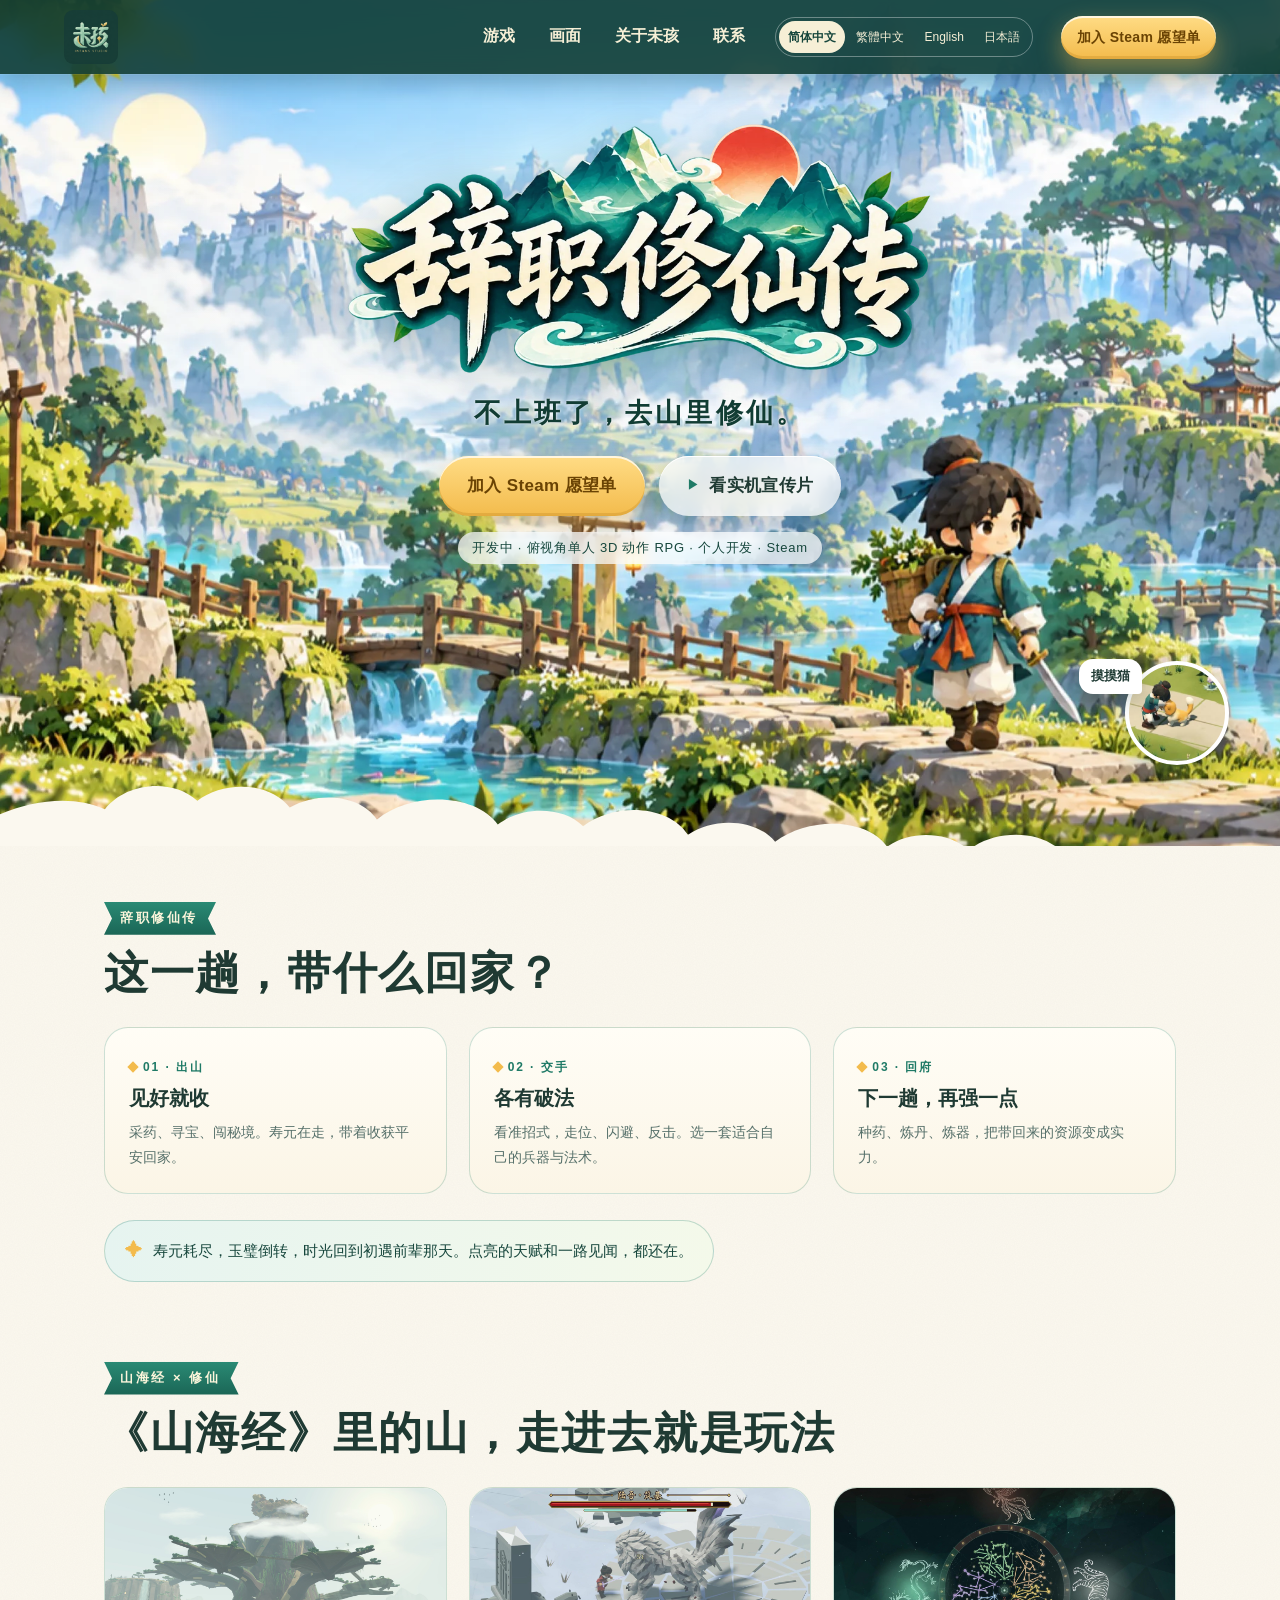
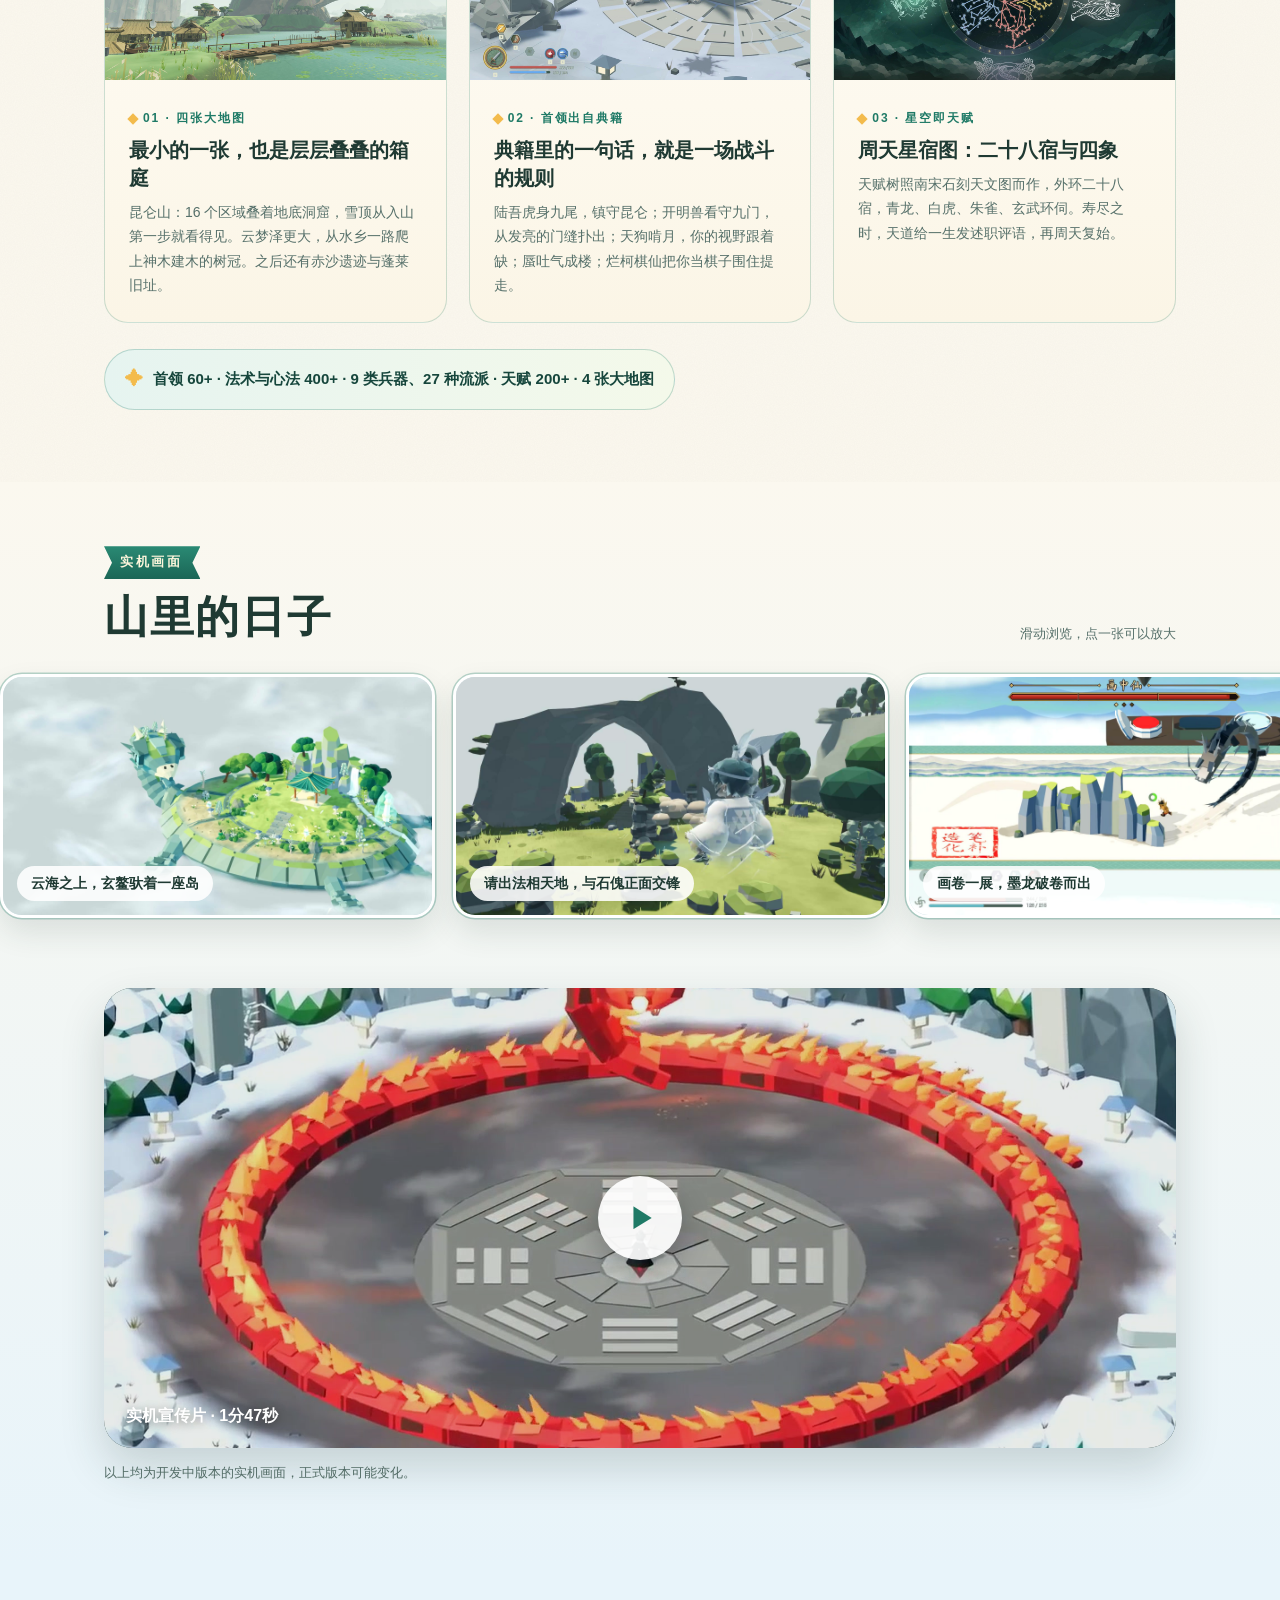
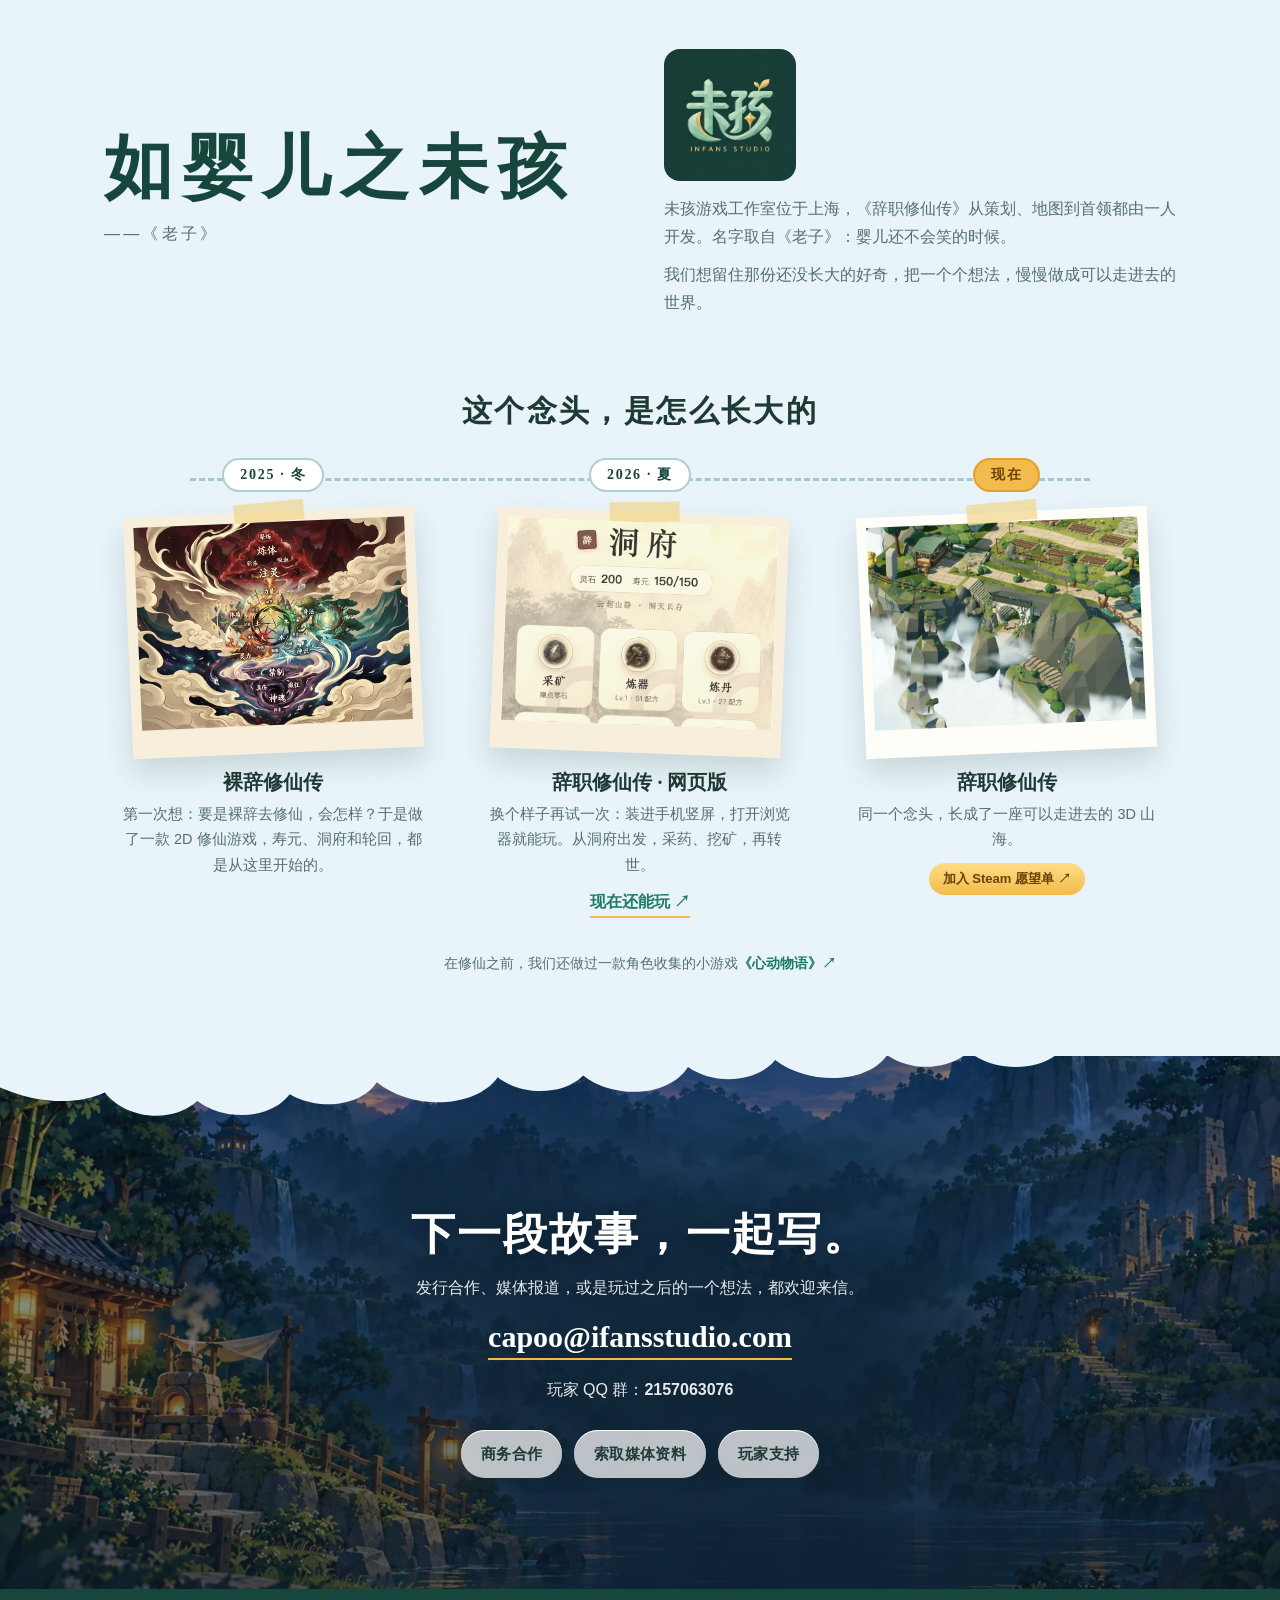
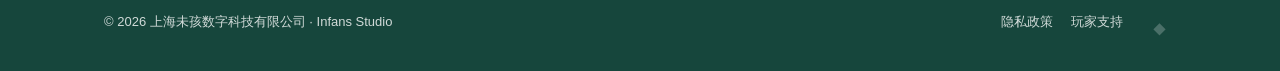
<file: index.html>
<!doctype html>
<html lang="zh-CN">
<head>
  <meta charset="utf-8">
  <meta name="viewport" content="width=device-width, initial-scale=1, viewport-fit=cover">
  <link rel="canonical" href="https://www.ifansstudio.com/">
  <meta property="og:title" content="未孩游戏工作室 · 辞职修仙传" data-i18n-content="meta.ogTitle">
  <meta property="og:description" content="不上班了，去山里修仙。看看最新实机画面，把《辞职修仙传》加入 Steam 愿望单。" data-i18n-content="meta.ogDescription">
  <meta property="og:image" content="https://www.ifansstudio.com/home/assets/keyart-1920.webp">
  <meta property="og:url" content="https://www.ifansstudio.com/">
  <meta name="theme-color" content="#eaf5fa">
  <meta name="description" content="未孩游戏工作室 Infans Studio，《辞职修仙传》开发工作室。不上班了，去《山海经》的山里修仙：一款俯视角单人 3D 动作 RPG，个人开发。" data-i18n-content="meta.description">
  <title data-i18n="meta.title">未孩游戏工作室 Infans Studio · 辞职修仙传</title>
  <link rel="icon" href="favicon.png?v=20261011a" type="image/png">
  <link rel="icon" href="favicon-32.png?v=20261011a" sizes="32x32" type="image/png">
  <link rel="icon" href="favicon-16.png?v=20261011a" sizes="16x16" type="image/png">
  <link rel="apple-touch-icon" href="apple-touch-icon.png?v=20261011a" sizes="180x180">
  <link rel="preload" as="image" href="home/assets/keyart-1920.webp" imagesrcset="home/assets/keyart-1280.webp 1280w, home/assets/keyart-1920.webp 1920w, home/assets/keyart-2560.webp 2560w, home/assets/keyart-3840.webp 3840w" imagesizes="max(100vw, 300svh)">
  <link rel="stylesheet" href="home/style.css?v=20261111-myth">
</head>
<body>
  <a class="skip" href="#game" data-i18n="skip">跳到主要内容</a>

  <header class="bar" id="bar">
    <a class="bar-logo" href="#top" aria-label="未孩游戏首页" data-i18n-aria-label="nav.home"><img src="home/assets/studio-logo.png" width="1254" height="1254" alt="未孩游戏工作室 Infans Studio" data-i18n-alt="brand.alt"></a>
    <nav class="bar-nav" aria-label="主导航" data-i18n-aria-label="nav.label">
      <a href="#game" data-i18n="nav.game">游戏</a>
      <a href="#shots" data-i18n="nav.shots">画面</a>
      <a href="#studio" data-i18n="nav.studio">关于未孩</a>
      <a href="#contact" data-i18n="nav.contact">联系</a>
    </nav>
    <div class="language-switch" role="group" aria-label="网页语言" data-i18n-aria-label="language.label" hidden>
      <button type="button" data-language="zh-CN" lang="zh-CN" aria-pressed="true">简体中文</button>
      <button type="button" data-language="zh-TW" lang="zh-TW" aria-pressed="false">繁體中文</button>
      <button type="button" data-language="en" lang="en" aria-pressed="false">English</button>
      <button type="button" data-language="ja" lang="ja" aria-pressed="false">日本語</button>
    </div>
    <a class="pill pill-gold bar-steam" data-steam href="https://store.steampowered.com/app/5371020/?l=schinese" target="_blank" rel="noopener" aria-label="加入 Steam 愿望单" data-i18n-aria-label="wishlist"><span class="bar-cta-full" data-i18n="wishlist">加入 Steam 愿望单</span><span class="bar-cta-short" aria-hidden="true">Steam ↗</span></a>
  </header>

  <main id="top">
    <!-- 首屏：Steam 主视觉＋正式字标 -->
    <section class="hero" aria-labelledby="hero-title">
      <img class="hero-art" src="home/assets/keyart-1920.webp" srcset="home/assets/keyart-1280.webp 1280w, home/assets/keyart-1920.webp 1920w, home/assets/keyart-2560.webp 2560w, home/assets/keyart-3840.webp 3840w" sizes="max(100vw, 300svh)" width="3840" height="1240" alt="晴天的青绿山水间，背着竹篓的少年修士走在石桥边，远处是瀑布、石峰和洞府" data-i18n-alt="hero.art" fetchpriority="high">
      <div class="hero-veil" aria-hidden="true"></div>
      <div class="petals" aria-hidden="true"><i style="--x:8%;--d:0s;--t:13s;--s:1"></i><i style="--x:19%;--d:-6s;--t:16s;--s:0.8"></i><i style="--x:31%;--d:-3s;--t:12s;--s:1.1"></i><i style="--x:44%;--d:-9s;--t:18s;--s:0.7"></i><i style="--x:57%;--d:-1s;--t:14s;--s:0.9"></i><i style="--x:66%;--d:-12s;--t:17s;--s:1"></i><i style="--x:74%;--d:-5s;--t:13s;--s:0.8"></i><i style="--x:83%;--d:-8s;--t:15s;--s:1.2"></i><i style="--x:91%;--d:-2s;--t:19s;--s:0.9"></i><i style="--x:38%;--d:-14s;--t:16s;--s:0.75"></i></div>
      <div class="hero-copy">
        <h1 id="hero-title"><img class="hero-logo" id="hero-logo" src="home/assets/logo-zh.webp" srcset="home/assets/logo-zh.webp 960w, home/assets/logo-zh-1280.webp 1280w" sizes="min(600px, 84vw)" width="1280" height="600" alt="辞职修仙传" data-i18n-alt="hero.logo"><span class="hero-name" data-i18n="game.name">辞职修仙传</span></h1>
        <p class="hero-line" data-i18n="hero.line">不上班了，去山里修仙。</p>
        <div class="hero-actions">
          <a class="pill pill-gold pill-lg" data-steam href="https://store.steampowered.com/app/5371020/?l=schinese" target="_blank" rel="noopener" data-i18n="wishlist">加入 Steam 愿望单</a>
          <button type="button" class="pill pill-glass pill-lg" data-trailer><span class="play" aria-hidden="true">▶</span><span data-i18n="trailer.watch">看实机宣传片</span></button>
        </div>
        <p class="hero-meta" data-i18n="hero.meta">开发中 · 俯视角单人 3D 动作 RPG · 个人开发 · Steam</p>
      </div>

      <!-- 小互动：摸摸猫 -->
      <button type="button" class="pet" id="pet" aria-label="摸摸猫" data-i18n-aria-label="pet.label">
        <img src="home/assets/shot-cat.jpg" width="400" height="400" alt="">
        <span class="pet-bubble" id="pet-bubble" data-i18n="pet.label">摸摸猫</span>
      </button>
      <svg class="cloud-edge" viewBox="0 0 1440 90" preserveAspectRatio="none" aria-hidden="true"><path d="M0 90V52c40-18 84-22 118-6 22-30 74-38 104-10 30-24 82-22 104 8 34-20 80-14 98 14 40-34 112-30 136 6 26-22 74-22 96 2 34-28 96-26 118 10 30-22 78-18 98 8 38-30 104-28 126 6 26-20 70-18 92 4 30-26 86-24 108 6 24-16 64-14 82 6 30-20 74-20 96 4 22-14 46-16 64-10V90Z"/></svg>
    </section>

    <!-- 玩法循环：照 Steam 送审文案 -->
    <span id="games" aria-hidden="true"></span>
    <section class="loop" id="game" aria-labelledby="loop-title">
      <div class="wrap">
        <p class="kicker"><span data-i18n="game.name">辞职修仙传</span></p>
        <h2 id="loop-title" data-i18n="loop.title">这一趟，带什么回家？</h2>
        <div class="cards">
          <article class="card">
            <div class="card-body"><span class="num" data-i18n="loop.out">01 · 出山</span><h3 data-i18n="loop.outTitle">见好就收</h3><p data-i18n="loop.outBody">采药、寻宝、闯秘境。寿元在走，带着收获平安回家。</p></div>
          </article>
          <article class="card">
            <div class="card-body"><span class="num" data-i18n="loop.fight">02 · 交手</span><h3 data-i18n="loop.fightTitle">各有破法</h3><p data-i18n="loop.fightBody">看准招式，走位、闪避、反击。选一套适合自己的兵器与法术。</p></div>
          </article>
          <article class="card">
            <div class="card-body"><span class="num" data-i18n="loop.home">03 · 回府</span><h3 data-i18n="loop.homeTitle">下一趟，再强一点</h3><p data-i18n="loop.homeBody">种药、炼丹、炼器，把带回来的资源变成实力。</p></div>
          </article>
        </div>
        <p class="rebirth"><span aria-hidden="true">✦</span><span data-i18n="loop.rebirth">寿元耗尽，玉璧倒转，时光回到初遇前辈那天。点亮的天赋和一路见闻，都还在。</span></p>
      </div>
    </section>

    <!-- 山海经 × 修仙：地图、首领、星宿（2026-11-11 按 TIGS 附件口径补） -->
    <section class="loop myth" id="myth" aria-labelledby="myth-title">
      <div class="wrap">
        <p class="kicker"><span data-i18n="myth.kicker">山海经 × 修仙</span></p>
        <h2 id="myth-title" data-i18n="myth.title">《山海经》里的山，走进去就是玩法</h2>
        <div class="cards">
          <article class="card">
            <button type="button" class="card-pic" data-zoom="myth-maps.jpg"><img src="home/assets/myth-maps.jpg" width="1280" height="720" alt="云梦泽：水乡之上的巨树建木" data-i18n-alt="myth.mapsAlt" loading="lazy"></button>
            <div class="card-body"><span class="num" data-i18n="myth.mapsNum">01 · 四张大地图</span><h3 data-i18n="myth.mapsTitle">最小的一张，也是层层叠叠的箱庭</h3><p data-i18n="myth.mapsBody">昆仑山：16 个区域叠着地底洞窟，雪顶从入山第一步就看得见。云梦泽更大，从水乡一路爬上神木建木的树冠。之后还有赤沙遗迹与蓬莱旧址。</p></div>
          </article>
          <article class="card">
            <button type="button" class="card-pic" data-zoom="myth-luwu.jpg"><img src="home/assets/myth-luwu.jpg" width="1280" height="720" alt="昆仑山顶的首领陆吾" data-i18n-alt="myth.bossAlt" loading="lazy"></button>
            <div class="card-body"><span class="num" data-i18n="myth.bossNum">02 · 首领出自典籍</span><h3 data-i18n="myth.bossTitle">典籍里的一句话，就是一场战斗的规则</h3><p data-i18n="myth.bossBody">陆吾虎身九尾，镇守昆仑；开明兽看守九门，从发亮的门缝扑出；天狗啃月，你的视野跟着缺；蜃吐气成楼；烂柯棋仙把你当棋子围住提走。</p></div>
          </article>
          <article class="card">
            <button type="button" class="card-pic" data-zoom="myth-stars.jpg"><img src="home/assets/myth-stars.jpg" width="1280" height="720" alt="周天星宿图：天赋树与四象" data-i18n-alt="myth.starAlt" loading="lazy"></button>
            <div class="card-body"><span class="num" data-i18n="myth.starNum">03 · 星空即天赋</span><h3 data-i18n="myth.starTitle">周天星宿图：二十八宿与四象</h3><p data-i18n="myth.starBody">天赋树照南宋石刻天文图而作，外环二十八宿，青龙、白虎、朱雀、玄武环伺。寿尽之时，天道给一生发述职评语，再周天复始。</p></div>
          </article>
        </div>
        <p class="rebirth myth-stats"><span aria-hidden="true">✦</span><span data-i18n="myth.stats">首领 60+ · 法术与心法 400+ · 9 类兵器、27 种流派 · 天赋 200+ · 4 张大地图</span></p>
      </div>
    </section>

    <!-- 实机画面 -->
    <section class="shots" id="shots" aria-labelledby="shots-title">
      <div class="wrap shots-head">
        <div><p class="kicker"><span data-i18n="shots.kicker">实机画面</span></p><h2 id="shots-title" data-i18n="shots.title">山里的日子</h2></div>
        <p class="shots-hint" data-i18n="shots.hint">滑动浏览，点一张可以放大</p>
      </div>
      <div class="marquee" id="marquee"><div class="track" id="track">
        <button type="button" class="shot" data-zoom="shot-xuanao.jpg"><img src="home/assets/shot-xuanao.jpg" width="1920" height="1080" alt="玄鳌驮岛首领战，巨兽背上的亭台楼阁" data-i18n-alt="shots.xuanao.alt" loading="lazy"><span data-i18n="shots.xuanao">云海之上，玄鳌驮着一座岛</span></button>
        <button type="button" class="shot" data-zoom="shot-shikui.jpg"><img src="home/assets/shot-shikui.jpg" width="1920" height="1080" alt="法相天地与巨大的石傀首领交战" data-i18n-alt="shots.shikui.alt" loading="lazy"><span data-i18n="shots.shikui">请出法相天地，与石傀正面交锋</span></button>
        <button type="button" class="shot" data-zoom="shot-molong.jpg"><img src="home/assets/shot-molong.jpg" width="1920" height="1080" alt="画中仙秘境中，墨龙从画卷冲出" data-i18n-alt="shots.molong.alt" loading="lazy"><span data-i18n="shots.molong">画卷一展，墨龙破卷而出</span></button>
        <button type="button" class="shot" data-zoom="shot-lantern.jpg"><img src="home/assets/shot-lantern.jpg" width="1920" height="1080" alt="走马灯秘境中的七张剪纸人影" data-i18n-alt="shots.lantern.alt" loading="lazy"><span data-i18n="shots.lantern">纸轮一转，满堂剪纸人影站起</span></button>
        <button type="button" class="shot" data-zoom="shot-lanke.jpg"><img src="home/assets/shot-lanke.jpg" width="1920" height="1080" alt="烂柯秘境中，红叶环绕棋盘" data-i18n-alt="shots.lanke.alt" loading="lazy"><span data-i18n="shots.lanke">一局未完，山中已是秋色</span></button>
        <button type="button" class="shot" data-zoom="shot-qingniu.jpg"><img src="home/assets/shot-qingniu.jpg" width="1920" height="1080" alt="青牛峰的洞府、药田与云海全景" data-i18n-alt="shots.qingniu.alt" loading="lazy"><span data-i18n="shots.qingniu">云海环抱，洞府就是家</span></button>
        <button type="button" class="shot" data-zoom="shot-atlas.jpg"><img src="home/assets/shot-atlas.jpg" width="1920" height="1080" alt="昆仑山的游戏内舆图" data-i18n-alt="shots.atlas.alt" loading="lazy"><span data-i18n="shots.atlas">沿着舆图，走向更远的山河</span></button>
        <button type="button" class="shot" data-zoom="shot-cat.jpg"><img src="home/assets/shot-cat.jpg" width="1920" height="1080" alt="主角在药田边摸橘白猫" data-i18n-alt="shots.cat.alt" loading="lazy"><span data-i18n="shots.cat">回到药田旁，摸摸一路相伴的猫</span></button>
        <button type="button" class="shot" data-zoom="shot-spells.jpg"><img src="home/assets/shot-spells.jpg" width="1920" height="1080" alt="游戏内角色法术配置界面" data-i18n-alt="shots.spells.alt" loading="lazy"><span data-i18n="shots.spells">这一世，试试另一种打法</span></button>
      </div></div>
      <div class="wrap">
        <button type="button" class="trailer" data-trailer aria-label="播放实机宣传片" data-i18n-aria-label="trailer.play">
          <img src="home/assets/trailer-poster.jpg" width="1920" height="1080" alt="" loading="lazy">
          <span class="trailer-play" aria-hidden="true">▶</span>
          <span class="trailer-cap" data-i18n="trailer.caption">实机宣传片 · 1分46秒</span>
        </button>
        <p class="note" data-i18n="shots.note">以上均为开发中版本的实机画面，正式版本可能变化。</p>
      </div>
    </section>

    <!-- 工作室 -->
    <section class="studio" id="studio" aria-labelledby="studio-title">
      <div class="wrap studio-grid">
        <div class="motto">
          <h2 id="studio-title" data-i18n="studio.motto">如婴儿之未孩</h2>
          <p class="motto-src" data-i18n="studio.source">——《老子》</p>
        </div>
        <div class="studio-copy">
          <img class="studio-logo" src="home/assets/studio-logo.png" width="1254" height="1254" alt="未孩游戏工作室 Infans Studio" data-i18n-alt="brand.alt" loading="lazy">
          <p data-i18n="studio.intro">未孩游戏工作室位于上海，《辞职修仙传》从策划、地图到首领都由一人开发。名字取自《老子》：婴儿还不会笑的时候。</p>
          <p data-i18n="studio.belief">我们想留住那份还没长大的好奇，把一个个想法，慢慢做成可以走进去的世界。</p>
        </div>
      </div>
      <div class="wrap">
        <h3 class="past-title"><span data-i18n="story.title">这个念头，是怎么长大的</span></h3>
        <ol class="story">
          <li class="chapter old">
            <span class="when" data-i18n="story.winter">2025 · 冬</span>
            <figure class="photo tilt-l"><img src="home/assets/old-luoci.webp" width="640" height="372" alt="《裸辞修仙传》早期画面" data-i18n-alt="story.oldAlt" loading="lazy"></figure>
            <h4 data-i18n="story.oldName">裸辞修仙传</h4>
            <p data-i18n="story.oldBody">第一次想：要是裸辞去修仙，会怎样？于是做了一款 2D 修仙游戏，寿元、洞府和轮回，都是从这里开始的。</p>
          </li>
          <li class="chapter old">
            <span class="when" data-i18n="story.summer">2026 · 夏</span>
            <figure class="photo tilt-r portrait"><img src="home/assets/old-web-home.webp" width="780" height="1688" alt="《辞职修仙传》网页版首页：水墨山水中的洞府" data-i18n-alt="story.webAlt" loading="lazy"></figure>
            <h4 data-i18n="story.webName">辞职修仙传 · 网页版</h4>
            <p data-i18n="story.webBody">换个样子再试一次：装进手机竖屏，打开浏览器就能玩。从洞府出发，采药、挖矿，再转世。</p>
            <a class="story-link" href="https://www.ifansstudio.com/games/resign-to-cultivate/" target="_blank" rel="noopener" data-i18n="story.webPlay">现在还能玩 ↗</a>
          </li>
          <li class="chapter now">
            <span class="when" data-i18n="story.now">现在</span>
            <figure class="photo tilt-l"><img src="home/assets/shot-qingniu.jpg" width="1280" height="720" alt="《辞职修仙传》青牛峰洞府实机全景" data-i18n-alt="story.currentAlt" loading="lazy"></figure>
            <h4 data-i18n="game.name">辞职修仙传</h4>
            <p data-i18n="story.currentBody">同一个念头，长成了一座可以走进去的 3D 山海。</p>
            <a class="story-badge" href="https://store.steampowered.com/app/5371020/?l=schinese" target="_blank" rel="noopener" data-i18n="wishlist.arrow">加入 Steam 愿望单 ↗</a>
          </li>
        </ol>
        <p class="story-foot"><span data-i18n="story.earlier">在修仙之前，我们还做过一款角色收集的小游戏</span><a href="https://capoofun.itch.io/heartbeat" target="_blank" rel="noopener" data-i18n="story.heartbeat">《心动物语》↗</a></p>
      </div>
    </section>

    <!-- 联系 -->
    <section class="contact" id="contact" aria-labelledby="contact-title">
      <svg class="cloud-edge top" viewBox="0 0 1440 90" preserveAspectRatio="none" aria-hidden="true"><path d="M0 90V52c40-18 84-22 118-6 22-30 74-38 104-10 30-24 82-22 104 8 34-20 80-14 98 14 40-34 112-30 136 6 26-22 74-22 96 2 34-28 96-26 118 10 30-22 78-18 98 8 38-30 104-28 126 6 26-20 70-18 92 4 30-26 86-24 108 6 24-16 64-14 82 6 30-20 74-20 96 4 22-14 46-16 64-10V90Z"/></svg>
      <img class="contact-art" src="home/assets/dusk.webp" width="1438" height="810" alt="" loading="lazy">
      <div class="wrap contact-inner">
        <h2 id="contact-title" data-i18n="contact.title">下一段故事，一起写。</h2>
        <p data-i18n="contact.body">发行合作、媒体报道，或是玩过之后的一个想法，都欢迎来信。</p>
        <a class="mail" href="mailto:capoo@ifansstudio.com">capoo@ifansstudio.com</a>
        <p class="community"><span data-i18n="contact.qq">玩家 QQ 群：</span><strong>2157063076</strong></p>
        <div class="contact-pills">
          <a class="pill pill-glass" href="mailto:capoo@ifansstudio.com?subject=%E5%AE%98%E7%BD%91%E6%9D%A5%E4%BF%A1%EF%BD%9C%E5%95%86%E5%8A%A1%E5%90%88%E4%BD%9C" data-i18n="contact.business">商务合作</a>
          <a class="pill pill-glass" href="mailto:capoo@ifansstudio.com?subject=%E5%AE%98%E7%BD%91%E6%9D%A5%E4%BF%A1%EF%BD%9C%E7%B4%A2%E5%8F%96%E5%AA%92%E4%BD%93%E8%B5%84%E6%96%99" data-i18n="contact.press">索取媒体资料</a>
          <a class="pill pill-glass" href="https://www.ifansstudio.com/support.html" target="_blank" rel="noopener" data-i18n="support">玩家支持</a>
        </div>
    </section>
  </main>

  <footer class="foot">
    <div class="wrap foot-inner">
      <span data-i18n="footer.company">© 2026 上海未孩数字科技有限公司 · Infans Studio</span>
      <span class="foot-links"><a href="https://www.ifansstudio.com/privacy.html" target="_blank" rel="noopener" data-i18n="privacy">隐私政策</a><a href="https://www.ifansstudio.com/support.html" target="_blank" rel="noopener" data-i18n="support">玩家支持</a><a href="games/raid-leader/" rel="nofollow" aria-hidden="true" tabindex="-1" style="opacity:.28;padding:8px 10px;margin-left:2px;text-decoration:none">◆</a></span>
    </div>
  </footer>
  <dialog class="viewer" id="viewer"><button type="button" class="viewer-x" data-close aria-label="关闭" data-i18n-aria-label="viewer.close">×</button><div class="viewer-body" id="viewer-body"></div></dialog>

  <script src="home/i18n.js?v=20261114-trailer" defer></script>
  <script src="home/main.js?v=20261114-trailer" defer></script>
</body>
</html>
</file>
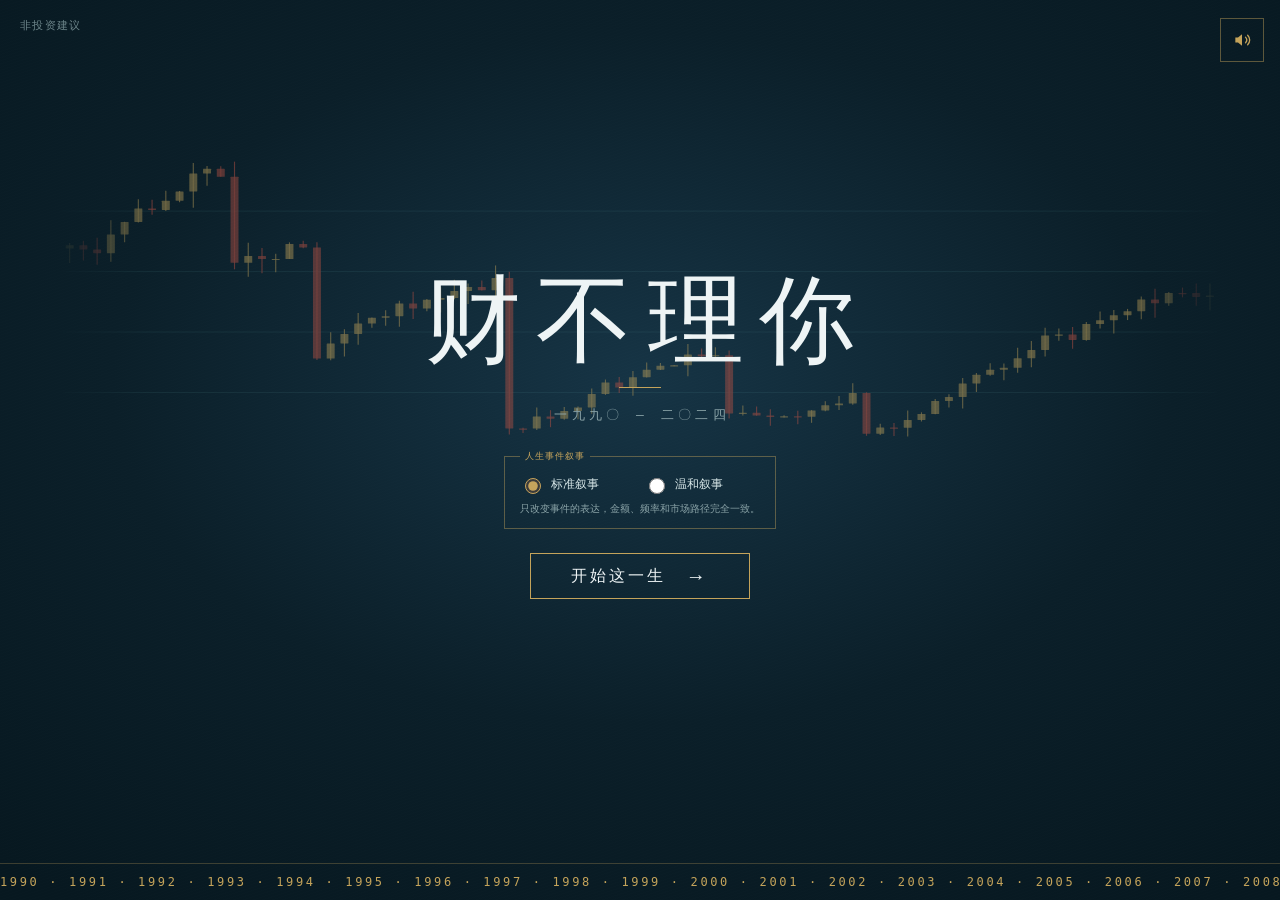
<file: games/no-interest/index.html>
<!doctype html>
<html lang="zh-CN">
  <head>
    <meta charset="UTF-8" />
    <meta name="viewport" content="width=device-width, initial-scale=1.0" />
    <meta
      name="description"
      content="财不理你（No Interest）：在真实年代设定中管理一生现金流与资产配置的金融教育策略游戏。非投资建议。"
    />
    <meta name="theme-color" content="#102b3a" />
    <title>财不理你</title>
    <script type="module" crossorigin src="/games/no-interest/assets/index-CbOwFhEL.js"></script>
    <link rel="stylesheet" crossorigin href="/games/no-interest/assets/index-Q10zJNnN.css">
  </head>
  <body>
    <div id="root"></div>
  </body>
</html>
</file>
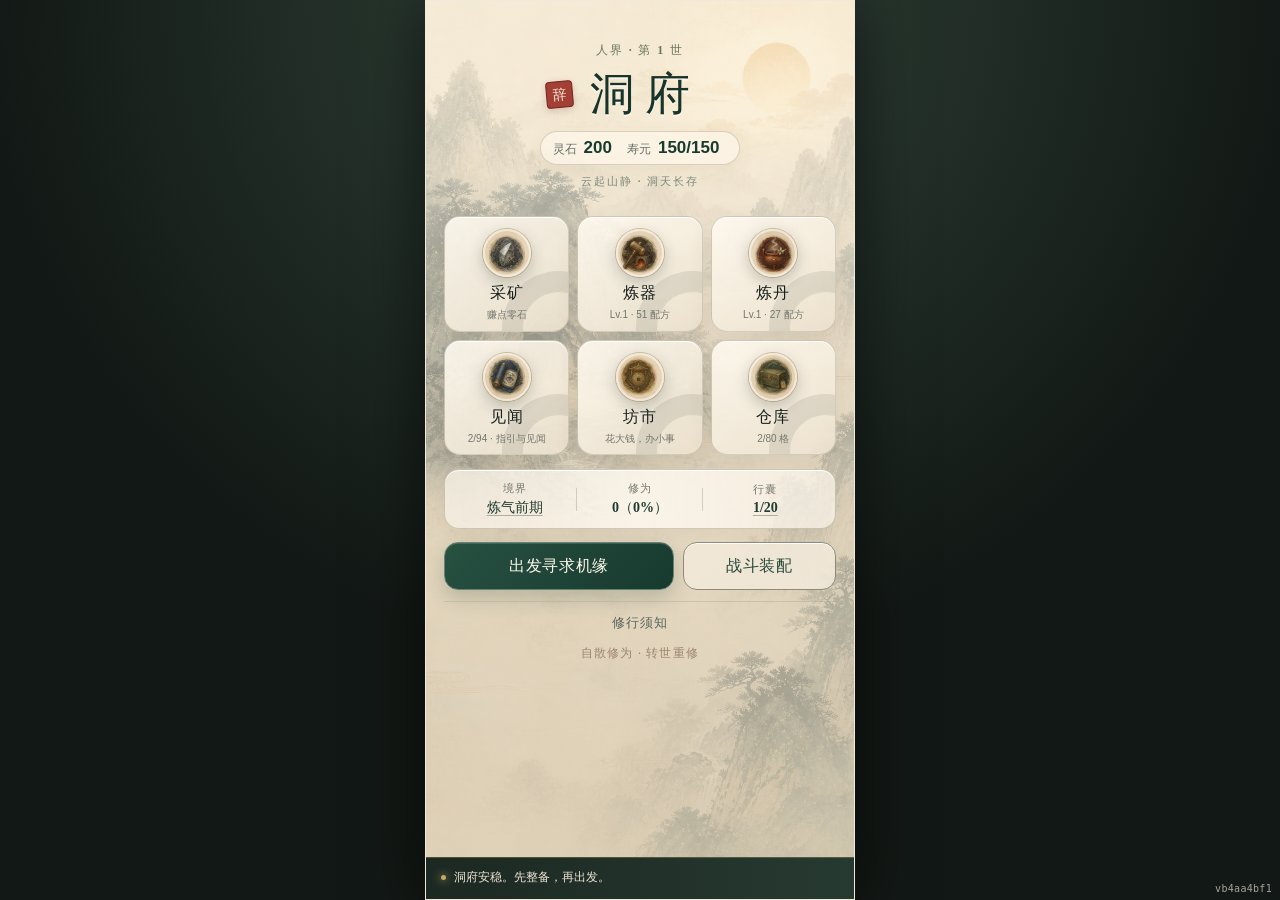
<file: games/resign-to-cultivate/index.html>
<!doctype html>
<html lang="zh-CN">
  <head>
    <meta charset="UTF-8" />
    <meta name="viewport" content="width=device-width, initial-scale=1, maximum-scale=1, minimum-scale=1, user-scalable=no, viewport-fit=cover" />
    <meta name="theme-color" content="#17201c" />
    <meta name="apple-mobile-web-app-capable" content="yes" />
    <meta name="apple-mobile-web-app-status-bar-style" content="black-translucent" />
    <meta name="apple-mobile-web-app-title" content="辞职修仙传" />
    <meta name="mobile-web-app-capable" content="yes" />
    <meta name="format-detection" content="telephone=no" />
    <style>
      html, body { touch-action: manipulation; overscroll-behavior: none; }
    </style>
    <meta name="description" content="竖屏网页修仙肉鸽：洞府备战、格子探索、CD 自动战斗与跨世轮回。" />
    <!-- 微信/iOS 分享预览要求绝对 HTTPS；相对路径会被忽略成默认链环图标 -->
    <meta property="og:type" content="website" />
    <meta property="og:locale" content="zh_CN" />
    <meta property="og:site_name" content="辞职修仙传" />
    <meta property="og:url" content="https://www.ifansstudio.com/games/resign-to-cultivate/" />
    <meta property="og:title" content="辞职修仙传 · 人界篇 Demo" />
    <meta property="og:description" content="辞掉俗世工作，从一座洞府开始修仙。" />
    <meta property="og:image" content="https://www.ifansstudio.com/games/resign-to-cultivate/og-icon.jpg" />
    <meta property="og:image:secure_url" content="https://www.ifansstudio.com/games/resign-to-cultivate/og-icon.jpg" />
    <meta property="og:image:type" content="image/jpeg" />
    <meta property="og:image:width" content="600" />
    <meta property="og:image:height" content="600" />
    <meta property="og:image:alt" content="辞职修仙传" />
    <meta itemprop="name" content="辞职修仙传 · 人界篇 Demo" />
    <meta itemprop="description" content="辞掉俗世工作，从一座洞府开始修仙。" />
    <meta itemprop="image" content="https://www.ifansstudio.com/games/resign-to-cultivate/og-icon.jpg" />
    <link rel="image_src" href="https://www.ifansstudio.com/games/resign-to-cultivate/og-icon.jpg" />
    <meta name="twitter:card" content="summary" />
    <meta name="twitter:title" content="辞职修仙传 · 人界篇 Demo" />
    <meta name="twitter:description" content="洞府备战、格子探索、CD 自动战斗与跨世轮回。" />
    <meta name="twitter:image" content="https://www.ifansstudio.com/games/resign-to-cultivate/og-icon.jpg" />
    <link rel="apple-touch-icon" href="/games/resign-to-cultivate/icon-192.png" />
    <link rel="icon" type="image/png" href="/games/resign-to-cultivate/favicon.png" />
    <title>辞职修仙传</title>
    <script type="module" crossorigin src="/games/resign-to-cultivate/assets/index-C20_2yT0.js"></script>
    <link rel="modulepreload" crossorigin href="/games/resign-to-cultivate/assets/react-vendor-a9urCwlR.js">
    <link rel="stylesheet" crossorigin href="/games/resign-to-cultivate/assets/index-CoXdT_f_.css">
  <link rel="manifest" href="/games/resign-to-cultivate/manifest.webmanifest"></head>
  <body>
    <div id="root"></div>
  </body>
</html>
</file>
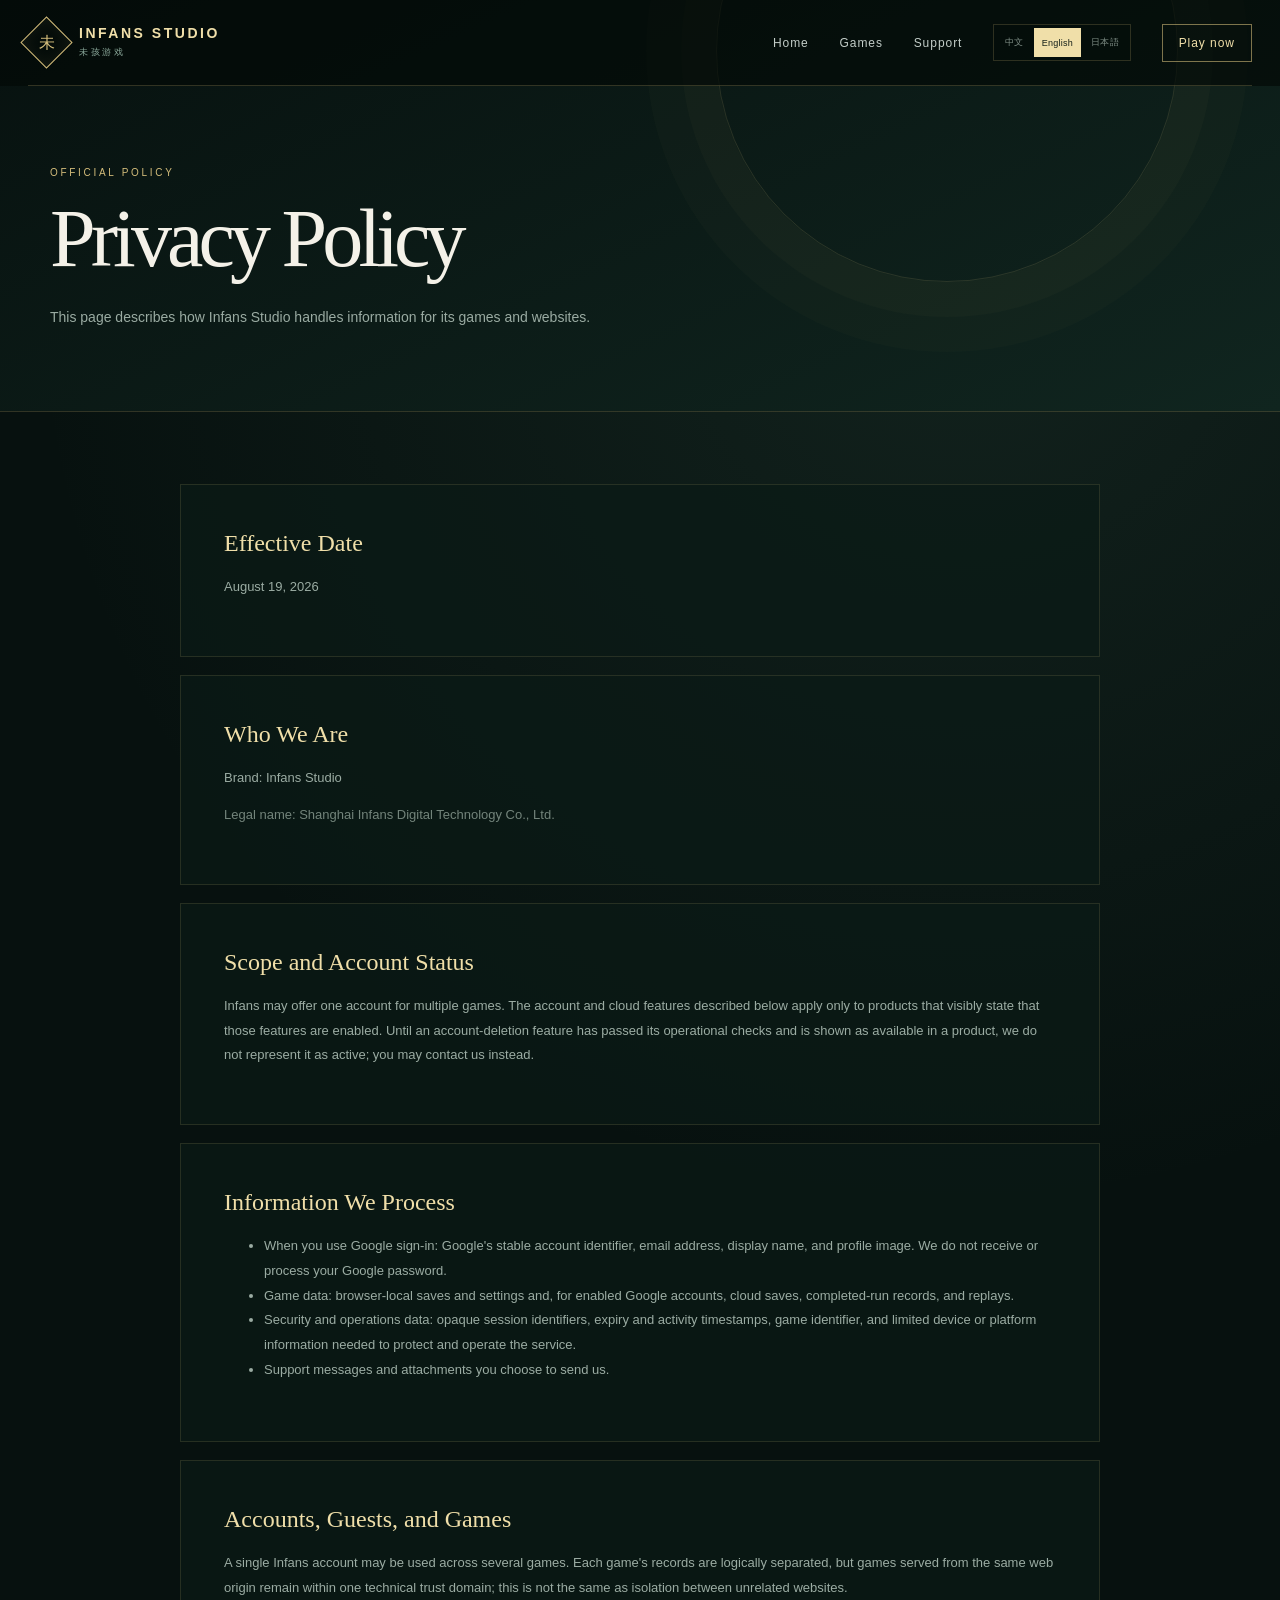
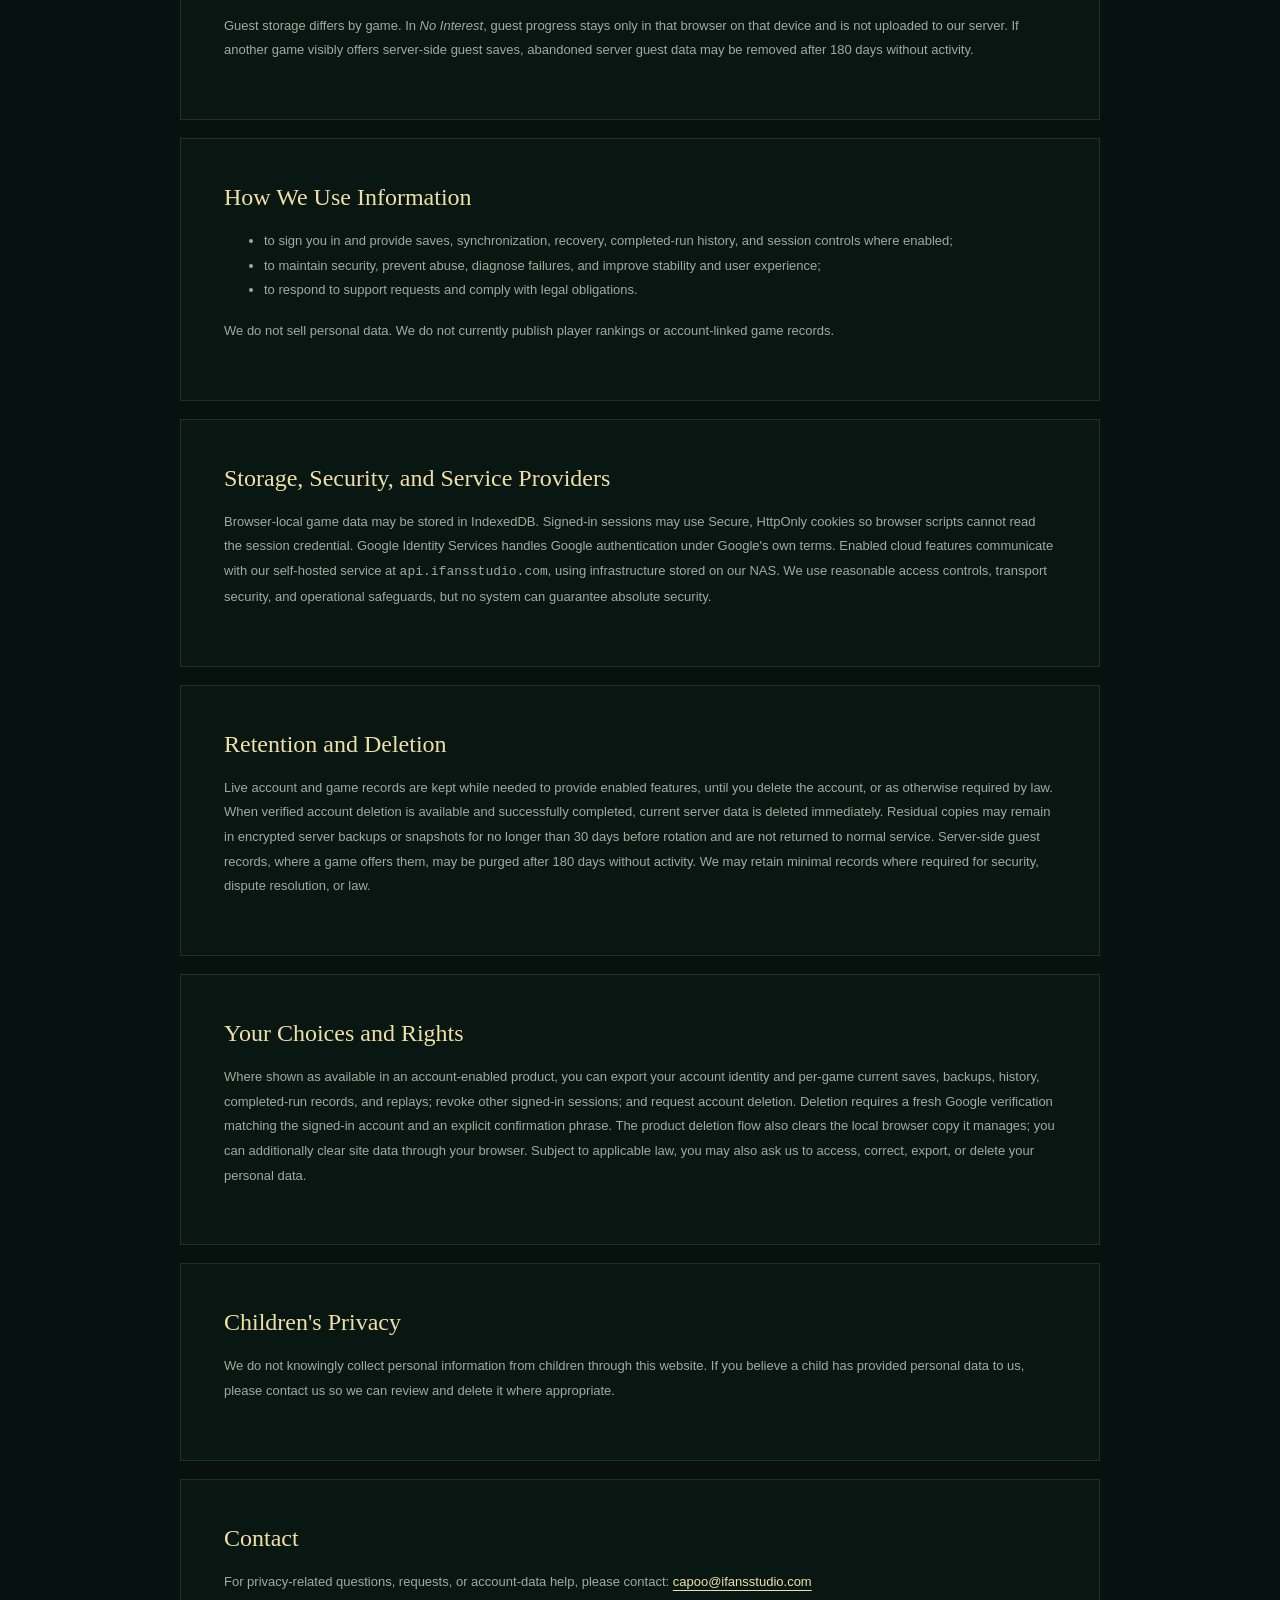
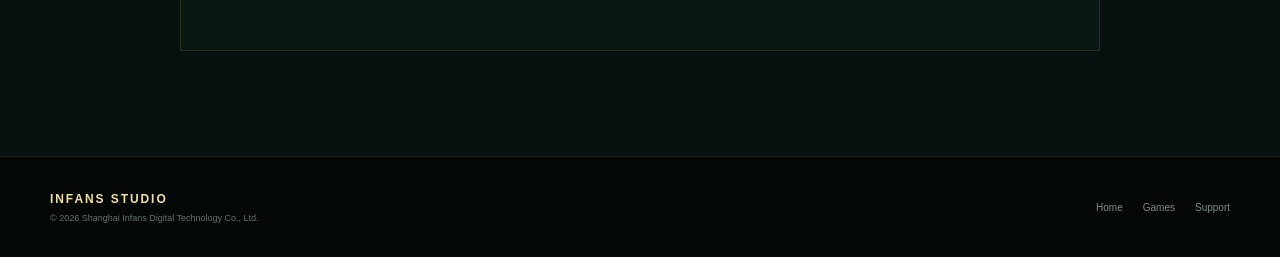
<file: privacy.html>
<!DOCTYPE html>
<html lang="en">
<head>
  <meta charset="UTF-8">
  <meta name="viewport" content="width=device-width, initial-scale=1.0, viewport-fit=cover">
  <meta name="theme-color" content="#07110f">
  <link rel="icon" type="image/png" sizes="32x32" href="favicon-32.png">
  <link rel="icon" type="image/png" sizes="16x16" href="favicon-16.png">
  <link rel="apple-touch-icon" sizes="180x180" href="apple-touch-icon.png">
  <meta name="description" content="Privacy policy for Infans Studio products and services.">
  <title>Privacy Policy | Infans Studio</title>
  <script>document.documentElement.classList.add('js');</script>
  <link rel="stylesheet" href="css/style.css?v=20260813-1">
</head>
<body class="subpage" data-page="privacy">
  <a class="skip-link" href="#main-content" data-i18n="common.skip">Skip to main content</a>
  <header class="subpage-header">
    <div class="site-header">
      <nav class="site-nav" aria-label="Official site navigation" data-i18n-aria="common.nav.label">
        <a class="brand" href="index.html" aria-label="Infans Studio home" data-i18n-aria="common.brand.home">
          <span class="brand-seal" aria-hidden="true"><span>未</span></span>
          <span class="brand-name"><strong>INFANS STUDIO</strong><small>未孩游戏</small></span>
        </a>
        <button class="nav-toggle" type="button" aria-expanded="false" aria-controls="site-menu"><span class="sr-only" data-i18n="common.nav.open">Open navigation</span><i></i><i></i></button>
        <div class="nav-links" id="site-menu">
          <a href="index.html" data-i18n="common.nav.home">Home</a>
          <a href="index.html#games" data-i18n="common.nav.games">Games</a>
          <a href="support.html" data-i18n="common.nav.support">Support</a>
          <div class="language-switcher" role="group" aria-label="Choose language" data-i18n-aria="common.language.label">
            <button type="button" data-language="zh-CN" lang="zh-CN">中文</button>
            <button type="button" data-language="en" lang="en">English</button>
            <button type="button" data-language="ja" lang="ja">日本語</button>
          </div>
          <a class="nav-cta" href="/games/resign-to-cultivate/" data-i18n="common.nav.play">Play now</a>
        </div>
      </nav>
    </div>
    <div class="subpage-hero">
      <p class="section-label">OFFICIAL POLICY</p>
      <h1 data-i18n="privacy.title">Privacy Policy</h1>
      <p data-i18n="privacy.hero">This page describes how Infans Studio handles information for its games and websites.</p>
    </div>
  </header>

  <main class="content-shell policy-layout" id="main-content" data-i18n-html="privacy.main">
    <section class="policy-card"><h2>Effective Date</h2><p>August 19, 2026</p></section>
    <section class="policy-card"><h2>Who We Are</h2><p>Brand: Infans Studio</p><p class="muted">Legal name: Shanghai Infans Digital Technology Co., Ltd.</p></section>
    <section class="policy-card"><h2>Scope and Account Status</h2><p>Infans may offer one account for multiple games. The account and cloud features described below apply only to products that visibly state that those features are enabled. Until an account-deletion feature has passed its operational checks and is shown as available in a product, we do not represent it as active; you may contact us instead.</p></section>
    <section class="policy-card"><h2>Information We Process</h2><ul><li>When you use Google sign-in: Google's stable account identifier, email address, display name, and profile image. We do not receive or process your Google password.</li><li>Game data: browser-local saves and settings and, for enabled Google accounts, cloud saves, completed-run records, and replays.</li><li>Security and operations data: opaque session identifiers, expiry and activity timestamps, game identifier, and limited device or platform information needed to protect and operate the service.</li><li>Support messages and attachments you choose to send us.</li></ul></section>
    <section class="policy-card"><h2>Accounts, Guests, and Games</h2><p>A single Infans account may be used across several games. Each game's records are logically separated, but games served from the same web origin remain within one technical trust domain; this is not the same as isolation between unrelated websites.</p><p>Guest storage differs by game. In <em>No Interest</em>, guest progress stays only in that browser on that device and is not uploaded to our server. If another game visibly offers server-side guest saves, abandoned server guest data may be removed after 180 days without activity.</p></section>
    <section class="policy-card"><h2>How We Use Information</h2><ul><li>to sign you in and provide saves, synchronization, recovery, completed-run history, and session controls where enabled;</li><li>to maintain security, prevent abuse, diagnose failures, and improve stability and user experience;</li><li>to respond to support requests and comply with legal obligations.</li></ul><p>We do not sell personal data. We do not currently publish player rankings or account-linked game records.</p></section>
    <section class="policy-card"><h2>Storage, Security, and Service Providers</h2><p>Browser-local game data may be stored in IndexedDB. Signed-in sessions may use Secure, HttpOnly cookies so browser scripts cannot read the session credential. Google Identity Services handles Google authentication under Google's own terms. Enabled cloud features communicate with our self-hosted service at <code>api.ifansstudio.com</code>, using infrastructure stored on our NAS. We use reasonable access controls, transport security, and operational safeguards, but no system can guarantee absolute security.</p></section>
    <section class="policy-card"><h2>Retention and Deletion</h2><p>Live account and game records are kept while needed to provide enabled features, until you delete the account, or as otherwise required by law. When verified account deletion is available and successfully completed, current server data is deleted immediately. Residual copies may remain in encrypted server backups or snapshots for no longer than 30 days before rotation and are not returned to normal service. Server-side guest records, where a game offers them, may be purged after 180 days without activity. We may retain minimal records where required for security, dispute resolution, or law.</p></section>
    <section class="policy-card"><h2>Your Choices and Rights</h2><p>Where shown as available in an account-enabled product, you can export your account identity and per-game current saves, backups, history, completed-run records, and replays; revoke other signed-in sessions; and request account deletion. Deletion requires a fresh Google verification matching the signed-in account and an explicit confirmation phrase. The product deletion flow also clears the local browser copy it manages; you can additionally clear site data through your browser. Subject to applicable law, you may also ask us to access, correct, export, or delete your personal data.</p></section>
    <section class="policy-card"><h2>Children's Privacy</h2><p>We do not knowingly collect personal information from children through this website. If you believe a child has provided personal data to us, please contact us so we can review and delete it where appropriate.</p></section>
    <section class="policy-card"><h2>Contact</h2><p>For privacy-related questions, requests, or account-data help, please contact: <a href="mailto:capoo@ifansstudio.com">capoo@ifansstudio.com</a></p></section>
  </main>

  <footer class="studio-footer">
    <div class="page-width footer-inner">
      <div><strong>INFANS STUDIO</strong><small data-i18n="common.footer.copyright">© 2026 Shanghai Infans Digital Technology Co., Ltd.</small></div>
      <nav aria-label="Footer navigation" data-i18n-aria="common.footer.label"><a href="index.html" data-i18n="common.nav.home">Home</a><a href="index.html#games" data-i18n="common.nav.games">Games</a><a href="support.html" data-i18n="common.nav.support">Support</a></nav>
    </div>
  </footer>
  <script src="js/i18n.js?v=20260813-1" defer></script>
  <script src="js/site.js?v=20260813-1" defer></script>
</body>
</html>
</file>
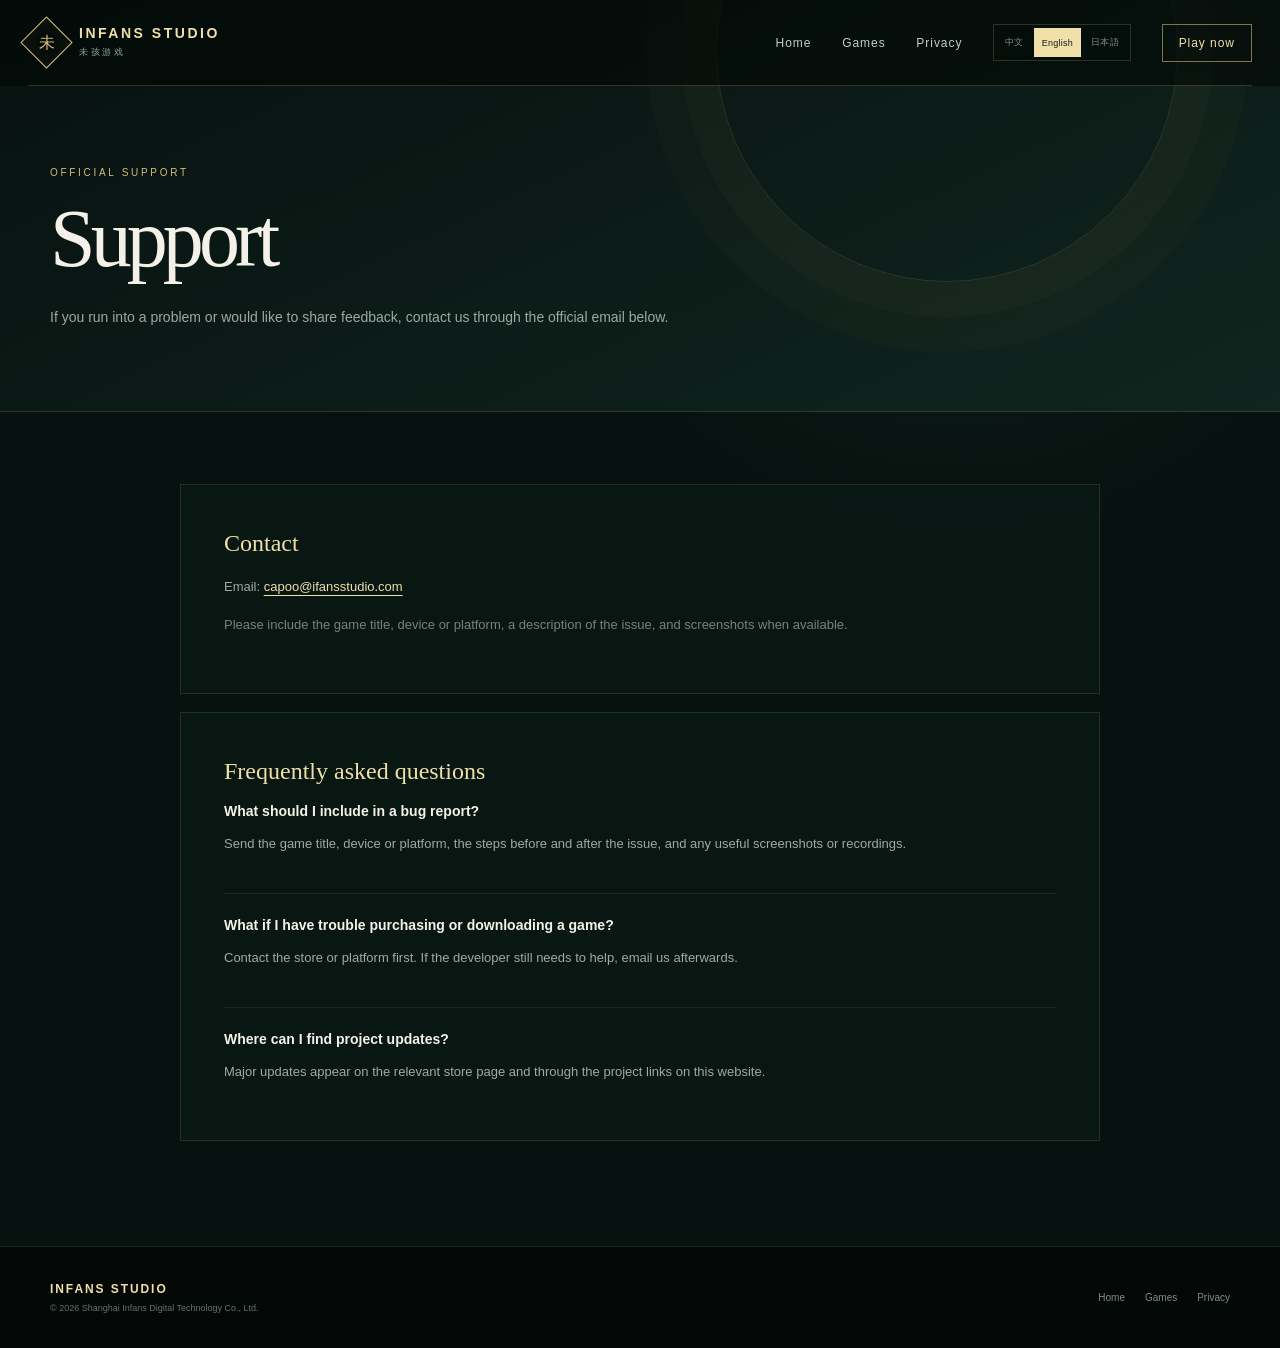
<file: support.html>
<!DOCTYPE html>
<html lang="en">
<head>
  <meta charset="UTF-8">
  <meta name="viewport" content="width=device-width, initial-scale=1.0, viewport-fit=cover">
  <meta name="theme-color" content="#07110f">
  <link rel="icon" type="image/png" sizes="32x32" href="favicon-32.png">
  <link rel="icon" type="image/png" sizes="16x16" href="favicon-16.png">
  <link rel="apple-touch-icon" sizes="180x180" href="apple-touch-icon.png">
  <meta name="description" content="Official support and contact information for Infans Studio games.">
  <title>Support | Infans Studio</title>
  <script>document.documentElement.classList.add('js');</script>
  <link rel="stylesheet" href="css/style.css?v=20260813-1">
</head>
<body class="subpage" data-page="support">
  <a class="skip-link" href="#main-content" data-i18n="common.skip">Skip to main content</a>
  <header class="subpage-header">
    <div class="site-header">
      <nav class="site-nav" aria-label="Official site navigation" data-i18n-aria="common.nav.label">
        <a class="brand" href="index.html" aria-label="Infans Studio home" data-i18n-aria="common.brand.home">
          <span class="brand-seal" aria-hidden="true"><span>未</span></span>
          <span class="brand-name"><strong>INFANS STUDIO</strong><small>未孩游戏</small></span>
        </a>
        <button class="nav-toggle" type="button" aria-expanded="false" aria-controls="site-menu"><span class="sr-only" data-i18n="common.nav.open">Open navigation</span><i></i><i></i></button>
        <div class="nav-links" id="site-menu">
          <a href="index.html" data-i18n="common.nav.home">Home</a>
          <a href="index.html#games" data-i18n="common.nav.games">Games</a>
          <a href="privacy.html" data-i18n="common.nav.privacy">Privacy</a>
          <div class="language-switcher" role="group" aria-label="Choose language" data-i18n-aria="common.language.label">
            <button type="button" data-language="zh-CN" lang="zh-CN">中文</button>
            <button type="button" data-language="en" lang="en">English</button>
            <button type="button" data-language="ja" lang="ja">日本語</button>
          </div>
          <a class="nav-cta" href="/games/resign-to-cultivate/" data-i18n="common.nav.play">Play now</a>
        </div>
      </nav>
    </div>
    <div class="subpage-hero">
      <p class="section-label">OFFICIAL SUPPORT</p>
      <h1 data-i18n="support.title">Support</h1>
      <p data-i18n="support.hero">If you run into a problem or would like to share feedback, contact us through the official email below.</p>
    </div>
  </header>

  <main class="content-shell support-layout" id="main-content" data-i18n-html="support.main">
    <section class="support-card">
      <h2>Contact</h2>
      <p>Email: <a href="mailto:capoo@ifansstudio.com">capoo@ifansstudio.com</a></p>
      <p class="muted">Please include the game title, device or platform, a description of the issue, and screenshots when available.</p>
    </section>

    <section class="support-card">
      <h2>Frequently asked questions</h2>
      <div class="faq-list">
        <article>
          <h3>What should I include in a bug report?</h3>
          <p>Send the game title, device or platform, the steps before and after the issue, and any useful screenshots or recordings.</p>
        </article>
        <article>
          <h3>What if I have trouble purchasing or downloading a game?</h3>
          <p>Contact the store or platform first. If the developer still needs to help, email us afterwards.</p>
        </article>
        <article>
          <h3>Where can I find project updates?</h3>
          <p>Major updates appear on the relevant store page and through the project links on this website.</p>
        </article>
      </div>
    </section>
  </main>

  <footer class="studio-footer">
    <div class="page-width footer-inner">
      <div><strong>INFANS STUDIO</strong><small data-i18n="common.footer.copyright">© 2026 Shanghai Infans Digital Technology Co., Ltd.</small></div>
      <nav aria-label="Footer navigation" data-i18n-aria="common.footer.label"><a href="index.html" data-i18n="common.nav.home">Home</a><a href="index.html#games" data-i18n="common.nav.games">Games</a><a href="privacy.html" data-i18n="common.nav.privacy">Privacy</a></nav>
    </div>
  </footer>
  <script src="js/i18n.js?v=20260813-1" defer></script>
  <script src="js/site.js?v=20260813-1" defer></script>
</body>
</html>
</file>
<file: home/style.css>
:root{
  --paper:#fbf8ef; --sky:#e8f4fa; --ink:#1f3a33; --ink-soft:#56706a; --jade:#1f7a66; --jade-deep:#16463c;
  --gold:#f3bb4c; --gold-deep:#6a4304; --sun:#e2583f; --line:rgba(31,58,51,.12);
  --serif:"Songti SC","STSong","Noto Serif SC","Source Han Serif SC",serif;
  --sans:-apple-system,BlinkMacSystemFont,"PingFang SC","Hiragino Sans GB","Microsoft YaHei",sans-serif;
  --gutter:clamp(16px,5vw,72px);
}
*{box-sizing:border-box}
html{scroll-behavior:smooth;scroll-padding-top:72px}
body{margin:0;background:var(--paper);color:var(--ink);font:16px/1.75 var(--sans);-webkit-font-smoothing:antialiased}
img{max-width:100%;display:block}
a{color:inherit;text-decoration:none}
button{font:inherit;color:inherit;cursor:pointer}
h1,h2,h3{margin:0}
.wrap{max-width:1200px;margin:0 auto;padding:0 var(--gutter)}
.skip{position:absolute;left:-999px}.skip:focus{left:16px;top:16px;z-index:99;background:#fff;padding:8px 14px;border-radius:99px}
:focus-visible{outline:3px solid var(--gold);outline-offset:3px}

/* 果冻按钮 */
.pill{display:inline-flex;align-items:center;justify-content:center;gap:10px;border:0;border-radius:99px;padding:11px 20px;font-size:15px;font-weight:600;letter-spacing:.02em;transition:transform .35s cubic-bezier(.34,1.8,.5,1),box-shadow .25s;will-change:transform}
.pill:hover{transform:translateY(-2px) scale(1.04)}
.pill:active{transform:scale(.94)}
.pill-lg{padding:15px 28px;font-size:17px}
.pill-gold{background:linear-gradient(180deg,#ffdc85,var(--gold));color:var(--gold-deep);box-shadow:0 10px 24px rgba(243,187,76,.45),inset 0 2px 0 rgba(255,255,255,.75),inset 0 -3px 0 rgba(180,120,20,.25)}
.pill-gold[aria-disabled=true]{cursor:default}
.pill-gold[aria-disabled=true]:hover{transform:none}
.pill-glass{background:rgba(255,255,255,.72);color:var(--ink);box-shadow:0 8px 22px rgba(20,60,50,.14),inset 0 1px 0 #fff;backdrop-filter:blur(10px);-webkit-backdrop-filter:blur(10px)}
.play{font-size:12px;color:var(--jade)}

/* 顶栏 */
.bar{position:fixed;inset:0 0 auto;z-index:50;display:flex;align-items:center;gap:28px;padding:14px var(--gutter);background:linear-gradient(180deg,rgba(251,248,239,.82),rgba(251,248,239,0));transition:background .3s,box-shadow .3s,padding .3s}
.bar.solid{background:rgba(251,248,239,.86);backdrop-filter:blur(14px);-webkit-backdrop-filter:blur(14px);box-shadow:0 4px 20px rgba(31,58,51,.08);padding-block:10px}
.bar-logo img{height:36px;width:auto}
.bar-nav{display:flex;gap:26px;margin-left:auto;font-size:15px;font-weight:500}
.bar-nav a{padding:6px 2px;border-bottom:2px solid transparent;text-shadow:0 1px 10px rgba(255,255,255,.9)}
.bar-nav a:hover{border-color:var(--gold)}
.bar-steam{padding:9px 16px;font-size:14px}

/* 首屏 */
.hero{position:relative;height:clamp(620px,94svh,1000px);overflow:hidden;isolation:isolate}
.hero-art{position:absolute;inset:0;width:100%;height:100%;object-fit:cover;object-position:41% 64%;z-index:-2;transform:scale(1.04);animation:breathe 18s ease-in-out infinite alternate}
@keyframes breathe{to{transform:scale(1.0)}}
.hero-veil{position:absolute;inset:0;z-index:-1;background:radial-gradient(ellipse 60% 48% at 50% 26%,rgba(255,255,255,.55),rgba(255,255,255,0) 70%),linear-gradient(0deg,var(--paper) 0,rgba(251,248,239,0) 16%)}
.hero-copy{position:relative;text-align:center;padding-top:clamp(84px,11svh,130px)}
.hero-logo{width:min(560px,82vw);height:auto;margin:0 auto;filter:drop-shadow(0 10px 24px rgba(20,70,60,.25))}
.hero-line{margin:4px 0 22px;font:600 clamp(18px,2vw,24px)/1.5 var(--serif);letter-spacing:.12em;color:var(--jade-deep);text-shadow:0 2px 14px rgba(255,255,255,.95),0 0 2px #fff}
.hero-actions{display:flex;gap:14px;justify-content:center;flex-wrap:wrap}
.hero-meta{display:inline-block;margin:16px 0 0;padding:5px 14px;border-radius:99px;background:rgba(255,255,255,.7);backdrop-filter:blur(8px);-webkit-backdrop-filter:blur(8px);font-size:13px;letter-spacing:.06em;color:var(--jade-deep)}

/* 摸摸猫 */
.pet{position:absolute;right:clamp(16px,4vw,64px);bottom:clamp(36px,9svh,96px);width:104px;height:104px;padding:0;border:4px solid #fff;border-radius:50%;background:#fff;box-shadow:0 14px 30px rgba(20,60,50,.25);transition:transform .45s cubic-bezier(.34,1.9,.5,1)}
.pet img{width:100%;height:100%;border-radius:50%;object-fit:cover;object-position:62% 70%}
.pet:hover{transform:rotate(-4deg) scale(1.06)}
.pet.squish{animation:squish .5s cubic-bezier(.34,1.8,.5,1)}
@keyframes squish{30%{transform:scale(1.15,.86)}60%{transform:scale(.94,1.08)}100%{transform:scale(1)}}
.pet-bubble{position:absolute;right:86%;top:-6px;white-space:nowrap;padding:6px 12px;border-radius:14px 14px 4px 14px;background:#fff;color:var(--ink);font-size:13px;font-weight:600;box-shadow:0 8px 18px rgba(20,60,50,.18)}
.heart{position:absolute;z-index:3;pointer-events:none;font-size:20px;animation:float 1.3s ease-out forwards}
@keyframes float{from{opacity:1;transform:translate(0,0) scale(.6)}to{opacity:0;transform:translate(var(--dx),-110px) scale(1.25)}}

/* 通用标题 */
.kicker{margin:0 0 6px;font-size:13px;letter-spacing:.24em;color:var(--jade);font-weight:600}
section h2{font:700 clamp(28px,3.4vw,44px)/1.3 var(--serif);letter-spacing:.04em}
.lead{max-width:620px;margin:14px 0 0;color:var(--ink-soft);font-size:16px}

/* 玩法循环 */
.loop{padding:56px 0 72px}
.cards{display:grid;grid-template-columns:repeat(3,1fr);gap:22px;margin-top:36px}
.card{background:#fff;border-radius:24px;overflow:hidden;box-shadow:0 14px 34px rgba(31,58,51,.08);transition:transform .45s cubic-bezier(.34,1.6,.5,1),box-shadow .3s}
.card:hover{transform:translateY(-6px);box-shadow:0 22px 44px rgba(31,58,51,.13)}
.card-pic{display:block;width:100%;padding:0;border:0;background:none;aspect-ratio:16/9;overflow:hidden}
.card-pic img{width:100%;height:100%;object-fit:cover;transition:transform .6s}
.card:hover .card-pic img{transform:scale(1.05)}
.card-body{padding:18px 22px 24px}
.num{font-size:12px;letter-spacing:.16em;color:var(--jade);font-weight:600}
.card h3{margin:4px 0 8px;font:700 21px/1.4 var(--serif)}
.card p{margin:0;font-size:14.5px;color:var(--ink-soft)}
.rebirth{display:flex;align-items:center;gap:10px;margin:26px 0 0;padding:14px 20px;border-radius:99px;background:var(--sky);font-size:15px;color:var(--jade-deep);width:fit-content}
.rebirth span{color:var(--gold);font-size:18px}

/* 实机画面 */
.shots{padding:64px 0 80px;background:linear-gradient(180deg,var(--paper),var(--sky))}
.shots-head{display:flex;align-items:flex-end;justify-content:space-between;gap:20px}
.shots-nav{display:flex;gap:10px}
.round{width:46px;height:46px;border-radius:50%;border:0;background:#fff;box-shadow:0 8px 20px rgba(31,58,51,.12);font-size:18px;transition:transform .35s cubic-bezier(.34,1.8,.5,1)}
.round:hover{transform:scale(1.1)}
.round:active{transform:scale(.9)}
.track{--edge:max(var(--gutter),calc((100vw - 1200px)/2 + var(--gutter)));display:flex;gap:18px;overflow-x:auto;scroll-snap-type:x mandatory;scroll-padding-inline:var(--edge);padding:28px var(--edge) 16px;scrollbar-width:none}
.track::-webkit-scrollbar{display:none}
.shot{flex:0 0 min(560px,80vw);scroll-snap-align:start;position:relative;padding:0;border:0;border-radius:22px;overflow:hidden;background:#cfe3e8;box-shadow:0 14px 30px rgba(31,58,51,.12);aspect-ratio:16/9;transition:transform .45s cubic-bezier(.34,1.6,.5,1)}
.shot:hover{transform:translateY(-4px)}
.shot img{width:100%;height:100%;object-fit:cover}
.shot span{position:absolute;left:14px;bottom:14px;padding:6px 14px;border-radius:99px;background:rgba(255,255,255,.88);font-size:13.5px;font-weight:600}
.trailer{position:relative;display:block;width:100%;margin-top:30px;padding:0;border:0;border-radius:28px;overflow:hidden;aspect-ratio:21/9;background:#0e2a24;box-shadow:0 20px 44px rgba(31,58,51,.18)}
.trailer img{width:100%;height:100%;object-fit:cover;object-position:50% 60%;opacity:.9;transition:transform .8s}
.trailer:hover img{transform:scale(1.03)}
.trailer-play{position:absolute;left:50%;top:50%;width:84px;height:84px;margin:-42px 0 0 -42px;border-radius:50%;background:rgba(255,255,255,.92);color:var(--jade);display:grid;place-items:center;font-size:28px;padding-left:6px;box-shadow:0 12px 30px rgba(0,0,0,.25);transition:transform .4s cubic-bezier(.34,1.8,.5,1)}
.trailer:hover .trailer-play{transform:scale(1.1)}
.trailer-cap{position:absolute;left:22px;bottom:18px;color:#fff;font-weight:600;text-shadow:0 2px 10px rgba(0,0,0,.4)}
.note{margin:14px 0 0;font-size:13px;color:var(--ink-soft)}

/* 工作室 */
.studio{padding:84px 0 80px;background:var(--sky)}
.studio-grid{display:grid;grid-template-columns:1fr 1fr;gap:48px;align-items:center}
.motto h2{font:700 clamp(40px,5.4vw,72px)/1.2 var(--serif);letter-spacing:.14em;color:var(--jade-deep)}
.motto-src{margin:10px 0 0;color:var(--ink-soft);letter-spacing:.2em}
.studio-logo{width:220px;height:auto;margin-bottom:14px}
.studio-copy p{margin:0 0 10px;font-size:16px;color:var(--ink-soft)}
.past-title{margin:56px 0 16px;font:700 20px var(--serif);letter-spacing:.08em}
.past{display:grid;grid-template-columns:repeat(4,1fr);gap:16px}
.past-card{display:flex;flex-direction:column;background:#fff;border-radius:20px;overflow:hidden;box-shadow:0 10px 24px rgba(31,58,51,.08);transition:transform .45s cubic-bezier(.34,1.6,.5,1)}
a.past-card:hover{transform:translateY(-5px) rotate(-.6deg)}
.past-card img{width:100%;height:auto;aspect-ratio:16/10;object-fit:cover;object-position:center 30%}
.past-card b{padding:12px 16px 0;font:700 16px var(--serif)}
.past-card small{padding:2px 16px 14px;color:var(--ink-soft);font-size:12.5px}

/* 联系 */
.contact{position:relative;padding:110px 0;color:#fff;overflow:hidden;isolation:isolate;text-align:center}
.contact-art{position:absolute;inset:0;width:100%;height:100%;object-fit:cover;z-index:-2}
.contact::after{content:"";position:absolute;inset:0;z-index:-1;background:linear-gradient(180deg,rgba(14,30,45,.35),rgba(14,30,45,.7))}
.contact h2{text-shadow:0 4px 20px rgba(0,0,0,.3)}
.contact p{opacity:.9;margin:12px 0 18px}
.mail{display:inline-block;font:700 clamp(20px,2.4vw,30px) var(--serif);border-bottom:2px solid var(--gold);padding-bottom:4px;margin-bottom:24px}
.contact-pills{display:flex;gap:12px;justify-content:center;flex-wrap:wrap}
.foot{background:var(--jade-deep);color:rgba(255,255,255,.8);font-size:13px;padding:22px 0}
.foot-inner{display:flex;justify-content:space-between;gap:12px;flex-wrap:wrap}
.foot-links{display:flex;gap:18px;flex-wrap:wrap}


/* 查看器 */
.viewer{width:min(1200px,94vw);padding:0;border:0;border-radius:22px;overflow:hidden;background:#0d1f1b}
.viewer::backdrop{background:rgba(10,25,22,.72);backdrop-filter:blur(4px)}
.viewer-body img,.viewer-body video{display:block;width:100%;max-height:86svh;object-fit:contain;background:#000}
.viewer-x{position:absolute;right:12px;top:12px;z-index:2;width:40px;height:40px;border:0;border-radius:50%;background:rgba(255,255,255,.9);font-size:22px;line-height:1}

@media (max-width:900px){
  .cards{grid-template-columns:1fr;max-width:560px}
  .studio-grid{grid-template-columns:1fr;gap:20px}
  .past{grid-template-columns:repeat(2,1fr)}
}
@media (max-width:640px){
  .bar{gap:10px}
  .bar-nav{display:none}
  .bar-steam{margin-left:auto;font-size:13px;padding:8px 13px}
  .bar-logo img{height:28px}
  .hero{height:max(640px,92svh)}
  .hero-art{object-position:57% 70%}
  .hero-copy{padding-top:92px}
  .hero-actions .pill-lg{padding:13px 20px;font-size:15px}
  .pet{width:84px;height:84px;bottom:56px}
  .rebirth{border-radius:18px}
  .shots-nav{display:none}
  .trailer{aspect-ratio:16/10}
}
@media (prefers-reduced-motion:reduce){*{animation:none!important;transition:none!important;scroll-behavior:auto!important}}

/* ===== 第二轮：更清楚的顶栏、更多游戏感 ===== */
body{background-color:var(--paper);background-image:url("data:image/svg+xml,%3Csvg xmlns='http://www.w3.org/2000/svg' width='160' height='160'%3E%3Cfilter id='n'%3E%3CfeTurbulence type='fractalNoise' baseFrequency='.9' numOctaves='2' stitchTiles='stitch'/%3E%3CfeColorMatrix values='0 0 0 0 .35 0 0 0 0 .3 0 0 0 0 .2 0 0 0 .05 0'/%3E%3C/filter%3E%3Crect width='160' height='160' filter='url(%23n)'/%3E%3C/svg%3E")}

/* 顶栏：磨砂底、大 Logo、加粗导航 */
.bar{background:rgba(251,248,239,.72);backdrop-filter:blur(14px) saturate(1.4);-webkit-backdrop-filter:blur(14px) saturate(1.4);box-shadow:0 1px 0 rgba(255,255,255,.6),0 6px 24px rgba(31,58,51,.08);padding-block:10px}
.bar.solid{background:rgba(251,248,239,.92)}
.bar-logo img{height:44px}
.bar-nav{gap:30px;font-size:16px;font-weight:700;color:var(--jade-deep)}
.bar-nav a{text-shadow:none}

/* 首屏：字标轻浮动、花瓣 */
.hero-copy{padding-top:clamp(96px,12svh,140px)}
.hero-logo{width:min(600px,84vw);transform:translate(var(--lx,0),var(--ly,0));transition:transform .9s cubic-bezier(.2,.8,.2,1);animation:bob 6s ease-in-out infinite}
@keyframes bob{50%{translate:0 -6px}}
.hero-line{font-size:clamp(20px,2.2vw,27px);color:#123d34}
.petals i{position:absolute;top:-30px;left:var(--x);width:14px;height:10px;border-radius:12px 0 12px 0;background:linear-gradient(135deg,#ffd9e0,#f5a3b5);opacity:.85;transform:scale(var(--s));animation:fall var(--t) linear var(--d) infinite;pointer-events:none;z-index:0}
.petals i:nth-child(3n){background:linear-gradient(135deg,#e9f7c9,#9fd07a);border-radius:0 12px 0 12px}
@keyframes fall{0%{transform:translate(0,0) rotate(0) scale(var(--s))}50%{transform:translate(60px,48svh) rotate(200deg) scale(var(--s))}100%{transform:translate(-20px,100svh) rotate(400deg) scale(var(--s))}}

/* 祥云分隔 */
.cloud-edge{position:absolute;left:0;right:0;bottom:-1px;width:100%;height:clamp(40px,6vw,90px);fill:var(--paper);z-index:1;pointer-events:none}
.cloud-edge.top{top:-1px;bottom:auto;transform:scaleY(-1);fill:var(--sky)}
.hero-veil{background:radial-gradient(ellipse 60% 48% at 50% 26%,rgba(255,255,255,.5),rgba(255,255,255,0) 70%)}

/* 题签式小标题（取自游戏界面的青绿题签） */
.kicker{margin-bottom:10px}
.kicker span{display:inline-block;padding:5px 18px 5px 16px;background:linear-gradient(180deg,#2a8a74,#1b6656);color:#fdf6dc;font-size:13px;letter-spacing:.2em;clip-path:polygon(0 0,100% 0,calc(100% - 8px) 50%,100% 100%,0 100%,8px 50%);box-shadow:0 4px 10px rgba(27,102,86,.25)}

/* 卡片：游戏面板感（米白底、青绿描边、四角饰） */
.card{position:relative;border:2px solid #fff;box-shadow:0 0 0 1.5px rgba(31,122,102,.35),0 16px 34px rgba(31,58,51,.1);background:linear-gradient(180deg,#fffdf6,#fbf5e6)}
.card::before,.card::after{content:"";position:absolute;width:18px;height:18px;border:2.5px solid var(--gold);z-index:2;pointer-events:none}
.card::before{top:8px;left:8px;border-right:0;border-bottom:0;border-radius:6px 0 0 0}
.card::after{bottom:8px;right:8px;border-left:0;border-top:0;border-radius:0 0 6px 0}
.num{display:inline-flex;align-items:center;gap:6px}
.num::before{content:"";width:8px;height:8px;transform:rotate(45deg);background:var(--gold)}
.rebirth{border:1.5px solid rgba(31,122,102,.25);background:linear-gradient(90deg,#e6f4f0,#f4f9ea)}

/* 画廊：自动滚动 */
.shots-hint{margin:0;color:var(--ink-soft);font-size:13px}
.marquee{overflow:hidden;padding:28px 0 18px;-webkit-mask-image:linear-gradient(90deg,transparent,#000 6%,#000 94%,transparent);mask-image:linear-gradient(90deg,transparent,#000 6%,#000 94%,transparent)}
.marquee .track{display:flex;width:max-content;gap:18px;padding:0;overflow:visible;scroll-snap-type:none;animation:marquee 70s linear infinite}
.marquee:hover .track,.marquee:focus-within .track{animation-play-state:paused}
@keyframes marquee{to{transform:translateX(calc(-50% - 9px))}}
.shot{flex:0 0 clamp(300px,34vw,520px);border:3px solid #fff;box-shadow:0 0 0 1.5px rgba(31,122,102,.3),0 14px 30px rgba(31,58,51,.12)}


/* 故事线：念头是怎么长大的 */
.past-title{margin:64px 0 26px;text-align:center}
.past-title span{font:700 clamp(22px,2.4vw,30px) var(--serif);letter-spacing:.08em}
.story{position:relative;display:grid;grid-template-columns:repeat(3,1fr);gap:28px;margin:0;padding:0;list-style:none}
.story::before{content:"";position:absolute;left:8%;right:8%;top:20px;border-top:3px dashed rgba(31,122,102,.35);z-index:0}
.chapter{position:relative;z-index:1;text-align:center}
.when{display:inline-block;padding:6px 16px;border-radius:99px;background:#fff;border:2px solid rgba(31,122,102,.35);font:700 14px var(--serif);letter-spacing:.12em;color:var(--jade-deep)}
.chapter.now .when{background:var(--gold);border-color:#e1a22e;color:var(--gold-deep)}
.photo{margin:20px auto 16px;width:86%;padding:10px 10px 28px;background:#fffdf8;box-shadow:0 14px 28px rgba(31,58,51,.16);position:relative;transition:transform .5s cubic-bezier(.34,1.6,.5,1)}
.photo::before{content:"";position:absolute;top:-10px;left:50%;width:70px;height:20px;margin-left:-35px;background:rgba(243,214,140,.7);transform:rotate(-3deg)}
.photo img{width:100%;height:auto;aspect-ratio:4/3;object-fit:cover}
.photo.portrait img{object-position:center 12%}
.tilt-l{transform:rotate(-2.5deg)}.tilt-r{transform:rotate(2.2deg)}
.chapter:hover .photo{transform:rotate(0) scale(1.03)}
.chapter.old .photo img{filter:sepia(.4) saturate(.8) contrast(.95)}
.chapter.old .photo{background:#f7efdc}
.chapter h4{margin:0 0 6px;font:700 20px var(--serif)}
.chapter p{margin:0 auto;max-width:300px;font-size:14.5px;color:var(--ink-soft)}
.story-link{display:inline-block;margin-top:10px;font-weight:600;color:var(--jade);border-bottom:2px solid var(--gold)}
.story-badge{display:inline-block;margin-top:10px;padding:5px 14px;border-radius:99px;background:linear-gradient(180deg,#ffdc85,var(--gold));color:var(--gold-deep);font-size:13px;font-weight:700}
.story-foot{margin:34px 0 0;text-align:center;font-size:13.5px;color:var(--ink-soft)}
.story-foot a{color:var(--jade);font-weight:600}
.contact{padding-top:150px}

@media (max-width:900px){
  .story{grid-template-columns:1fr;gap:40px;max-width:420px;margin:0 auto}
  .story::before{left:50%;right:auto;top:10px;bottom:10px;border-top:0;border-left:3px dashed rgba(31,122,102,.35)}
}
@media (max-width:640px){
  .bar-logo img{height:32px}
  .shot{flex-basis:78vw}
}
@media (prefers-reduced-motion:reduce){
  .petals{display:none}
  .marquee .track{animation:none}
  .marquee{overflow-x:auto}
}

/* 顶栏改深青绿底：工作室 Logo 是浅绿白边，深底上最清楚 */
.bar,.bar.solid{background:rgba(20,62,53,.9);box-shadow:0 1px 0 rgba(255,255,255,.08),0 8px 26px rgba(10,30,25,.25)}
.bar-nav{color:#f6efd6}
.bar-nav a:hover{border-color:var(--gold)}

/* 本轮接续：沿用山水首页，原图徽记、实机画廊与移动查看器。 */
.bar-logo img{width:54px;height:54px;object-fit:contain;border-radius:9px}
.bar-logo{flex:none}
.studio-logo{width:132px;height:132px;border-radius:16px;object-fit:contain}
.marquee{overflow:visible;padding:18px 0;-webkit-mask-image:none;mask-image:none}
.marquee .track{width:auto;overflow-x:auto;scroll-snap-type:x mandatory;scroll-padding-inline:var(--gutter);padding:10px var(--gutter) 22px;animation:none}
.shot{flex-shrink:0}
.viewer-open{overflow:hidden}
.viewer{max-height:92svh}
.community{font-size:16px}
.contact .community{margin:-8px 0 26px}
@media(max-width:640px){
 .bar-logo img{width:42px;height:42px}
 .bar-steam{font-size:12px;padding:9px 12px}
 .hero-copy{padding-top:100px}
 .shots-head{display:block}
 .shots-hint{margin-top:14px}
 .shot span{right:12px;left:12px;bottom:12px;padding:5px 10px;font-size:12px;line-height:1.5;border-radius:12px;width:fit-content;max-width:calc(100% - 24px)}
 .trailer{aspect-ratio:16/9;border-radius:18px}
 .trailer-play{width:60px;height:60px;margin:-30px 0 0 -30px;font-size:20px}
 .trailer-cap{left:14px;bottom:10px;font-size:13px}
 .viewer-body img,.viewer-body video{max-height:82svh}
 .contact h2{font-size:28px}
 .foot-inner{gap:16px}
}

.pet{background:#fff url('assets/shot-cat.jpg') no-repeat 55% 58%/600%}
.pet img{visibility:hidden}
.marquee:has(.auto-track){overflow:hidden}
.marquee .auto-track{width:max-content;overflow:visible;scroll-snap-type:none;padding-inline:0;animation:marquee 90s linear infinite}
.marquee:hover .auto-track,.marquee:focus-within .auto-track{animation-play-state:paused}

/* 精简玩法介绍：图片只在实机画廊展示一次。 */
.cards{margin-top:26px}
.card-body{padding:24px}
.card h3{font-size:20px}
.card p{font-size:14px}
.card::before,.card::after{display:none}
.card{box-shadow:none;border:1px solid rgba(31,122,102,.22)}
@media(max-width:640px){.cards{gap:14px}.card-body{padding:18px 20px}.loop{padding-bottom:36px}.shots{padding-top:36px}}


/* Homepage language controls and English text spacing; Chinese art remains unchanged. */
.language-switch{display:flex;flex:none;gap:2px;padding:3px;border:1px solid rgba(255,255,255,.35);border-radius:99px}
.language-switch[hidden]{display:none}
.language-switch button{border:0;border-radius:99px;padding:5px 9px;background:transparent;color:#f6efd6;font-size:12px;line-height:1.5;min-height:32px}
.language-switch button[aria-pressed="true"]{background:#f6efd6;color:var(--jade-deep);font-weight:700}
.hero-name{display:none}
html[lang="en"]{--serif:Georgia,"Times New Roman",serif}
html[lang="en"] .hero-name{display:block;margin:-12px 16px 12px;font:700 clamp(26px,3vw,38px)/1.2 var(--serif);color:var(--jade-deep);text-shadow:0 2px 12px #fff}
html[lang="en"] .hero-line,html[lang="en"] .hero-meta,html[lang="en"] .kicker span,html[lang="en"] .num,html[lang="en"] .when,html[lang="en"] .motto h2{letter-spacing:.02em}
html[lang="en"] .hero-line{padding-inline:16px}
html[lang="en"] .hero-meta{max-width:calc(100% - 32px)}
.rebirth [data-i18n]{color:inherit;font-size:inherit}
html[lang="en"] .shot span{max-width:calc(100% - 28px);line-height:1.5;text-align:left}
@media(max-width:1100px){.bar{gap:14px}.bar-nav{gap:16px;font-size:14px}}
@media(max-width:800px){.bar-nav{display:none}.language-switch{margin-left:auto}.bar-steam{margin-left:0}}
@media(max-width:640px){
 .bar{gap:8px}
 .language-switch button{padding:5px 7px;min-height:36px}
 html[lang="en"] .bar-steam{font-size:11px;padding:9px 10px}
 html[lang="en"] .hero-name{margin-top:-4px}
 html[lang="en"] .hero-line{font-size:21px;line-height:1.35;margin-bottom:18px}
 html[lang="en"] .hero-meta{font-size:12px;letter-spacing:0}
 html[lang="en"] .motto h2{font-size:38px}
 html[lang="en"] .story-foot{padding-inline:8px}
}


/* Three website languages. Keep the full Steam action in the hero on narrow screens. */
.bar-cta-short{display:none}
.bar-nav a,.bar-steam{white-space:nowrap}
.bar-steam{flex-shrink:0}
@media(max-width:1100px){.bar-cta-full{display:none}.bar-cta-short{display:inline}}
html[lang="ja"]{--serif:"Hiragino Mincho ProN","Yu Mincho","Noto Serif JP",serif}
html[lang="ja"] .hero-name{display:block;margin:-12px 16px 12px;font:700 clamp(26px,3vw,38px)/1.2 var(--serif);color:var(--jade-deep);text-shadow:0 2px 12px #fff}
html[lang="ja"] .hero-line,html[lang="ja"] .hero-meta,html[lang="ja"] .kicker span,html[lang="ja"] .num,html[lang="ja"] .when,html[lang="ja"] .motto h2{letter-spacing:.02em}
html[lang="ja"] .hero-line{padding-inline:16px}
html[lang="ja"] .hero-meta{max-width:calc(100% - 32px)}
html[lang="ja"] .shot span{max-width:calc(100% - 28px);line-height:1.5;text-align:left}
@media(max-width:640px){
 .bar-cta-full{display:none}
 .bar-cta-short{display:inline}
 .bar-steam,html[lang="en"] .bar-steam{font-size:11px;padding:9px}
 .language-switch button{padding:5px 6px;font-size:12px}
 html[lang="ja"] .hero-name{margin-top:-4px}
 html[lang="ja"] .hero-line{font-size:21px;line-height:1.35;margin-bottom:18px}
 html[lang="ja"] .hero-meta{font-size:12px;letter-spacing:0}
 html[lang="ja"] .motto h2{font-size:38px}
}

/* 山海经 × 修仙（2026-11-11） */
.myth{padding-top:8px}
.myth .card-pic{cursor:zoom-in}
.myth-stats{font-weight:600}
@media(max-width:640px){.myth-stats{font-size:13.5px}}
html[lang="en"] .hero-name{display:none}
</file>
<file: games/no-interest/assets/index-Q10zJNnN.css>
._shell_f3v17_1{--ink:#102b3a;--paper:#e8eff0;--graphite:#263940;--green:#18766d;--red:#c55445;--gold:#b9944a;--line:#b8c8ca;color:var(--graphite);background:var(--paper);min-height:100vh}._shell_f3v17_1 button,._shell_f3v17_1 a{touch-action:manipulation}._shell_f3v17_1 :where(button,a,input):focus-visible{outline:2px solid var(--ink);outline-offset:2px}._shellVoid_f3v17_4{color:#e8eff0;background:#071820}._header_f3v17_5{border-bottom:1px solid var(--line);z-index:4;background:color-mix(in srgb, var(--paper) 96%, transparent);-webkit-backdrop-filter:blur(5px);backdrop-filter:blur(5px);align-items:center;gap:28px;min-height:72px;padding:0 clamp(18px,4vw,72px);display:flex;position:sticky;top:0}._brand_f3v17_6{color:var(--ink);letter-spacing:.04em;line-height:1;text-decoration:none;display:grid}._brand_f3v17_6 span{text-transform:uppercase;color:var(--gold);letter-spacing:.15em;font:11px ui-monospace,SFMono-Regular,Menlo,monospace}._brand_f3v17_6 strong{margin-top:4px;font:700 21px Songti SC,STSong,SimSun,serif}._nav_f3v17_9{gap:20px;margin-right:auto;display:flex}._nav_f3v17_9 a{border-bottom:2px solid #0000;padding:7px 0;font-size:14px;text-decoration:none}._nav_f3v17_9 a[aria-current=page]{border-color:var(--gold);color:var(--ink);font-weight:700}._synthetic_f3v17_12{color:#5e7277;border-left:1px solid var(--line);white-space:nowrap;padding-left:18px;font-size:12px}._skip_f3v17_13{background:var(--ink);color:#fff;z-index:9;padding:12px;position:fixed;top:-100px;left:12px}._skip_f3v17_13:focus{top:12px}._ending_f3v17_15,._archive_f3v17_15{width:min(1080px,100% - 36px);margin:0 auto}._edition_f3v17_16,._sectionHeading_f3v17_16 p,._gameMasthead_f3v17_16 p,._ending_f3v17_15>p,._archive_f3v17_15>p{color:#687e82;letter-spacing:.08em;text-transform:uppercase;font:12px ui-monospace,SFMono-Regular,Menlo,monospace}._ending_f3v17_15 h1,._archive_f3v17_15 h1{color:var(--ink);letter-spacing:-.055em;margin:20px 0 28px;font:700 clamp(50px,8.2vw,108px)/.96 Songti SC,STSong,SimSun,serif}._ending_f3v17_15 h1 em{color:var(--red);font-style:normal}._primary_f3v17_19,._secondary_f3v17_19{border:1px solid var(--ink);justify-content:center;align-items:center;gap:20px;min-height:46px;padding:10px 18px;font-weight:700;text-decoration:none;transition:background .2s,color .2s;display:inline-flex}._primary_f3v17_19{background:var(--ink);color:#fff;margin-top:32px}._primary_f3v17_19:hover{background:var(--green);border-color:var(--green)}._primary_f3v17_19 span{font-size:20px;line-height:0}._secondary_f3v17_19{color:var(--ink);background:0 0}._secondary_f3v17_19:hover{background:var(--ink);color:#fff}._startCinematic_f3v17_22{--title-gold:#c4a35a;isolation:isolate;color:#eef4f5;background:radial-gradient(980px 640px at 50% 42%,#163445 0%,#0b1f29 54%,#071820 100%);place-items:center;width:100%;min-height:100vh;padding:72px 24px 96px;display:grid;position:relative;overflow:hidden}._startCinematic_f3v17_22:after{content:"";pointer-events:none;z-index:6;opacity:.06;mix-blend-mode:overlay;background-image:repeating-linear-gradient(-18deg,#0000 0 2px,#ffffff2e 2px 3px);position:absolute;inset:0}._startMute_f3v17_24,._startLegal_f3v17_24{z-index:7;position:absolute;top:18px}._startMute_f3v17_24{width:44px;height:44px;color:var(--title-gold);background:0 0;border:1px solid #c4a35a73;place-items:center;padding:0;display:grid;right:16px}._startMute_f3v17_24:hover{background:#c4a35a29}._startMute_f3v17_24 svg{fill:none;stroke:currentColor;stroke-width:1.6px;stroke-linecap:round;stroke-linejoin:round;width:20px;height:20px}._startMute_f3v17_24 svg path:first-child{fill:currentColor;stroke:none}._startLegal_f3v17_24{letter-spacing:.12em;color:#6d858a;margin:0;font:11px ui-monospace,SFMono-Regular,Menlo,monospace;left:20px}._startCore_f3v17_30{z-index:4;text-align:center;justify-items:center;display:grid;position:relative}._startCinematic_f3v17_22 h1{color:#eef4f5;letter-spacing:.16em;text-indent:.16em;margin:0;font:700 clamp(44px,8.4vw,96px)/.92 Songti SC,STSong,SimSun,serif;animation:.9s both _titleRise_f3v17_1}._startCinematic_f3v17_22 h1:after{content:"";background:var(--title-gold);width:42px;height:1px;margin:22px auto 0;display:block}._startRange_f3v17_33{letter-spacing:.34em;text-indent:.34em;color:#8aa3a7;margin:18px 0 0;font:13px ui-monospace,SFMono-Regular,Menlo,monospace;animation:.9s .18s both _titleRise_f3v17_1}._narrativeChoice_f3v17_34{color:#d7e7e8;text-align:left;border:1px solid #c6a45c6b;grid-template-columns:1fr 1fr;gap:7px;max-width:390px;margin-top:26px;padding:12px 15px;animation:.9s .25s both _titleRise_f3v17_1;display:grid}._narrativeChoice_f3v17_34 legend{color:#c6a45c;letter-spacing:.12em;padding:0 5px;font:9px ui-monospace,monospace}._narrativeChoice_f3v17_34 label{align-items:center;gap:7px;font-size:12px;display:flex}._narrativeChoice_f3v17_34 input{accent-color:#c6a45c;min-width:16px;min-height:16px}._narrativeChoice_f3v17_34 small{color:#8aa3a7;grid-column:1/-1;font-size:10px;line-height:1.5}._startCinematic_f3v17_22 ._startActions_f3v17_39{justify-content:center;margin-top:24px;animation:.9s .32s both _titleRise_f3v17_1}._startActions_f3v17_39{flex-wrap:wrap;align-items:end;gap:12px;display:flex}._startCinematic_f3v17_22 ._primary_f3v17_19,._startCinematic_f3v17_22 ._secondary_f3v17_19{letter-spacing:.18em;min-width:220px;margin-top:0}._startCinematic_f3v17_22 ._primary_f3v17_19{color:#eef4f5;border-color:var(--title-gold);background:0 0}._startCinematic_f3v17_22 ._primary_f3v17_19:hover{background:var(--title-gold);color:#071820;border-color:var(--title-gold)}._startCinematic_f3v17_22 ._secondary_f3v17_19{color:#c9d6d8;border-color:#3d5a63}._startCinematic_f3v17_22 ._secondary_f3v17_19:hover{color:#071820;background:#eef4f5;border-color:#eef4f5}._startHint_f3v17_46{z-index:4;letter-spacing:.18em;color:#8aa3a7;margin:0;font:12px ui-monospace,SFMono-Regular,Menlo,monospace;position:absolute;bottom:64px}._startTicker_f3v17_47{z-index:4;letter-spacing:.22em;color:var(--title-gold);white-space:nowrap;border-top:1px solid #c4a35a47;padding:11px 0;font:12px ui-monospace,SFMono-Regular,Menlo,monospace;position:absolute;bottom:0;left:0;right:0;overflow:hidden}._startTickerTrack_f3v17_48{width:max-content;animation:52s linear infinite _ticker_f3v17_1;display:inline-flex}._startTickerTrack_f3v17_48 span{padding-right:0}@keyframes _titleRise_f3v17_1{0%{opacity:0;transform:translateY(14px)}to{opacity:1;transform:none}}@keyframes _ticker_f3v17_1{0%{transform:translate(0)}to{transform:translate(-50%)}}._gamePage_f3v17_52{width:min(1376px,100% - 36px);margin:0 auto;padding:38px 0 56px}._gameMasthead_f3v17_16{border-bottom:2px solid var(--ink);justify-content:space-between;align-items:end;gap:20px;padding-bottom:24px;display:flex}._gameMasthead_f3v17_16 h1{color:var(--ink);letter-spacing:-.06em;margin:3px 0 0;font:700 clamp(58px,7.8vw,96px)/.8 Songti SC,STSong,SimSun,serif}._gameMasthead_f3v17_16 h1 span{letter-spacing:0;margin-left:6px;font:17px ui-monospace,monospace}._gameMasthead_f3v17_16 small,._wealth_f3v17_54 small{color:#687e82;font-size:12px}._wealth_f3v17_54{text-align:right;margin-left:auto;display:grid}._wealth_f3v17_54 span{color:#687e82;font-size:12px}._wealth_f3v17_54 strong{color:var(--ink);letter-spacing:-.08em;font:700 40px ui-monospace,monospace}._exit_f3v17_55{border:0;border-bottom:1px solid var(--graphite);min-height:44px;color:var(--graphite);background:0 0}._saveDesk_f3v17_56{align-items:center;gap:4px;display:flex}._saveDesk_f3v17_56>div{gap:2px;display:flex}._saveDesk_f3v17_56 button{border:1px solid var(--line);min-width:44px;min-height:44px;color:var(--graphite);background:0 0;font-size:11px}._saveDesk_f3v17_56 button:hover{border-color:var(--ink)}._errorMessage_f3v17_57,._saveNotice_f3v17_57{border-left:3px solid var(--red);background:#f2e4e1;margin:14px 0 0;padding:10px 12px;font-size:13px}._saveNotice_f3v17_57{border-left-color:var(--green);background:#dcebea}._ledger_f3v17_58{border-bottom:1px solid var(--line);padding:26px 0 20px}._sectionHeading_f3v17_16{justify-content:space-between;align-items:end;gap:16px;display:flex}._sectionHeading_f3v17_16 p{margin:0 0 4px}._sectionHeading_f3v17_16 h2{color:var(--ink);margin:0;font:700 21px Songti SC,STSong,SimSun,serif}._sectionHeading_f3v17_16>span,._sectionHeading_f3v17_16>strong{color:#687e82;font:12px ui-monospace,monospace}._ledger_f3v17_58 ol{margin:0;padding:22px 0 0;list-style:none;display:flex}._ledger_f3v17_58 li{color:#91a4a6;flex:1;grid-template-rows:18px 20px;grid-template-columns:auto 1fr;align-items:center;min-width:0;display:grid}._ledger_f3v17_58 li span{grid-column:1;font:12px ui-monospace,monospace}._ledger_f3v17_58 li i{background:currentColor;grid-column:2;height:1px;margin:0 6px}._ledger_f3v17_58 li small{grid-column:1/-1;font-size:11px}._ledger_f3v17_58 li._past_f3v17_59{color:var(--ink)}._ledger_f3v17_58 li._past_f3v17_59 i{background:var(--gold);height:2px}._ledger_f3v17_58 p{margin:13px 0 0;font-size:13px}._ledger_f3v17_58 p strong{font-family:ui-monospace,monospace}._dashboard_f3v17_60{grid-template-columns:minmax(0,1.65fr) minmax(310px,.7fr);gap:22px;margin-top:22px;display:grid}._atlas_f3v17_60,._household_f3v17_60,._allocation_f3v17_60,._pausePanel_f3v17_60{border-top:2px solid var(--ink);border-bottom:1px solid var(--line);padding:18px 0}._rise_f3v17_60{color:var(--green)!important}._fall_f3v17_60{color:var(--red)!important}._map_f3v17_61{width:100%;margin:12px 0 2px;display:block}._mapLand_f3v17_61{fill:#c7d4d5}._route_f3v17_61{fill:none;stroke:var(--gold);stroke-width:1.5px;stroke-dasharray:5 5}._mapMarker_f3v17_61 circle{stroke:var(--paper);stroke-width:3px}._mapMarker_f3v17_61 text{fill:#fff;text-anchor:middle;font:700 14px ui-monospace,monospace}._cash_f3v17_61{background:var(--green);fill:var(--green)}._deposit_f3v17_61{fill:#547b91;background:#547b91}._idle_f3v17_61{fill:#6d7c7a;background:#6d7c7a}._gold_f3v17_61{background:var(--gold);fill:var(--gold)}._us_f3v17_61{fill:#284f77;background:#284f77}._nasdaq_f3v17_61{fill:#3d5f9a;background:#3d5f9a}._hk_f3v17_61{fill:#936258;background:#936258}._cn_f3v17_61{background:var(--red);fill:var(--red)}._marketList_f3v17_62{border-top:1px solid var(--line);grid-template-columns:repeat(3,1fr);display:grid}._marketList_f3v17_62>div{border-bottom:1px solid #cdd9da;min-height:64px;padding:10px 4px 6px 31px;position:relative}._marketList_f3v17_62>div:nth-child(3n+2){border-left:1px solid #cdd9da;border-right:1px solid #cdd9da}._assetDot_f3v17_62{color:#fff;border-radius:50%;place-items:center;width:22px;height:22px;font:700 11px ui-monospace,monospace;display:inline-grid}._marketList_f3v17_62 ._assetDot_f3v17_62{position:absolute;top:12px;left:4px}._marketList_f3v17_62 b{font-size:13px;display:block}._marketList_f3v17_62 small{color:#687e82;font-size:10px;display:block}._marketList_f3v17_62 em{font:10px ui-monospace,monospace;position:absolute;top:10px;right:5px}._household_f3v17_60 dl{margin:13px 0 0}._household_f3v17_60 dl div{border-top:1px solid #cdd9da;justify-content:space-between;padding:11px 0;display:flex}._household_f3v17_60 dt{font-size:13px}._household_f3v17_60 dd{margin:0;font:700 13px ui-monospace,monospace}._coverage_f3v17_63{background:var(--ink);color:#fff;grid-template-columns:1fr auto;align-items:end;margin-top:16px;padding:13px;display:grid}._coverage_f3v17_63 span,._coverage_f3v17_63 small{color:#bdd0d1;font-size:11px}._coverage_f3v17_63 strong{grid-area:1/2/3;font:700 30px ui-monospace,monospace}._coverage_f3v17_63 small{grid-column:1}._allocation_f3v17_60,._compactAllocation_f3v17_64{margin-top:22px}._allocation_f3v17_60 ._sectionHeading_f3v17_16 strong{font-size:13px}._allocation_f3v17_60 ._sectionHeading_f3v17_16 h2._invalid_f3v17_64{color:var(--red)}._allocation_f3v17_60 ._sectionHeading_f3v17_16 h2 small{color:#687e82;margin-left:4px;font-size:11px;font-weight:400}._allocationGrid_f3v17_64{border-top:1px solid var(--line);grid-template-columns:repeat(3,1fr);margin-top:14px;display:grid}._allocationRow_f3v17_64:nth-child(3n+2){border-left:1px solid #cdd9da;border-right:1px solid #cdd9da}._allocationRow_f3v17_64 input{text-align:right;min-width:0;color:var(--ink);background:0 0;border:0;font:700 15px ui-monospace,monospace}._percent_f3v17_64{color:#687e82;font-size:12px}._helper_f3v17_64{color:#687e82;margin:12px 0;font-size:12px}._compactAllocation_f3v17_64 ._secondary_f3v17_19{width:100%;margin:0}._mobileAllocation_f3v17_64{display:none}._pausePanel_f3v17_60{background:#d9e4e4;margin-top:22px;padding:20px;scroll-margin-top:12px}._pausePanel_f3v17_60:focus-visible{outline:3px solid var(--gold);outline-offset:-3px}._pausePanel_f3v17_60>p{color:var(--red);text-transform:uppercase;margin:0;font:11px ui-monospace,monospace}._pausePanel_f3v17_60 h2{color:var(--ink);margin:6px 0;font:700 26px Songti SC,STSong,SimSun,serif}._pausePanel_f3v17_60>span{font-size:14px}._choiceGrid_f3v17_65{grid-template-columns:repeat(3,1fr);gap:8px;margin-top:18px;display:grid}._choiceGrid_f3v17_65 button{text-align:left;background:#eff4f4;border:1px solid #9aaeb0;min-height:88px;padding:13px}._choiceGrid_f3v17_65 button:hover{border-color:var(--ink);background:#fff}._choiceGrid_f3v17_65 strong,._choiceGrid_f3v17_65 small{display:block}._choiceGrid_f3v17_65 small{color:#687e82;margin-top:7px;font-size:11px}._pauseActions_f3v17_65{align-items:center;gap:20px;margin-top:18px;display:flex}._pauseActions_f3v17_65 ._primary_f3v17_19{margin-top:0}._lifeEventLedger_f3v17_67{border-top:1px solid var(--line);gap:0;margin:16px 0 0;display:grid}._lifeEventLedger_f3v17_67 div{border-bottom:1px solid var(--line);justify-content:space-between;gap:12px;padding:8px 0;display:flex}._lifeEventLedger_f3v17_67 dt{color:#5e7277;font-size:12px}._lifeEventLedger_f3v17_67 dd{color:var(--ink);margin:0;font:700 12px ui-monospace,monospace}._lifeEventLedger_f3v17_67 dt small,._lifeEventLedger_f3v17_67 dd small{color:#71878b;margin-top:3px;font:9px/1.35 ui-sans-serif,sans-serif;display:block}._pauseActions_f3v17_65 a{font-size:14px}._playBar_f3v17_73{background:color-mix(in srgb, var(--paper) 92%, transparent);border-top:1px solid var(--line);-webkit-backdrop-filter:blur(4px);backdrop-filter:blur(4px);justify-content:space-between;align-items:center;gap:16px;margin-top:28px;padding:14px 0;display:flex;position:sticky;bottom:0}._playBar_f3v17_73 p{margin:0;font-size:13px}._playBar_f3v17_73 ._primary_f3v17_19{white-space:nowrap;margin:0}._ending_f3v17_15{padding:90px 0}._ending_f3v17_15 h1{max-width:950px;font-size:clamp(48px,7vw,92px)}._ending_f3v17_15 h1 small{color:#687e82;letter-spacing:0;margin-top:12px;font:12px ui-monospace,monospace;display:block}._scoreGrid_f3v17_74{border-top:2px solid var(--ink);grid-template-columns:repeat(4,1fr);max-width:1050px;margin-top:48px;display:grid}._scoreGrid_f3v17_74 div{border-bottom:1px solid var(--line);padding:17px 18px 17px 0}._scoreGrid_f3v17_74 div+div{border-left:1px solid var(--line);padding-left:18px}._scoreGrid_f3v17_74 span,._scoreGrid_f3v17_74 small{color:#687e82;font-size:12px;display:block}._scoreGrid_f3v17_74 strong{color:var(--ink);margin:5px 0;font:700 30px ui-monospace,monospace;display:block}._comparison_f3v17_74{max-width:650px;margin-top:46px}._comparison_f3v17_74 h2{color:var(--ink);font:700 25px Songti SC,STSong,SimSun,serif}._comparison_f3v17_74 div{grid-template-columns:135px 1fr;align-items:center;margin:10px 0;display:grid}._comparison_f3v17_74 span{font-size:13px}._comparison_f3v17_74 b{background:var(--ink);color:#fff;padding:7px 10px;font:12px ui-monospace,monospace}._comparison_f3v17_74 div:nth-of-type(2) b{background:var(--green)}._comparison_f3v17_74 div:nth-of-type(3) b{background:#647d80}._endingTrail_f3v17_75{max-width:850px;margin:36px 0 0}._endingReview_f3v17_76{border-top:3px solid var(--ink);max-width:850px;margin-top:42px}._endingReview_f3v17_76>header{gap:6px;padding:20px 0 14px;display:grid}._endingReview_f3v17_76>header p{color:var(--red);letter-spacing:.12em;text-transform:uppercase;margin:0;font:10px ui-monospace,monospace}._endingReview_f3v17_76>header h2{color:var(--ink);margin:0;font:700 28px Songti SC,STSong,SimSun,serif}._endingReview_f3v17_76>header span{color:#5e7277;max-width:720px;font-size:12px;line-height:1.7}._factChains_f3v17_81{counter-reset:fact;margin:0;padding:0;list-style:none}._factChains_f3v17_81 li{border-top:1px solid var(--line);grid-template-columns:64px 1fr;gap:18px;padding:20px 0;display:grid}._factChains_f3v17_81 time{color:var(--gold);font:700 18px ui-monospace,monospace}._factChains_f3v17_81 h3{color:var(--ink);margin:0 0 11px;font:700 17px Songti SC,STSong,SimSun,serif}._factChains_f3v17_81 p{color:#4f656a;grid-template-columns:76px 1fr;gap:10px;margin:6px 0;font-size:12px;line-height:1.6;display:grid}._factChains_f3v17_81 p strong{color:var(--ink);letter-spacing:.06em;font-size:10px}._factChains_f3v17_81 small{color:#71878b;margin-top:9px;font:9px ui-monospace,monospace;display:block}._moreFacts_f3v17_88{border-top:1px solid var(--line)}._moreFacts_f3v17_88>summary,._endingDetails_f3v17_89>summary{cursor:pointer;min-height:52px;color:var(--ink);align-items:center;font-size:12px;font-weight:700;display:flex}._moreFacts_f3v17_88>summary::marker{color:var(--gold)}._endingDetails_f3v17_89>summary::marker{color:var(--gold)}._endingDetails_f3v17_89{border-top:2px solid var(--ink);border-bottom:1px solid var(--ink);max-width:850px;margin-top:18px}._processGrid_f3v17_92{border-top:1px solid var(--line);grid-template-columns:repeat(3,1fr);margin:0 0 24px;display:grid}._processGrid_f3v17_92 div{border-bottom:1px solid var(--line);padding:13px 12px 13px 0}._processGrid_f3v17_92 div:not(:nth-child(3n+1)){border-left:1px solid var(--line);padding-left:12px}._processGrid_f3v17_92 dt{color:#687e82;font-size:10px}._processGrid_f3v17_92 dd{color:var(--ink);margin:6px 0 0;font:700 16px ui-monospace,monospace}._choiceReview_f3v17_97{margin:24px 0}._choiceReview_f3v17_97 h3{color:var(--ink);margin:0 0 9px;font:700 19px Songti SC,STSong,SimSun,serif}._choiceReview_f3v17_97 ol{border-top:1px solid var(--line);margin:0;padding:0;list-style:none}._choiceReview_f3v17_97 li{border-bottom:1px solid var(--line);grid-template-columns:54px 1fr;gap:12px;padding:11px 0;display:grid}._choiceReview_f3v17_97 time{color:var(--red);font:700 11px ui-monospace,monospace}._choiceReview_f3v17_97 span,._choiceReview_f3v17_97 strong,._choiceReview_f3v17_97 small{display:block}._choiceReview_f3v17_97 strong{color:var(--ink);font-size:12px}._choiceReview_f3v17_97 small{color:#5e7277;margin-top:4px;font-size:11px;line-height:1.55}._replayHash_f3v17_105{overflow-wrap:anywhere;color:#687e82;font-size:10px}._replayHash_f3v17_105 code{color:var(--ink)}._endingActions_f3v17_107{flex-wrap:wrap;align-items:center;gap:10px;margin-top:32px;display:flex}._endingActions_f3v17_107 ._primary_f3v17_19{margin-top:0}._records_f3v17_109{width:min(1120px,100% - 36px);margin:0 auto;padding:74px 0 90px}._recordsHero_f3v17_110{border-bottom:3px solid var(--ink);grid-template-columns:minmax(0,1.5fr) minmax(260px,.55fr);align-items:end;gap:44px;padding-bottom:34px;display:grid}._recordsHero_f3v17_110 h1{color:var(--ink);letter-spacing:-.055em;margin:0;font:700 clamp(48px,7vw,86px)/.94 Songti SC,STSong,SimSun,serif}._recordsHero_f3v17_110>div>p{max-width:650px;margin:22px 0 0;font-size:14px;line-height:1.8}._recordsHero_f3v17_110 aside{border-left:4px solid var(--red);padding:8px 0 8px 18px;display:grid}._recordsHero_f3v17_110 aside span,._recordsHero_f3v17_110 aside small{color:#687e82;font-size:11px}._recordsHero_f3v17_110 aside strong{color:var(--ink);letter-spacing:-.07em;margin:10px 0 7px;font:700 40px/.95 ui-monospace,monospace}._recordsEmpty_f3v17_116{max-width:660px;padding:48px 0}._recordsEmpty_f3v17_116 h2{color:var(--ink);font:700 28px Songti SC,STSong,SimSun,serif}._recordsEmpty_f3v17_116 p{line-height:1.8}._runLedger_f3v17_119{counter-reset:run;margin:0;padding:0;list-style:none}._runLedger_f3v17_119 li{border-bottom:1px solid var(--line);grid-template-columns:72px minmax(170px,.55fr) minmax(320px,1fr);grid-template-areas:"rank amount facts""rank meta meta""rank code code";gap:8px 22px;padding:28px 0;display:grid}._runRank_f3v17_121{color:var(--gold);border-right:1px solid var(--line);grid-area:rank;font:700 31px/1 ui-monospace,monospace}._runAmount_f3v17_122{grid-area:amount;align-content:start;display:grid}._runAmount_f3v17_122 strong{color:var(--ink);letter-spacing:-.06em;font:700 31px/.95 ui-monospace,monospace}._runAmount_f3v17_122 small{color:#687e82;margin-top:5px;font-size:11px}._runLedger_f3v17_119 dl{grid-area:facts;grid-template-columns:repeat(3,1fr);margin:0;display:grid}._runLedger_f3v17_119 dl div{border-left:1px solid var(--line);padding-left:16px}._runLedger_f3v17_119 dt{color:#687e82;font-size:10px}._runLedger_f3v17_119 dd{color:var(--ink);margin:5px 0 0;font:700 14px ui-monospace,monospace}._runLedger_f3v17_119 li>p{color:#5e7277;grid-area:meta;margin:4px 0 0;font-size:11px}._runLedger_f3v17_119 code{color:#687e82;grid-area:code;font-size:10px}._archive_f3v17_15{max-width:920px;padding:80px 0}._archive_f3v17_15 h1{max-width:700px;font-size:clamp(44px,6vw,80px)}._archive_f3v17_15 article{border-top:1px solid var(--line);max-width:670px;padding:18px 0 6px}._archive_f3v17_15 article h2{color:var(--ink);margin:0;font:700 23px Songti SC,STSong,SimSun,serif}._archive_f3v17_15 article p{font-size:15px;line-height:1.8}@media (width<=720px){._header_f3v17_5{align-items:center;gap:12px;min-height:82px;padding:8px 14px 25px}._brand_f3v17_6 strong{font-size:18px}._nav_f3v17_9{gap:12px}._nav_f3v17_9 a{font-size:13px}._synthetic_f3v17_12{border:0;padding:0;font-size:10px;display:block;position:absolute;bottom:6px;left:14px}._ending_f3v17_15,._archive_f3v17_15,._gamePage_f3v17_52{width:min(100% - 28px,640px)}._startCinematic_f3v17_22{padding:88px 18px 92px}._startCinematic_f3v17_22 h1{letter-spacing:.1em;text-indent:.1em;font-size:clamp(40px,12vw,64px)}._startCinematic_f3v17_22 ._primary_f3v17_19,._startCinematic_f3v17_22 ._secondary_f3v17_19{width:min(280px,100%);min-width:0}._startLegal_f3v17_24{font-size:10px;left:14px}._gamePage_f3v17_52{padding-top:21px}._gameMasthead_f3v17_16{flex-wrap:wrap;align-items:start;padding-bottom:16px}._gameMasthead_f3v17_16 h1{font-size:68px}._wealth_f3v17_54{text-align:left;order:3;width:100%;margin-left:0}._wealth_f3v17_54 strong{font-size:32px}._exit_f3v17_55{margin-left:auto}._ledger_f3v17_58{padding-top:20px}._ledger_f3v17_58 ol{overflow:hidden}._ledger_f3v17_58 li small{font-size:10px}._ledger_f3v17_58 li:nth-child(2) small,._ledger_f3v17_58 li:nth-child(4) small{visibility:hidden}._dashboard_f3v17_60{margin-top:17px;display:block}._atlas_f3v17_60{border-top:2px solid var(--ink)}._map_f3v17_61{display:none}._marketList_f3v17_62{margin-top:14px}._sideColumn_f3v17_132 ._allocation_f3v17_60{display:none}._household_f3v17_60{margin-top:18px}._mobileAllocation_f3v17_64{display:block}._mobileAllocation_f3v17_64 ._allocation_f3v17_60{border-top:2px solid var(--ink)}._allocationGrid_f3v17_64{grid-template-columns:repeat(2,1fr)}._allocationRow_f3v17_64:nth-child(3n+2){border-left:0;border-right:0}._allocationRow_f3v17_64:nth-child(2n){border-left:1px solid #cdd9da}._choiceGrid_f3v17_65{grid-template-columns:1fr}._choiceGrid_f3v17_65 button{min-height:64px}._pausePanel_f3v17_60{margin-top:17px}._playBar_f3v17_73{margin-top:21px;padding:11px 0}._playBar_f3v17_73 p{display:none}._playBar_f3v17_73 ._primary_f3v17_19{width:100%}._ending_f3v17_15,._archive_f3v17_15{padding:60px 0}._scoreGrid_f3v17_74{grid-template-columns:1fr}._scoreGrid_f3v17_74 div+div{border-left:0;padding-left:0}._comparison_f3v17_74 div{grid-template-columns:112px 1fr}._records_f3v17_109{width:min(100% - 28px,640px);padding:52px 0 70px}._recordsHero_f3v17_110{grid-template-columns:1fr;gap:25px}._recordsHero_f3v17_110 h1{font-size:48px}._runLedger_f3v17_119 li{grid-template-columns:46px 1fr;grid-template-areas:"rank amount""rank facts""rank meta""rank code";gap:12px}._runRank_f3v17_121{font-size:22px}._runLedger_f3v17_119 dl{grid-template-columns:1fr;gap:8px}._runLedger_f3v17_119 dl div{padding-left:10px}._endingActions_f3v17_107{flex-direction:column;align-items:stretch}._endingActions_f3v17_107 a{width:100%}._endingReview_f3v17_76{margin-top:30px}._endingReview_f3v17_76>header h2{font-size:23px}._factChains_f3v17_81 li{grid-template-columns:44px 1fr;gap:10px}._factChains_f3v17_81 time{font-size:14px}._factChains_f3v17_81 p{grid-template-columns:1fr;gap:2px}._processGrid_f3v17_92{grid-template-columns:1fr 1fr}._processGrid_f3v17_92 div:not(:nth-child(3n+1)){border-left:0;padding-left:0}._processGrid_f3v17_92 div:nth-child(2n){border-left:1px solid var(--line);padding-left:10px}._choiceReview_f3v17_97 li{grid-template-columns:44px 1fr}._endingDetails_f3v17_89>summary{min-height:58px}._saveDesk_f3v17_56{order:4;width:100%}._saveDesk_f3v17_56>div{flex:1}._saveDesk_f3v17_56 button{flex:1;min-width:0}._startActions_f3v17_39{flex-direction:column;align-items:stretch}._startActions_f3v17_39 ._primary_f3v17_19,._startActions_f3v17_39 ._secondary_f3v17_19{width:100%;margin-top:12px}._startCinematic_f3v17_22 ._startActions_f3v17_39 ._primary_f3v17_19,._startCinematic_f3v17_22 ._startActions_f3v17_39 ._secondary_f3v17_19{margin-top:0}._narrativeChoice_f3v17_34{max-width:min(330px,100vw - 48px);margin-top:20px}}._gamePage_f3v17_52{width:min(1600px,100% - 40px);padding:18px 0 84px}._gameTopbar_f3v17_139{border-bottom:1px solid var(--line);grid-template-columns:auto minmax(0,1fr) auto;align-items:center;gap:8px 16px;padding:6px 0 10px;display:grid;position:relative}._investmentGuide_f3v17_140{margin-top:10px}._yearReadout_f3v17_141{color:var(--ink);white-space:nowrap;align-items:baseline;gap:8px;display:flex}._yearReadout_f3v17_141 strong{letter-spacing:-.08em;font:700 26px/.9 ui-monospace,monospace}._yearReadout_f3v17_141 span{color:#687e82;font-size:12px}._yearStats_f3v17_144{flex-wrap:wrap;gap:10px 22px;min-width:0;margin:0;display:flex}._yearStats_f3v17_144 div{gap:2px;display:grid}._yearStats_f3v17_144 dt{color:#71878b;letter-spacing:.06em;font-size:10px}._yearStats_f3v17_144 dd{color:var(--ink);margin:0;font:700 15px ui-monospace,monospace}._yearStats_f3v17_144 small{color:#71878b;font-size:11px;font-weight:400}._wealthNote_f3v17_149{color:#5e7277;grid-column:1/3;margin:0;font-size:12px;line-height:1.45}._settingsButton_f3v17_150{border:1px solid var(--line);min-width:44px;min-height:44px;color:var(--ink);background:0 0;place-items:center;padding:0;display:grid}._settingsButton_f3v17_150:hover{background:var(--ink);color:#fff}._settingsButton_f3v17_150 span{font-size:18px;line-height:1}._topbarTools_f3v17_151{gap:6px;display:flex}._settingsButton_f3v17_150 svg{fill:none;stroke:currentColor;stroke-width:1.6px;stroke-linecap:round;stroke-linejoin:round;width:18px;height:18px}._settingsButton_f3v17_150 svg path:first-child{fill:currentColor;stroke:none}._saveToast_f3v17_154{z-index:6;border-left:3px solid var(--green);white-space:nowrap;background:#dcebea;margin:0;padding:8px 10px;font-size:12px;position:absolute;top:calc(100% + 8px);right:0}._commandDeck_f3v17_155{grid-template-columns:248px minmax(0,1fr) 248px;align-items:start;gap:16px;padding-top:14px;display:grid}._statusRail_f3v17_156,._allocationRail_f3v17_156{border-top:2px solid var(--ink);border-bottom:1px solid var(--line)}._statusRail_f3v17_156{padding:13px 0 17px}._railLabel_f3v17_158{color:#71878b;letter-spacing:.1em;text-transform:uppercase;margin:0;font:10px ui-monospace,monospace}._cashflowCaption_f3v17_159{color:#5e7277;margin:4px 0 0;font-size:11px;line-height:1.4}._surplusRow_f3v17_160{color:#5e7277;border-bottom:1px solid #c7d4d5;justify-content:space-between;align-items:baseline;gap:8px;margin:10px 0 4px;padding-bottom:10px;font-size:12px;display:flex}._surplusRow_f3v17_160 strong{color:var(--ink);font:700 13px ui-monospace,monospace}._fundBook_f3v17_162{border-bottom:1px solid #c7d4d5;margin:0 0 14px;padding:0 0 12px}._fundTotal_f3v17_163{justify-content:space-between;align-items:baseline;gap:8px;margin:2px 0 6px;display:flex}._fundTotal_f3v17_163 strong{color:var(--ink);letter-spacing:-.04em;font:700 22px/.9 ui-monospace,monospace}._fundTotal_f3v17_163 span{color:#71878b;font-size:11px}._fundGroupLabel_f3v17_166{color:var(--ink);margin:0 0 8px;font-size:12px;font-weight:700}._fundMoves_f3v17_167{gap:6px;margin-bottom:10px;display:grid}._fundBlock_f3v17_168{background:#f3f7f7;border:1px solid #8fa3a6}._fundBlock_f3v17_168[data-open=true]{border-color:var(--ink);background:#e4eeef}._fundRow_f3v17_170{width:100%;min-height:40px;color:var(--ink);text-align:left;cursor:pointer;background:0 0;border:0;grid-template-columns:auto minmax(0,1fr) auto;align-items:center;gap:8px;padding:0 8px;font-size:13px;display:grid}._fundRow_f3v17_170>span{white-space:nowrap}._fundRow_f3v17_170 strong{color:var(--ink);text-align:right;font:700 14px ui-monospace,monospace}._fundRow_f3v17_170 em{letter-spacing:.08em;background:var(--ink);color:#fff;padding:3px 7px;font:700 11px ui-sans-serif,sans-serif}._fundBlock_f3v17_168[data-source=cash] ._fundRow_f3v17_170 em{background:#cf6d2e}._fundRow_f3v17_170:hover:not(:disabled){background:#fff}._fundRow_f3v17_170:focus-visible{outline:2px solid var(--ink);outline-offset:-2px}._fundRow_f3v17_170:disabled{cursor:default;opacity:.55}._fundRowStatic_f3v17_178{color:#5e7277;grid-template-columns:auto minmax(0,1fr) auto;align-items:baseline;gap:8px;min-height:28px;padding:5px 2px;font-size:12px;display:grid}._fundRowStatic_f3v17_178>span{white-space:nowrap}._fundRowStatic_f3v17_178 strong{color:var(--ink);text-align:right;font:700 13px ui-monospace,monospace}._fundRowStatic_f3v17_178 small{color:#71878b;font-size:10px}._fundMove_f3v17_167{gap:6px;padding:0 8px 8px;display:grid}._fundAmount_f3v17_183{grid-template-columns:minmax(0,1fr) auto;gap:4px;display:grid}._fundAmount_f3v17_183 input{border:1px solid var(--ink);min-width:0;min-height:32px;color:var(--ink);background:#fff;padding:0 8px;font:700 13px ui-monospace,monospace}._fundAmount_f3v17_183 button,._fundActions_f3v17_185 button{border:1px solid var(--ink);min-height:32px;color:var(--ink);cursor:pointer;background:#fff;padding:0 8px;font-size:11px;font-weight:700}._fundAmount_f3v17_183 button:hover,._fundActions_f3v17_185 button:hover{background:var(--ink);color:#fff}._fundActions_f3v17_185{flex-wrap:wrap;gap:4px;display:flex}._cashflowGroup_f3v17_188{border-bottom:1px solid #c7d4d5}._cashflowToggle_f3v17_189{width:100%;min-height:44px;color:var(--ink);text-align:left;background:0 0;border:0;grid-template-columns:16px 1fr auto;align-items:center;gap:8px;padding:10px 0;display:grid}._cashflowToggle_f3v17_189 strong{font-size:13px}._cashflowToggle_f3v17_189 em{font:700 13px ui-monospace,monospace}._cashflowLines_f3v17_192{margin:0 0 10px;padding:0 0 0 24px;list-style:none}._cashflowLines_f3v17_192 li{color:#5e7277;justify-content:space-between;gap:8px;padding:6px 0;font-size:12px;display:flex}._cashflowLines_f3v17_192 li>span{gap:2px;display:grid}._cashflowLines_f3v17_192 small{color:#71878b;font-size:9px;line-height:1.35}._cashflowLines_f3v17_192 b{color:var(--ink);font:700 12px ui-monospace,monospace}._milestonePreview_f3v17_197{border-left:3px solid var(--gold);background:#f0eadc;gap:4px;margin:10px 0 2px;padding:9px 10px;display:grid}._milestonePreview_f3v17_197 strong{color:var(--ink);font:700 11px ui-monospace,monospace}._milestonePreview_f3v17_197 span{color:#5e7277;font-size:10px;line-height:1.45}._debtLedger_f3v17_200{border-bottom:1px solid #c7d4d5;padding:10px 0}._debtLedger_f3v17_200>p{color:#71878b;margin:0 0 5px;font:10px ui-monospace,monospace}._debtLedger_f3v17_200 dl{margin:0}._debtLedger_f3v17_200 dl div{justify-content:space-between;gap:8px;padding:3px 0;display:flex}._debtLedger_f3v17_200 dt{color:#5e7277;font-size:10px}._debtLedger_f3v17_200 dd{color:var(--ink);text-align:right;margin:0;font:700 10px ui-monospace,monospace}._previousCashflow_f3v17_206{border-top:1px solid #8fa3a6;margin-top:10px}._previousCashflow_f3v17_206>summary{cursor:pointer;min-height:40px;color:var(--ink);align-items:center;font-size:11px;font-weight:700;display:flex}._previousCashflow_f3v17_206>summary::marker{color:var(--gold)}._mapArena_f3v17_209{border:2px solid var(--ink);color:var(--ink);background:#e8eff0;flex-direction:column;min-height:360px;display:flex;overflow:hidden}._mapStage_f3v17_210{color:#e8eff0;background:#0d2833;min-height:0;position:relative}._worldStage_f3v17_211{width:100%;height:auto}._majorCard_f3v17_212{z-index:4;background:#0c232fad;place-items:center;padding:18px;display:grid;position:absolute;inset:18px}._majorCard_f3v17_212 ._pausePanel_f3v17_60{width:min(650px,100%);max-height:100%;color:var(--graphite);background:#e8eff0;border:1px solid #87a2a5;margin:0;overflow:auto;box-shadow:0 12px 34px #0000004d}._broadcastDecision_f3v17_214{outline:none;width:min(680px,100%);max-height:100%}._broadcastDecision_f3v17_214:focus-visible{outline:3px solid var(--gold);outline-offset:3px}._broadcastDecision_f3v17_214 ._primary_f3v17_19{margin:0}._newsStoryBody_f3v17_217{gap:10px;display:grid}._newsStoryBody_f3v17_217 p{margin:0}._newsLead_f3v17_219{color:var(--ink);font-weight:700}._newsStoryBody_f3v17_217 aside{border-left:3px solid var(--gold);background:#d9e4e4;gap:4px;padding:8px 10px;display:grid}._newsStoryBody_f3v17_217 aside strong{color:var(--ink);font-size:11px}._newsStoryBody_f3v17_217 aside span{font-size:12px;line-height:1.5}._newsStoryBody_f3v17_217 details{font-size:11px}._newsStoryBody_f3v17_217 summary{color:var(--ink);cursor:pointer;font-weight:700}._newsStoryBody_f3v17_217 ul{margin:7px 0 0;padding-left:18px}._newsStoryBody_f3v17_217 a{color:var(--green)}._allocationRail_f3v17_156 ._allocation_f3v17_60{border:0;margin:0;padding:13px 0 16px}._allocationRail_f3v17_156 ._sectionHeading_f3v17_16 h2{letter-spacing:-.04em;font:700 22px/.9 ui-monospace,SFMono-Regular,Menlo,monospace}._headingStats_f3v17_229{text-align:right;justify-items:end;gap:2px;display:grid}._headingStats_f3v17_229 span{color:#687e82;font:12px ui-monospace,monospace}._headingStats_f3v17_229 strong{color:#687e82;font-size:13px}._allocationList_f3v17_232{border-top:1px solid var(--line);margin:11px 0 0;padding:0;list-style:none}._positionRow_f3v17_233{border-bottom:1px solid #cdd9da;grid-template-columns:minmax(0,1fr) auto 12px;grid-template-areas:"select stepper pct""meta meta meta";align-items:start;gap:1px 6px;padding:8px 0;display:grid}._positionRow_f3v17_233[data-locked=true]{opacity:.45}._positionRow_f3v17_233[data-active=true]{background:#d9e4e4}._positionSelect_f3v17_236{min-height:36px;color:inherit;text-align:left;background:0 0;border:0;grid-area:select;grid-template-columns:22px minmax(0,1fr);align-items:center;gap:8px;padding:0;display:grid}._positionSelect_f3v17_236 ._assetLabel_f3v17_237{grid-template-columns:minmax(0,1fr) auto;align-items:baseline;gap:8px;font-size:13px;display:grid}._positionSelect_f3v17_236 ._assetLabel_f3v17_237 strong{font:700 13px ui-monospace,monospace}._stepper_f3v17_239{grid-area:stepper}._positionRow_f3v17_233 ._percent_f3v17_64{grid-area:pct;padding-top:8px}._positionMeta_f3v17_241{color:#71878b;white-space:nowrap;flex-wrap:nowrap;grid-area:meta;justify-content:space-between;align-items:baseline;gap:8px;margin:0 0 2px 30px;font:11px ui-monospace,monospace;display:flex}._positionMeta_f3v17_241 em{font-style:normal;font-weight:700}._positionGain_f3v17_243{text-align:right;margin-left:auto}._liquidityNote_f3v17_244{color:#973d32;grid-column:1/-1;margin:0;font-size:12px}._allocationRow_f3v17_64{border-bottom:1px solid #cdd9da;grid-template-columns:25px 1fr auto 12px;align-items:center;gap:6px;min-height:52px;padding:6px 0;font-size:13px;display:grid}._allocationRow_f3v17_64[data-locked=true]{opacity:.45}._allocationRow_f3v17_64[data-locked=true] ._assetLabel_f3v17_237{color:#687e82}._assetLabel_f3v17_237{gap:2px;min-width:0;display:grid}._assetLabel_f3v17_237 small{color:#71878b;font-size:11px}._warning_f3v17_250{color:#973d32;margin:0 0 12px;font-size:12px;line-height:1.5}._stepper_f3v17_239{align-items:center;gap:2px;display:inline-flex}._stepper_f3v17_239 button{border:1px solid var(--line);min-width:32px;min-height:32px;color:var(--ink);background:0 0;font-weight:700}._stepper_f3v17_239 button:hover:not(:disabled){border-color:var(--ink);background:#fff}._stepper_f3v17_239 input{text-align:right;width:42px;min-width:0;color:var(--ink);background:0 0;border:0;font:700 15px ui-monospace,monospace}._allocationRail_f3v17_156 ._helper_f3v17_64{line-height:1.5}._allocationRail_f3v17_156 ._secondary_f3v17_19{width:100%;min-height:44px}._playBar_f3v17_73{background:var(--paper);-webkit-backdrop-filter:none;backdrop-filter:none;margin-top:16px;padding:12px 0}._playBar_f3v17_73 ._primary_f3v17_19{min-height:50px}._errorMessage_f3v17_57{max-width:620px}._drawerLayer_f3v17_258{z-index:15;background:#0c232f52;justify-content:end;display:flex;position:fixed;inset:0}._settingsDrawer_f3v17_258{background:var(--paper);border-left:2px solid var(--ink);overscroll-behavior:contain;width:min(400px,100%);min-height:100%;padding:23px;overflow-y:auto;box-shadow:-12px 0 28px #00000029}._drawerHeading_f3v17_258{border-bottom:2px solid var(--ink);justify-content:space-between;align-items:start;padding-bottom:16px;display:flex}._drawerHeading_f3v17_258 p{color:#687e82;letter-spacing:.1em;text-transform:uppercase;margin:0;font:10px ui-monospace,monospace}._drawerHeading_f3v17_258 h2{color:var(--ink);margin:5px 0 0;font:700 29px Songti SC,STSong,SimSun,serif}._drawerHeading_f3v17_258 button{min-width:44px;min-height:44px;color:var(--ink);background:0 0;border:0;font-size:30px}._settingsDrawer_f3v17_258 section{margin-top:25px}._settingsDrawer_f3v17_258 h3{color:var(--ink);margin:0 0 10px;font-size:13px}._saveSlot_f3v17_258{border-top:1px solid #c7d4d5;grid-template-columns:1fr auto auto;align-items:center;gap:7px;padding:10px 0;font-size:13px;display:grid}._saveSlot_f3v17_258 button,._settingsDrawer_f3v17_258 section>a,._dangerAction_f3v17_258,._soundToggle_f3v17_258{border:1px solid var(--line);min-height:44px;color:var(--ink);background:0 0;padding:8px 10px;font-size:12px;text-decoration:none}._settingsDrawer_f3v17_258 section>a{border-width:1px 0;justify-content:space-between;align-items:center;display:flex}._soundToggle_f3v17_258{justify-content:space-between;align-items:center;width:100%;font-weight:700;display:flex}._dangerAction_f3v17_258{border-color:var(--red);color:#973d32;margin-top:10px;display:block}._restartConfirm_f3v17_258{border:1px solid var(--red);background:#f2e4e1;margin-top:10px;padding:11px}._restartConfirm_f3v17_258 p{color:#71352e;margin:0 0 10px;font-size:12px;line-height:1.5}._restartConfirm_f3v17_258>div{grid-template-columns:1fr 1fr;gap:7px;display:grid}._restartConfirm_f3v17_258 button{border:1px solid var(--line);background:var(--paper);min-height:44px;color:var(--ink)}._restartConfirm_f3v17_258 ._dangerAction_f3v17_258{border-color:var(--red);color:#973d32;margin:0}._settingsDrawer_f3v17_258>p{color:#687e82;max-width:330px;margin-top:28px;font-size:11px;line-height:1.6}._cloudAccount_f3v17_259{border-top:2px solid var(--ink);padding-top:16px}._cloudIdentityGate_f3v17_260{text-align:center;place-content:center;gap:14px;max-width:680px;min-height:100svh;margin:0 auto;padding:40px 24px;display:grid}._cloudIdentityGate_f3v17_260 h1,._cloudIdentityGate_f3v17_260 p{margin:0}._cloudIdentityGate_f3v17_260 button{border:1px solid var(--ink);background:var(--paper);justify-self:center;min-height:44px;padding:10px 18px}._cloudAccount_f3v17_259>p{color:#5e7277;margin:8px 0;font-size:12px;line-height:1.55}._cloudAccount_f3v17_259>small,._cloudChoices_f3v17_264 small,._cloudConflict_f3v17_264 small,._cloudActions_f3v17_264 small{color:#687e82;font-size:10px;line-height:1.55;display:block}._accountIdentity_f3v17_265{grid-template-columns:34px 1fr;align-items:center;gap:9px;display:grid}._accountIdentity_f3v17_265 img{border-radius:50%;width:34px;height:34px}._accountIdentity_f3v17_265 span{gap:2px;min-width:0;display:grid}._accountIdentity_f3v17_265 strong{color:var(--ink);font-size:13px}._accountIdentity_f3v17_265 small{color:#687e82;text-overflow:ellipsis;white-space:nowrap;font-size:10px;overflow:hidden}._cloudError_f3v17_270{border-left:3px solid var(--red);background:#f2e4e1;padding:8px 10px;color:#71352e!important}._cloudChoices_f3v17_264,._cloudActions_f3v17_264{gap:7px;display:grid}._cloudChoices_f3v17_264 button,._cloudActions_f3v17_264 button,._cloudConflict_f3v17_264 button{border:1px solid var(--ink);min-height:44px;color:var(--ink);background:0 0;padding:8px 10px;font-size:12px}._cloudChoices_f3v17_264 button:hover,._cloudActions_f3v17_264 button:hover,._cloudConflict_f3v17_264 button:hover{background:var(--ink);color:#fff}._cloudActions_f3v17_264{grid-template-columns:1fr 1fr}._cloudActions_f3v17_264 small{grid-column:1/-1}._cloudConflict_f3v17_264{border:1px solid var(--gold);background:#f0eadc;padding:11px}._cloudConflict_f3v17_264>p{justify-content:space-between;gap:8px;margin:0 0 7px;font-size:11px;display:flex}._cloudConflict_f3v17_264>div{grid-template-columns:1fr 1fr;gap:7px;margin-top:10px;display:grid}._cloudRunBook_f3v17_279{border-top:2px solid var(--ink);margin-top:44px;padding-top:20px}._cloudRunBook_f3v17_279 h2{color:var(--ink);margin:0;font:700 24px Songti SC,STSong,SimSun,serif}._cloudRunBook_f3v17_279>p{color:#5e7277;max-width:680px;font-size:12px;line-height:1.65}._cloudRunBook_f3v17_279 ol{margin:18px 0 0;padding:0;list-style:none}._cloudRunBook_f3v17_279 li{border-top:1px solid var(--line);grid-template-columns:minmax(180px,.6fr) 1fr;gap:6px 18px;padding:13px 0;display:grid}._cloudRunBook_f3v17_279 strong{color:var(--ink);font:700 17px ui-monospace,monospace}._cloudRunBook_f3v17_279 span{color:#5e7277;font-size:12px}._cloudRunBook_f3v17_279 code{color:#687e82;grid-column:1/-1;font-size:10px}@media (width<=1100px){._commandDeck_f3v17_155{grid-template-columns:232px minmax(0,1fr) 232px}}@media (width<=980px){._commandDeck_f3v17_155{grid-template-columns:232px minmax(0,1fr)}._allocationRail_f3v17_156{grid-column:1/-1}._allocationRail_f3v17_156 ._secondary_f3v17_19{width:auto;max-width:240px}}@media (width<=720px){._gamePage_f3v17_52{width:100%;padding:0 0 calc(76px + env(safe-area-inset-bottom))}._gameTopbar_f3v17_139{grid-template-columns:1fr auto;gap:8px 10px;padding:8px 14px}._investmentGuide_f3v17_140{margin-top:0}._yearReadout_f3v17_141{grid-area:1/1}._yearReadout_f3v17_141 strong{font-size:24px}._yearStats_f3v17_144{grid-area:2/1/auto/-1}._topbarTools_f3v17_151{flex-wrap:nowrap;grid-area:1/2;justify-self:end}._wealthNote_f3v17_149{grid-column:1/-1}._saveToast_f3v17_154{right:14px}._commandDeck_f3v17_155{flex-direction:column;gap:0;padding:0;display:flex}._commandDeck_f3v17_155[data-paused=true] ._mapArena_f3v17_209{order:-1}._statusRail_f3v17_156{border-top:0;width:100%;padding:11px 14px}._mapArena_f3v17_209{border-width:2px 0;width:100%;min-height:420px}._majorCard_f3v17_212{padding:8px;inset:10px}._commandDeck_f3v17_155[data-paused=true] ._worldStage_f3v17_211{display:none}._commandDeck_f3v17_155[data-paused=true] ._mapStage_f3v17_210{min-height:0}._commandDeck_f3v17_155[data-paused=true] ._majorCard_f3v17_212{padding:10px;position:relative;inset:auto}._commandDeck_f3v17_155[data-paused=true] ._broadcastDecision_f3v17_214{max-height:none}._majorCard_f3v17_212 ._pausePanel_f3v17_60{padding:15px}._majorCard_f3v17_212 ._pausePanel_f3v17_60 h2{font-size:22px}._allocationRail_f3v17_156{border-top:0;width:100%}._allocationRail_f3v17_156 ._allocation_f3v17_60{padding:17px 14px}._allocationRail_f3v17_156 ._secondary_f3v17_19{width:100%;max-width:none}._fundRow_f3v17_170,._fundAmount_f3v17_183 input,._fundAmount_f3v17_183 button,._fundActions_f3v17_185 button{min-height:44px}._fundAmount_f3v17_183 input{font-size:16px}._positionSelect_f3v17_236,._stepper_f3v17_239 input{min-height:44px}._stepper_f3v17_239 button{min-width:44px;min-height:44px}._positionRow_f3v17_233 ._percent_f3v17_64{padding-top:14px}._playBar_f3v17_73{z-index:8;padding:8px 14px calc(8px + env(safe-area-inset-bottom));border-top:2px solid var(--ink);margin:0;position:fixed;bottom:0;left:0;right:0}._playBar_f3v17_73 p{display:none}._playBar_f3v17_73 ._primary_f3v17_19{width:100%}._drawerLayer_f3v17_258{align-items:end}._settingsDrawer_f3v17_258{border:2px solid var(--ink);border-bottom:0;width:100%;min-height:0;max-height:88vh;overflow:auto}._settingsDrawer_f3v17_258>p{margin-top:24px;position:static}._choiceGrid_f3v17_65{grid-template-columns:1fr}}._worldStage_f3v17_211{padding:16px 18px 18px}._majorCard_f3v17_212{inset:18px}@media (width<=720px){._worldStage_f3v17_211{padding:12px 14px}._majorCard_f3v17_212{padding:8px;inset:10px}}._stage_1s3l7_1{--map-ink:#e0f0f1;--map-muted:#8ba9ad;--map-sea:#0d2833;--map-land:#6f8b90;--map-line:#4d828a;--map-gold:#c6a45c;--map-alert:#ea7468;--map-up:#6faeb0;--map-down:#c55445;color:var(--map-ink)}._visuallyHidden_1s3l7_14{clip:rect(0 0 0 0);border:0;width:1px;height:1px;margin:-1px;padding:0;position:absolute;overflow:hidden}._mapFrame_1s3l7_25{border:1px solid color-mix(in srgb, var(--map-line) 62%, transparent);position:relative;overflow:hidden}._map_1s3l7_25{width:100%;height:auto;display:block}._ocean_1s3l7_37{fill:var(--map-sea)}._gridLine_1s3l7_41{fill:none;opacity:.1;stroke:var(--map-line);stroke-width:.7px}._graticule_1s3l7_48{fill:none;opacity:.22;stroke:var(--map-line);stroke-width:.6px}._land_1s3l7_55{fill:var(--map-land);opacity:.92;stroke:#93b1b4;stroke-linejoin:round;stroke-width:.7px}._routes_1s3l7_63{fill:none;opacity:.55;stroke:var(--map-gold);stroke-dasharray:3 6;stroke-linecap:round;stroke-width:1.2px}._stem_1s3l7_72{fill:none;stroke:color-mix(in srgb, var(--map-gold) 55%, var(--map-muted));stroke-width:1px}._pin_1s3l7_78{fill:var(--map-gold);stroke:#071d27;stroke-width:1px}._node_1s3l7_84 circle{fill:#163c49;stroke:var(--map-ink);stroke-width:1.4px}._node_1s3l7_84 text{fill:var(--map-ink);letter-spacing:0;text-anchor:middle;font-size:10px;font-weight:800}._site_1s3l7_98[data-tone=up] ._node_1s3l7_84 circle{stroke:color-mix(in srgb, var(--map-up) 70%, var(--map-ink))}._site_1s3l7_98[data-tone=down] ._node_1s3l7_84 circle{stroke:color-mix(in srgb, var(--map-down) 55%, var(--map-ink))}._site_1s3l7_98[data-active=true] ._node_1s3l7_84 circle{fill:var(--map-gold);stroke-width:2px}._site_1s3l7_98[data-active=true] ._node_1s3l7_84 text{fill:#071d27}._site_1s3l7_98[data-available=false]{opacity:.35}._eventSignal_1s3l7_119 circle{fill:none;stroke:var(--map-alert);stroke-width:2px}._eventSignal_1s3l7_119 circle:first-child,._eventSignal_1s3l7_119 circle:nth-child(2){animation:1.8s ease-out infinite _signal_1s3l7_1}._eventSignal_1s3l7_119 circle:nth-child(2){animation-delay:.55s}._eventSignal_1s3l7_119 circle:last-child{fill:var(--map-alert)}._eventLabel_1s3l7_138,._mood_1s3l7_139{background:#0a2530eb;align-items:center;gap:8px;max-width:calc(100% - 20px);margin:0;padding:7px 10px;font-size:.78rem;display:flex;position:absolute;bottom:10px;left:10px}._yearNews_1s3l7_153{border-left:3px solid var(--map-gold);z-index:3;background:#071d27f0;gap:3px;width:min(570px,100% - 20px);max-width:min(570px,100% - 20px);padding:9px 12px 10px;display:grid;position:absolute;bottom:10px;left:10px}._yearNews_1s3l7_153>span{color:var(--map-gold);letter-spacing:.1em;font:9px/1.2 ui-monospace,SFMono-Regular,Menlo,monospace}._yearNews_1s3l7_153>i{color:#9fb9bc;text-overflow:ellipsis;white-space:nowrap;font:9px/1.35 ui-monospace,monospace;overflow:hidden}._yearNews_1s3l7_153>strong{color:#edf6f6;font:700 15px/1.25 Songti SC,STSong,SimSun,serif}._yearNews_1s3l7_153>small{color:#bdd1d3;font-size:11px;line-height:1.45}._yearNews_1s3l7_153 details{border-top:1px solid #c6a45c52;margin-top:4px;padding-top:5px}._yearNews_1s3l7_153 summary{color:#d7e7e8;cursor:pointer;font-size:10px}._yearNews_1s3l7_153 details[open]{max-height:min(230px,58vh);padding-right:5px;overflow:auto}._yearNews_1s3l7_153 details>p{color:#d7e7e8;margin:8px 0;font-size:11px;line-height:1.6}._yearNews_1s3l7_153 details>aside{background:#ffffff0f;gap:3px;padding:8px;display:grid}._yearNews_1s3l7_153 details>aside b{color:var(--map-gold);font-size:10px}._yearNews_1s3l7_153 details>aside em{color:#bdd1d3;font-size:10px;font-style:normal;line-height:1.5}._yearNews_1s3l7_153 ul{gap:9px;margin:9px 0 0;padding:0;list-style:none;display:grid}._yearNews_1s3l7_153 li{border-top:1px solid #ffffff1f;gap:3px;padding-top:8px;display:grid}._yearNews_1s3l7_153 li span{color:var(--map-gold);font-size:9px}._yearNews_1s3l7_153 li strong{color:#edf6f6;font-size:12px}._yearNews_1s3l7_153 li p{color:#bdd1d3;margin:0;font-size:10px;line-height:1.5}@media (width<=520px){._yearNews_1s3l7_153{width:auto;right:10px}._yearNews_1s3l7_153>strong{font-size:13px}._yearNews_1s3l7_153>small{font-size:10px;line-height:1.35;display:block}._yearNews_1s3l7_153 details[open]{max-height:min(190px,48vh)}}._eventLabel_1s3l7_138{border-left:3px solid var(--map-alert)}._mood_1s3l7_139{border-left:3px solid var(--map-gold);color:#d7e7e8;line-height:1.45}._eventLabel_1s3l7_138 span{background:var(--map-alert);border-radius:50%;width:6px;height:6px}._nodeHit_1s3l7_223{z-index:2;background:0 0;border:0;border-radius:50%;width:48px;height:48px;padding:0;position:absolute;transform:translate(-50%,-50%)}._nodeHit_1s3l7_223:hover:not(:disabled){background:#c6a45c2e}._nodeHit_1s3l7_223:focus-visible{outline:2px solid var(--map-gold);outline-offset:2px}@keyframes _signal_1s3l7_1{0%{opacity:.78;transform:scale(.45)}to{opacity:0;transform:scale(2.8)}}@media (prefers-reduced-motion:reduce){._eventSignal_1s3l7_119 circle:first-child,._eventSignal_1s3l7_119 circle:nth-child(2){opacity:.36;animation:none;transform:scale(1.55)}}._tape_blx8m_1{--tape-ink:#102b3a;--tape-muted:#687e82;--tape-gold:#b9944a;--tape-red:#c55445;color:var(--tape-ink);background:#e8eff0;border-top:1px solid #b8c8ca;margin:0;padding:8px 16px 10px}._tape_blx8m_1 figcaption{letter-spacing:.12em;text-transform:uppercase;color:var(--tape-muted);justify-content:space-between;align-items:baseline;gap:12px;margin:0 0 2px;font:10px ui-monospace,SFMono-Regular,Menlo,monospace;display:flex}._tape_blx8m_1 figcaption strong{letter-spacing:0;text-transform:none;color:var(--tape-ink);font:700 12px ui-monospace,SFMono-Regular,Menlo,monospace}._rise_blx8m_32{color:#18766d!important}._fall_blx8m_33{color:var(--tape-red)!important}._tape_blx8m_1 svg{width:100%;height:auto;display:block}._grid_blx8m_41,._mark_blx8m_42{fill:none;stroke:#c5d3d4;stroke-width:1px}._mark_blx8m_42{stroke:#d7c7a0}._area_blx8m_50{fill:#e4d7b4;opacity:.45}._line_blx8m_55,._fallLine_blx8m_56,._ghost_blx8m_57{fill:none;stroke-linejoin:round;stroke-linecap:round}._legend_blx8m_63{color:var(--tape-muted);flex-wrap:wrap;gap:8px 14px;margin:0 0 4px;padding:0;font:10px ui-monospace,SFMono-Regular,Menlo,monospace;list-style:none;display:flex}._legend_blx8m_63 li{align-items:center;gap:6px;display:inline-flex}._legend_blx8m_63 i{border-top-style:solid;border-top-width:2px;border-radius:1px;width:14px;height:0;display:inline-block}._youLine_blx8m_89,._ergouLine_blx8m_90,._cuihuaLine_blx8m_91{fill:none;stroke-linejoin:round;stroke-linecap:round}._youLine_blx8m_89{stroke:var(--tape-gold);stroke-width:1.7px;border-top-color:var(--tape-gold)}._ergouLine_blx8m_90{stroke:#3d6f8c;stroke-width:1.4px;stroke-dasharray:6 4;border-top-color:#3d6f8c}._cuihuaLine_blx8m_91{stroke:#8a5a3c;stroke-width:1.4px;stroke-dasharray:4 3;border-top-color:#8a5a3c}._legend_blx8m_63 ._ergouLine_blx8m_90,._legend_blx8m_63 ._cuihuaLine_blx8m_91{border-top-style:dashed}._line_blx8m_55{stroke:var(--tape-gold);stroke-width:1.7px}._fallLine_blx8m_56{stroke:var(--tape-red);stroke-width:1.7px}._ghost_blx8m_57{stroke:var(--tape-muted);stroke-dasharray:3 5;stroke-width:1px;opacity:.45}._playhead_blx8m_139{stroke:#b9944a73;stroke-width:1px}._head_blx8m_144 rect{fill:var(--tape-gold)}._flag_blx8m_148{fill:#102b3a;stroke:var(--tape-gold);stroke-width:1px}._head_blx8m_144 text{fill:#e8eff0;text-anchor:middle;font:700 9px ui-monospace,SFMono-Regular,Menlo,monospace}._tick_blx8m_160{fill:var(--tape-muted);text-anchor:middle;font:9px ui-monospace,SFMono-Regular,Menlo,monospace}._visuallyHidden_blx8m_166{clip:rect(0 0 0 0);border:0;width:1px;height:1px;margin:-1px;padding:0;position:absolute;overflow:hidden}@media (width<=720px){._tape_blx8m_1{padding:8px 14px 10px}}._trail_1am91_1{border-top:1px solid var(--line,#b8c8ca);color:var(--graphite,#263940);margin:14px 0 0;padding:10px 0 0}._trail_1am91_1 figcaption{letter-spacing:.08em;text-transform:uppercase;color:#687e82;justify-content:space-between;align-items:baseline;gap:12px;margin:0 0 6px;font:10px ui-monospace,SFMono-Regular,Menlo,monospace;display:flex}._trail_1am91_1 figcaption strong{letter-spacing:0;text-transform:none;color:var(--ink,#102b3a);font:700 12px ui-monospace,SFMono-Regular,Menlo,monospace}._trail_1am91_1 svg{width:100%;height:auto;display:block}._baseline_1am91_33{fill:none;stroke:#b8c8ca;stroke-width:1px}._area_1am91_39{fill:#d5e0e1}._line_1am91_43{fill:none;stroke:var(--ink,#102b3a);stroke-linejoin:round;stroke-linecap:round;stroke-width:1.8px}._dot_1am91_51{fill:var(--ink,#102b3a)}._trough_1am91_55{fill:var(--red,#c55445)}._turningPoint_1am91_59{fill:var(--paper,#f5f0e4);stroke:var(--red,#c55445);stroke-width:2px}._turningPointStem_1am91_65{fill:none;stroke:var(--red,#c55445);stroke-width:1px}._turningPointList_1am91_71{border-top:1px solid var(--line,#b8c8ca);grid-template-columns:repeat(2,minmax(0,1fr));gap:0 18px;margin:12px 0 0;padding:0;list-style:none;display:grid}._turningPointList_1am91_71 li{border-bottom:1px solid var(--line,#b8c8ca);grid-template-columns:44px 1fr;gap:8px;padding:9px 0;display:grid}._turningPointList_1am91_71 time{color:var(--red,#c55445);font:700 11px ui-monospace,SFMono-Regular,Menlo,monospace}._turningPointList_1am91_71 span,._turningPointList_1am91_71 strong,._turningPointList_1am91_71 small{display:block}._turningPointList_1am91_71 strong{color:var(--ink,#102b3a);font-size:11px}._turningPointList_1am91_71 small{color:#687e82;margin-top:3px;font-size:10px;line-height:1.5}._tick_1am91_112{fill:#687e82;text-anchor:middle;font:10px ui-monospace,SFMono-Regular,Menlo,monospace}._visuallyHidden_1am91_118{clip:rect(0 0 0 0);border:0;width:1px;height:1px;margin:-1px;padding:0;position:absolute;overflow:hidden}@media (width<=720px){._trail_1am91_1{border-top:0;border-bottom:1px solid var(--line,#b8c8ca);margin:0;padding:10px 14px 8px}._turningPointList_1am91_71{grid-template-columns:1fr}}._chart_9kdfy_1{z-index:1;pointer-events:none;opacity:.58;width:auto;height:auto;position:absolute;inset:16% 4% 26%;-webkit-mask-image:linear-gradient(90deg,#0000,#000 8% 92%,#0000);mask-image:linear-gradient(90deg,#0000,#000 8% 92%,#0000)}._grid_9kdfy_13{stroke:#6faeb02e;stroke-width:1px}._up_9kdfy_18,._down_9kdfy_19{animation:.55s both _candleIn_9kdfy_1}._up_9kdfy_18 line,._down_9kdfy_19 line{stroke-width:1.15px}._up_9kdfy_18 line{stroke:#c4a35ac7}._up_9kdfy_18 rect{fill:#c4a35ab8}._down_9kdfy_19 line{stroke:#c55445cc}._down_9kdfy_19 rect{fill:#c55445b3}@keyframes _candleIn_9kdfy_1{0%{opacity:0}to{opacity:1}}._guide_1c19x_1{--guide-ink:var(--ink,#102b3a);--guide-line:var(--line,#b8c8ca);color:var(--guide-ink);background:#f3f7f7;border:1px solid #8fa3a6;padding:12px 13px 13px}._guide_1c19x_1 header{border-bottom:1px solid var(--guide-line);justify-content:space-between;align-items:start;gap:12px;padding-bottom:10px;display:flex}._guide_1c19x_1 header p{color:#687e82;letter-spacing:.09em;margin:0 0 3px;font:10px ui-monospace,SFMono-Regular,Menlo,monospace}._guide_1c19x_1 header p span{color:var(--gold,#b9944a);font-weight:700}._guide_1c19x_1 h2{margin:0;font:700 17px Songti SC,STSong,SimSun,serif}._guide_1c19x_1 header button{width:44px;height:44px;color:var(--guide-ink);background:0 0;border:0;margin:-8px -9px 0 0;font-size:24px}._guide_1c19x_1 header button:hover{background:#e1ebec}._guide_1c19x_1 ol{grid-template-columns:repeat(3,minmax(0,1fr));margin:0;padding:0;list-style:none;display:grid}._guide_1c19x_1 li{grid-template-columns:28px 1fr;align-items:center;gap:8px;min-height:54px;padding:7px 12px;display:grid;position:relative}._guide_1c19x_1 li+li{border-left:1px solid #d4dfe0}._number_1c19x_60{color:#687e82;border:1px solid #8fa3a6;place-items:center;width:25px;height:25px;font:700 11px ui-monospace,SFMono-Regular,Menlo,monospace;display:grid}._guide_1c19x_1 li[data-status=current] ._number_1c19x_60{border-color:var(--gold,#b9944a);background:var(--gold,#b9944a);color:#071820}._guide_1c19x_1 li[data-status=complete] ._number_1c19x_60{border-color:var(--green,#18766d);color:var(--green,#18766d)}._guide_1c19x_1 li[data-status=waiting]{opacity:.62}._guide_1c19x_1 li div{min-width:0}._guide_1c19x_1 li strong{font-size:12px;display:block}._guide_1c19x_1 li small{color:#687e82;margin-top:2px;font-size:10px;line-height:1.35;display:block}._status_1c19x_76{color:#687e82;margin:8px 0 0;font-size:10px}@media (width<=720px){._guide_1c19x_1{border-width:1px 0;padding:11px 14px 12px}._guide_1c19x_1 li{grid-template-columns:25px 1fr;gap:6px;padding-inline:7px}._guide_1c19x_1 li small{font-size:9px}}@media (width<=430px){._guide_1c19x_1 ol{display:block}._guide_1c19x_1 li{grid-template-columns:28px 1fr;padding-inline:0}._guide_1c19x_1 li+li{border-top:1px solid #d4dfe0;border-left:0}._guide_1c19x_1 li small{font-size:10px}}._panel_6o8s8_1{--news-night:#071d27;--news-sea:#123744;--news-paper:#e8eff0;--news-ink:#173442;--news-muted:#6e8589;--news-gold:#c6a45c;--news-alert:#e66e63;background:var(--news-paper);color:var(--news-ink);border:1px solid #78979b;grid-template-rows:auto minmax(0,1fr) auto;grid-template-columns:minmax(150px,.42fr) minmax(0,1fr);width:100%;max-width:680px;max-height:min(540px,100dvh - 64px);display:grid;position:relative;overflow:auto;box-shadow:0 14px 34px #00000057}._channelBar_6o8s8_23{background:var(--news-night);color:#bdd1d3;letter-spacing:.12em;text-transform:uppercase;grid-column:1/-1;justify-content:space-between;align-items:center;min-height:30px;padding:0 12px;font:9px/1 ui-monospace,SFMono-Regular,Menlo,monospace;display:flex}._channel_6o8s8_23{align-items:center;gap:7px;display:flex}._channel_6o8s8_23 i{background:var(--news-alert);border-radius:50%;width:6px;height:6px;animation:1.9s ease-out infinite _presenter-signal_6o8s8_1}._presenterStage_6o8s8_51{background:linear-gradient(165deg, #071d270d, #071d276b), repeating-linear-gradient(0deg, transparent 0 5px, #e8eff009 5px 6px), var(--news-sea);border-right:1px solid #78979b;min-height:250px;position:relative;overflow:hidden}._halo_6o8s8_62{border:1px solid #c6a45c6b;border-radius:50%;width:170px;height:170px;position:absolute;top:42%;left:50%;transform:translate(-50%,-50%)}._halo_6o8s8_62:before,._halo_6o8s8_62:after{border-radius:inherit;content:"";border:1px solid #c6a45c33;position:absolute;inset:12px}._halo_6o8s8_62:after{inset:28px}._presenterImage_6o8s8_86{filter:drop-shadow(0 10px 10px #0000003d);object-fit:contain;object-position:center bottom;z-index:1;width:100%;height:100%;display:block;position:absolute;inset:0}._placeholder_6o8s8_98{color:#e8eff021;font:700 94px/1 Songti SC,STSong,SimSun,serif;position:absolute;top:46%;left:50%;transform:translate(-50%,-50%)}._presenterStage_6o8s8_51>p{color:var(--news-paper);z-index:2;background:#071d27e6;align-items:baseline;gap:7px;margin:0;padding:8px 10px;display:flex;position:absolute;bottom:0;left:0;right:0}._presenterStage_6o8s8_51>p span{color:var(--news-gold);letter-spacing:.12em;font:9px ui-monospace,SFMono-Regular,Menlo,monospace}._presenterStage_6o8s8_51>p strong{font:700 13px Songti SC,STSong,SimSun,serif}._story_6o8s8_132{align-content:center;padding:24px 26px 22px;display:grid}._newsLabel_6o8s8_138{color:#aa453b;letter-spacing:.12em;text-transform:uppercase;margin:0 0 8px;font:700 10px/1.2 ui-monospace,SFMono-Regular,Menlo,monospace}._story_6o8s8_132 h2{color:var(--news-ink);letter-spacing:-.035em;margin:0;font:700 clamp(24px,4vw,34px)/1.08 Songti SC,STSong,SimSun,serif}._body_6o8s8_153{color:#425d64;margin-top:12px;font-size:13px;line-height:1.7}._body_6o8s8_153>:first-child{margin-top:0}._body_6o8s8_153>:last-child{margin-bottom:0}._actions_6o8s8_163{flex-wrap:wrap;gap:8px;margin-top:19px;display:flex}._actions_6o8s8_163 :where(button,a){background:var(--news-night);border:1px solid var(--news-night);color:#fff;justify-content:center;align-items:center;min-height:44px;padding:9px 15px;font-size:12px;font-weight:700;text-decoration:none;display:inline-flex}._actions_6o8s8_163 :where(button,a):hover{background:#245661;border-color:#245661}._actions_6o8s8_163 :where(button,a):focus-visible{outline:3px solid var(--news-gold);outline-offset:2px}._ticker_6o8s8_194{white-space:nowrap;background:#d9e4e4;border-top:1px solid #9cb2b5;grid-column:1/-1;align-items:center;min-height:28px;margin:0;font:9px/1.3 ui-monospace,SFMono-Regular,Menlo,monospace;display:flex;overflow:hidden}._ticker_6o8s8_194 span{background:var(--news-gold);color:var(--news-night);letter-spacing:.08em;flex:none;align-self:stretch;align-items:center;padding:0 10px;font-weight:800;display:inline-flex}._ticker_6o8s8_194 b{letter-spacing:.04em;padding:0 12px;font-weight:500}@keyframes _presenter-signal_6o8s8_1{0%{box-shadow:0 0 #e66e6373}72%,to{box-shadow:0 0 0 7px #e66e6300}}@media (width<=520px){._panel_6o8s8_1{grid-template-columns:102px minmax(0,1fr);max-height:calc(100dvh - 42px)}._channelBar_6o8s8_23{min-height:34px;padding:0 9px}._channelBar_6o8s8_23>span:last-child{letter-spacing:0}._presenterStage_6o8s8_51{min-height:224px}._halo_6o8s8_62{width:112px;height:112px}._presenterImage_6o8s8_86{object-position:center bottom}._presenterStage_6o8s8_51>p{gap:2px;padding:7px 8px;display:grid}._story_6o8s8_132{align-content:start;padding:17px 13px 15px}._story_6o8s8_132 h2{font-size:21px;line-height:1.14}._body_6o8s8_153{margin-top:9px;font-size:12px;line-height:1.58}._actions_6o8s8_163{margin-top:14px}._actions_6o8s8_163 :where(button,a){width:100%;padding-inline:10px}}@media (prefers-reduced-motion:reduce){._channel_6o8s8_23 i{box-shadow:none;animation:none}}:root{color:#263940;font-synthesis:none;background:#e8eff0;font-family:-apple-system,BlinkMacSystemFont,PingFang SC,Microsoft YaHei,sans-serif}*{box-sizing:border-box}body{min-width:320px;min-height:100vh;margin:0}button,input{font:inherit}button{cursor:pointer}button:disabled{cursor:not-allowed;opacity:.46}a{color:inherit}button:focus-visible,a:focus-visible,input:focus-visible{outline-offset:3px;outline:3px solid #b9944a}@media (prefers-reduced-motion:reduce){*,:before,:after{scroll-behavior:auto!important;transition:none!important;animation:none!important}}
</file>
<file: games/resign-to-cultivate/assets/index-CoXdT_f_.css>
.auth-gate-screen,.auth-reminder-backdrop{--auth-night: #07191b;--auth-pine: #123b38;--auth-jade: #88a79b;--auth-mist: #d8e0d7;--auth-gold: #c9ad67;--auth-seal: #a63f32;--auth-ash: #8f9c96;font-family:-apple-system,BlinkMacSystemFont,PingFang SC,Hiragino Sans GB,sans-serif;color-scheme:dark}.auth-game-root{display:contents}.auth-gate-screen{position:fixed;inset:0;z-index:2000;display:grid;place-items:center;overflow:hidden;min-height:100dvh;padding:max(28px,env(safe-area-inset-top)) 24px max(28px,env(safe-area-inset-bottom));color:var(--auth-mist);background:radial-gradient(circle at 51% -8%,#6f958850 0 7%,transparent 34%),linear-gradient(153deg,#0d292b 0%,var(--auth-night) 48%,#061113 100%);isolation:isolate}.auth-gate-screen:before{content:"";position:absolute;top:-22vmin;left:50%;z-index:-1;width:min(88vw,620px);aspect-ratio:1;translate:-50% 0;border:clamp(18px,6vw,42px) solid #6f8d8226;border-radius:50%;box-shadow:0 0 0 1px #bdd0c54f,inset 0 0 70px #9bc5b31a,0 35px 120px #020809cc}.auth-gate-screen:after{content:"";position:absolute;inset:47% -10% 0;z-index:-1;opacity:.76;background:linear-gradient(170deg,transparent 0 25%,#0d2a2b 25.2% 43%,transparent 43.2%),linear-gradient(191deg,transparent 0 31%,#0a2022 31.2% 61%,transparent 61.2%),linear-gradient(160deg,transparent 0 42%,#061719 42.2% 100%);filter:drop-shadow(0 -1px 0 #75958a36)}.auth-gate-mark{position:absolute;top:max(30px,calc(env(safe-area-inset-top) + 18px));left:22px;display:grid;gap:3px;color:#b8c7bd8a;font:500 13px/1.05 Kaiti SC,STKaiti,serif;letter-spacing:.24em;writing-mode:vertical-rl}.auth-gate-card{position:relative;width:min(100%,430px);padding:43px clamp(24px,8vw,42px) 34px;border:1px solid #aec0b44a;border-radius:3px 34px 3px 3px;background:repeating-linear-gradient(94deg,transparent 0 17px,#c9d7ce08 18px 19px),linear-gradient(155deg,#173633f2,#0b201ff5);box-shadow:0 30px 90px #0009,inset 0 1px #dbe8df1c;text-align:center}.auth-gate-card:before,.auth-reminder:before{content:"";position:absolute;inset:9px;pointer-events:none;border:1px solid #9eb0a326;border-radius:1px 26px 1px 1px}.auth-seal{display:grid;place-items:center;width:50px;height:50px;margin:0 auto 13px;rotate:-4deg;border:2px solid #d78979;outline:1px solid #803228;outline-offset:-6px;color:#f0c3b8;background:var(--auth-seal);box-shadow:0 5px 14px #0006;font:700 14px/1.05 Kaiti SC,STKaiti,serif;letter-spacing:.08em}.auth-eyebrow{margin:0 0 8px;color:var(--auth-gold);font-size:11px;letter-spacing:.3em;text-transform:uppercase}.auth-gate-card h1,.auth-reminder h2{margin:0;color:#edf1e8;font-family:Kaiti SC,STKaiti,Songti SC,serif;font-weight:500;letter-spacing:.08em;text-wrap:balance}.auth-gate-card h1{font-size:clamp(24px,7vw,31px)}.auth-gate-card>p:not(.auth-eyebrow):not(.auth-gate-error-detail){max-width:29em;margin:15px auto 0;color:#aebbb3;font-size:13px;line-height:1.75}.auth-ink-loader{display:block;width:88px;height:2px;margin:28px auto 0;overflow:hidden;background:#71877d42}.auth-ink-loader:after{content:"";display:block;width:42%;height:100%;background:linear-gradient(90deg,transparent,var(--auth-gold),transparent);animation:auth-ink-travel 1.35s ease-in-out infinite}.auth-gate-error-detail,.auth-inline-error{overflow-wrap:anywhere;color:#f2b6a8;font-size:12px;line-height:1.55}.auth-gate-error-detail{margin:14px auto 0;padding:9px 11px;border-left:2px solid var(--auth-seal);background:#5b201d42;text-align:left}.auth-retry-button,.auth-later-button,.auth-link-button,.auth-use-existing-button{font:inherit;cursor:pointer;touch-action:manipulation;-webkit-tap-highlight-color:#e1ca8338}.auth-retry-button{min-height:44px;margin-top:22px;padding:0 22px;border:1px solid #d2bd7f;border-radius:2px;color:#10201d;background:#c9ad67;box-shadow:4px 4px #061211}.auth-reminder-backdrop{position:fixed;inset:0;z-index:1900;display:grid;place-items:center;overflow:auto;overscroll-behavior:contain;padding:max(18px,env(safe-area-inset-top)) 16px max(18px,env(safe-area-inset-bottom));color:var(--auth-mist);background:radial-gradient(circle at 50% 18%,#345b5470,transparent 44%),#030c0dde;backdrop-filter:blur(7px) saturate(.72)}.auth-reminder{position:relative;width:min(100%,430px);max-height:calc(100dvh - max(36px,env(safe-area-inset-top) + env(safe-area-inset-bottom)));overflow:auto;overscroll-behavior:contain;padding:32px clamp(22px,7vw,38px) 25px;border:1px solid #9fb4a85c;border-radius:2px 30px 2px 2px;color:var(--auth-mist);background:repeating-linear-gradient(5deg,transparent 0 20px,#b7cabd08 21px),linear-gradient(157deg,#163936,#0d2625 58%,#091b1b);box-shadow:0 24px 90px #000c,inset 0 1px #fff1;text-align:center;scrollbar-width:thin;scrollbar-color:#73877c #0c2321}.auth-reminder .auth-seal{position:absolute;top:23px;right:23px;width:46px;height:46px;margin:0}.auth-reminder .auth-eyebrow{padding-right:52px;text-align:left}.auth-reminder h2{padding-right:40px;font-size:clamp(25px,7vw,32px);line-height:1.25;text-align:left}.auth-reminder-copy{margin:19px 0 15px;color:#bec9c1;font-size:13px;line-height:1.72;text-align:left}.auth-preserved-line{display:flex;align-items:center;justify-content:center;gap:10px;margin:15px 0 18px;color:#d6c487;font:13px/1.4 Kaiti SC,STKaiti,serif;letter-spacing:.08em}.auth-preserved-line span{color:#8ea69a}.auth-google-host{position:relative;min-height:44px;margin:0 auto}.auth-google-button{display:flex;justify-content:center;overflow:hidden;width:100%;min-height:44px;border-radius:4px;background:#202124}.auth-google-host.is-busy .auth-google-button{pointer-events:none;opacity:.22}.auth-google-busy{position:absolute;inset:0;display:grid;place-items:center;color:#d9cfaa;font-size:12px}.auth-google-error,.auth-config-warning,.auth-account-conflict{margin:0;padding:11px 12px;border:1px solid #a4864e66;color:#d9caa8;background:#533d1938;font-size:12px;line-height:1.55}.auth-account-conflict{display:grid;gap:9px;border-color:#c4a45c8c;text-align:left}.auth-account-conflict b{color:#ecd790;font-family:Kaiti SC,STKaiti,serif;font-size:16px;font-weight:600}.auth-account-conflict p{margin:0;color:#c5cfc8;line-height:1.65}.auth-use-existing-button{min-height:44px;border:1px solid #d2bd7f;border-radius:2px;color:#10201d;background:#d0b66b;font:inherit;cursor:pointer}.auth-use-existing-button:focus-visible{outline:3px solid #f0d47f;outline-offset:3px}.auth-use-existing-button:disabled{cursor:wait;opacity:.58}.auth-google-error{display:grid;gap:7px}.auth-link-button{justify-self:center;padding:4px 8px;border:0;color:#e1ca83;background:transparent;text-decoration:underline;text-underline-offset:3px}.auth-inline-error{margin:10px 0 0;padding:9px 10px;background:#68231f3d}.auth-later-button{width:100%;min-height:44px;margin-top:12px;border:1px solid #83998c70;border-radius:2px;color:#d5ded7;background:#18332f}.auth-later-button:disabled{cursor:wait;opacity:.5}.auth-fine-print{margin:14px 0 0;color:#84938b;font-size:10px;line-height:1.55}.auth-retry-button:focus-visible,.auth-later-button:focus-visible,.auth-link-button:focus-visible{outline:3px solid #f0d47f;outline-offset:3px}.auth-retry-button:active,.auth-later-button:active{translate:0 1px}@keyframes auth-ink-travel{0%{translate:-110% 0}to{translate:340% 0}}@media(hover:hover){.auth-retry-button:hover,.auth-use-existing-button:hover{filter:brightness(1.1)}.auth-later-button:hover{border-color:#a7bbaa;background:#20423d}.auth-link-button:hover{color:#f2d98b}}@media(max-width:430px){.auth-gate-screen{align-items:end;padding-inline:15px;padding-bottom:max(42px,calc(env(safe-area-inset-bottom) + 24px))}.auth-gate-screen:before{top:-10vw;width:96vw}.auth-gate-card{padding:38px 23px 29px}.auth-reminder-backdrop{align-items:end;padding:10px 10px max(10px,env(safe-area-inset-bottom))}.auth-reminder{max-height:calc(100dvh - max(20px,env(safe-area-inset-top) + env(safe-area-inset-bottom)));padding:28px 20px 21px;border-radius:2px 25px 2px 2px}.auth-reminder .auth-seal{top:20px;right:18px;width:42px;height:42px}}@media(max-height:650px){.auth-reminder .auth-seal{position:static;width:40px;height:40px;margin:0 auto 8px}.auth-reminder .auth-eyebrow,.auth-reminder h2{padding-right:0;text-align:center}.auth-reminder-copy{margin-block:12px 9px}}@media(prefers-reduced-motion:reduce){.auth-ink-loader:after{width:100%;animation:none;opacity:.65}.auth-retry-button:active,.auth-later-button:active{translate:none}}:root{font-family:Songti SC,STSong,"Noto Serif CJK SC",Georgia,serif;color:#1d2923;background:#121815;font-synthesis:none;text-rendering:optimizeLegibility;--ink: #17201c;--pine: #28483a;--jade: #6c8d75;--paper: #f3eee2;--paper-deep: #e4dac5;--gold: #b6954d;--red: #a53a34;--blue: #426f91;--q-common: #3A3C3E;--q-uncommon: #549688;--q-rare: #1661AB;--q-epic: #6D28D9;--q-legendary: #CA6924;--q-unknown: #AB3B3A;--safe-top: env(safe-area-inset-top, 0px);--safe-bottom: env(safe-area-inset-bottom, 0px);--chrome-bottom: 42px;--hud-height: 136px}*{box-sizing:border-box;-webkit-tap-highlight-color:transparent}html,body,#root{margin:0;width:100%;height:100%;overflow:hidden;overscroll-behavior:none;touch-action:manipulation;-webkit-text-size-adjust:100%;position:fixed;inset:0}body.mine-lock .screen.cave-screen{overflow:hidden!important;overscroll-behavior:none!important;touch-action:none}body.mine-lock .mine-backdrop{touch-action:manipulation;overscroll-behavior:none}body.mine-lock .mine-modal{touch-action:manipulation;overscroll-behavior:contain}body.mine-lock .vein-core,body.mine-lock .mine-stored-collect,body.mine-lock .mine-modal button{touch-action:manipulation}body{background:radial-gradient(circle at 50% 0%,#314338 0,#121815 60%)}button,input{font:inherit}button{touch-action:manipulation}.app-shell{width:min(100vw,430px);height:100%;height:100svh;height:100dvh;margin:0 auto;position:relative;overflow:hidden;overscroll-behavior:none;touch-action:manipulation;background:var(--paper);box-shadow:0 0 60px #0009;padding-top:var(--safe-top);padding-bottom:calc(var(--chrome-bottom) + var(--safe-bottom))}.build-stamp{position:fixed;right:8px;bottom:calc(var(--safe-bottom) + 6px);z-index:4;pointer-events:none;color:#f3eee2a8;font:10px/1 ui-monospace,SFMono-Regular,Menlo,monospace;letter-spacing:.03em}.settings-launcher{position:absolute;top:calc(var(--safe-top) + 9px);right:10px;z-index:55;width:38px;height:38px;display:grid;place-items:center;padding:8px;color:#5f4a27;border:1px solid #917645;border-radius:50%;background:radial-gradient(circle at 34% 28%,#fff8e8 0 18%,transparent 20%),linear-gradient(145deg,#ead7a7,#aa8848);box-shadow:0 5px 16px #25342c35,inset 0 0 0 2px #fff7db66;transition:transform .18s ease,box-shadow .18s ease}.settings-launcher:after{content:"";position:absolute;inset:4px;border:1px solid #72582f55;border-radius:50%;pointer-events:none}.settings-launcher svg{width:100%;height:100%;fill:none;stroke:currentColor;stroke-width:1.8;stroke-linecap:round;stroke-linejoin:round;transition:transform .28s ease}.settings-launcher:hover,.settings-launcher:focus-visible{outline:none;box-shadow:0 6px 18px #25342c50,0 0 0 2px #f4e3af,inset 0 0 0 2px #fff7db66}.settings-launcher:hover svg,.settings-launcher:focus-visible svg{transform:rotate(30deg)}.settings-launcher:active{transform:scale(.94)}.settings-launcher.scene-explore,.settings-launcher.scene-maze,.settings-launcher.scene-reincarnation{color:#f0dfaa;border-color:#c5a75d99;background:radial-gradient(circle at 34% 28%,#66776d 0 16%,transparent 18%),linear-gradient(145deg,#354a3f,#17271f);box-shadow:0 5px 16px #0007,inset 0 0 0 2px #ecd99b1f}html.standalone .app-shell{padding-top:max(var(--safe-top),12px);padding-bottom:calc(var(--chrome-bottom) + max(var(--safe-bottom),8px))}.studio-splash{position:absolute;inset:0;z-index:200;display:grid;place-items:center;background:#e9dfc9;overflow:hidden;pointer-events:all;animation:studio-splash-out .22s ease-in .78s forwards}.studio-splash picture{position:absolute;inset:0}.studio-splash picture:after{content:"";position:absolute;inset:0;background:linear-gradient(180deg,#f4ead1a8,#e3d4b78f 48%,#16251fd9)}.studio-splash img{width:100%;height:100%;display:block;object-fit:cover;object-position:center top;-webkit-user-drag:none;user-select:none;pointer-events:none}.studio-splash-mark{position:relative;z-index:1;display:grid;justify-items:center;margin-top:28vh;color:#f7edd5;text-shadow:0 3px 14px #102019b8}.studio-splash-mark span{width:44px;height:44px;display:grid;place-items:center;margin-bottom:15px;color:#f9ead0;background:#9e4036;border:1px solid #f0cfa26b;border-radius:8px;font:700 13px/1 Songti SC,STSong,serif;letter-spacing:.05em;box-shadow:0 8px 26px #29120e66,inset 0 0 0 3px #fff1d618;transform:rotate(-3deg)}.studio-splash-mark strong{font:700 42px/1.1 Songti SC,STSong,serif;letter-spacing:.22em;text-indent:.22em}.studio-splash-mark small{margin-top:12px;color:#dfcfaa;font:600 9px/1.2 ui-serif,Georgia,serif;letter-spacing:.42em;text-indent:.42em}@keyframes studio-splash-out{0%{opacity:1}to{opacity:0}}.screen{height:100%;overflow:auto;scrollbar-width:none;padding:18px 18px 28px}.screen::-webkit-scrollbar{display:none}h1,h2,h3,p{margin-top:0}h1{margin-bottom:8px;font-size:clamp(30px,9vw,42px);letter-spacing:.12em}h2{margin:0;font-size:23px;letter-spacing:.08em}h3{margin:18px 0 8px;font-size:15px}.eyebrow{color:#6c765e;letter-spacing:.16em;font-size:12px;font-weight:700;text-transform:uppercase}button{border:0;cursor:pointer}button:disabled{opacity:.42;cursor:default}.primary,.secondary,.danger{min-height:48px;border-radius:12px;padding:11px 15px;font-weight:700;letter-spacing:.04em}.primary{color:#fff9eb;background:var(--pine);box-shadow:0 6px 16px #25433332}.secondary{color:var(--pine);background:#e6dfd0;border:1px solid #a8a18f}.danger{color:#8b2e2b;background:#f2dbd5;border:1px solid #d0a39a}.wide{width:100%;margin-top:10px}.text-button{background:none;color:#697066;padding:10px;text-decoration:underline;text-underline-offset:3px}.icon-button{width:38px;height:38px;border-radius:50%;background:#e3dac9;color:var(--ink);font-size:26px}.message-strip{position:absolute;left:0;right:0;bottom:0;height:calc(var(--chrome-bottom) + var(--safe-bottom));padding:11px 15px calc(11px + var(--safe-bottom));overflow:hidden;text-overflow:ellipsis;white-space:nowrap;font-family:-apple-system,BlinkMacSystemFont,PingFang SC,sans-serif;font-size:12px;color:#f7f0e4;background:#16221de8;border-top:1px solid #b99d5b66;z-index:50;box-sizing:border-box}html.standalone .message-strip{height:calc(var(--chrome-bottom) + max(var(--safe-bottom),8px));padding-bottom:calc(11px + max(var(--safe-bottom),8px))}.cave-screen{background:radial-gradient(ellipse at 15% 12%,#d4dfd0 0,transparent 28%),linear-gradient(180deg,#f7f3e9,#e8e0cf)}.cave-title{text-align:center;padding:18px 0 14px;border-bottom:1px solid #847d6e55;position:relative}.cheat-corner{position:absolute;top:10px;right:8px;z-index:2;padding:6px 10px;border:1px solid #a88b4e88;border-radius:999px;background:#fff8ebcc;color:#7a5a2e;font:600 11px/1 Songti SC,serif;letter-spacing:.06em;backdrop-filter:blur(6px)}.cheat-corner:active{transform:scale(.97)}.cheat-corner.active{color:#fff8e8;background:#7a5a2e;border-color:#c4a46a;box-shadow:0 0 0 1px #fff8e844 inset}.cave-title:after{content:"云起山静 · 洞天长存";display:block;margin-top:10px;color:#808477;font-size:11px;letter-spacing:.18em}.resource-line{display:flex;justify-content:center;align-items:baseline;gap:7px;font-family:-apple-system,PingFang SC,sans-serif;font-size:12px}.resource-line strong{color:var(--pine);font-size:17px;margin-right:8px}.facility-grid{display:grid;grid-template-columns:repeat(3,1fr);gap:10px;margin:18px 0}.facility-grid button{min-height:118px;padding:12px 6px 10px;border:1px solid #77756566;border-radius:15px;color:var(--ink);background:#f8f3e9cc;box-shadow:0 7px 18px #55482b10;display:flex;flex-direction:column;align-items:center;justify-content:center;gap:4px}.facility-grid button:active{transform:translateY(1px);background:#eee6d6}.facility-grid i{width:42px;height:42px;display:grid;place-items:center;border-radius:50%;color:#fff8e8;background:var(--pine);font-size:19px;font-style:normal}.facility-grid b{font-size:17px;letter-spacing:.06em}.facility-grid small{color:#72766d;font-family:-apple-system,PingFang SC,sans-serif;font-size:10px;line-height:1.35;text-align:center;white-space:nowrap;overflow:hidden;text-overflow:ellipsis;max-width:100%;padding:0 2px}.facility-grid small .facility-line{display:block}.character-summary{display:grid;grid-template-columns:repeat(3,1fr);padding:10px;border:1px solid #9d968555;border-radius:12px;background:#faf6ee99}.character-summary>div,.character-summary>button{position:relative;text-align:center;border:0;background:transparent;color:inherit;font:inherit;padding:0;margin:0}.character-summary>:not(:last-child):after{content:"";position:absolute;top:18%;bottom:18%;right:0;width:1px;background:#9d968566;pointer-events:none}.character-summary span{display:block;color:#7b7c74;font-size:11px}.character-summary strong{display:block;margin-top:3px;font-size:16px}.character-summary-link{cursor:pointer;border-radius:10px;transition:background .16s ease,transform .16s ease}.character-summary-link:hover,.character-summary-link:focus-visible{background:#e8efe6aa;outline:none}.character-summary-link:active{transform:scale(.98)}.character-summary-link strong{text-decoration:underline;text-decoration-color:#6a7d6e88;text-underline-offset:3px}.attr-section{margin-top:14px}.attr-section:first-of-type{margin-top:4px}.attr-section h3{margin:0 0 6px;font-size:13px;letter-spacing:.12em;color:#5d6b58;font-weight:700}.attr-grid{display:grid;grid-template-columns:1fr 1fr;gap:0 12px;margin:0;border-top:1px solid #aaa18f66}.attr-grid>div{display:flex;justify-content:space-between;gap:8px;padding:8px 0;border-bottom:1px solid #aaa18f44}.attr-grid dt{margin:0;color:#6a7068;font-size:12px}.attr-grid dd{margin:0;color:#203b30;font-weight:700;font-variant-numeric:tabular-nums;text-align:right}.ascension-board{margin-top:14px;padding:12px 12px 14px;border:1px solid #8f8b795c;border-radius:14px;background:linear-gradient(165deg,#f7f1e6f0,#ebe2d0e8);box-shadow:inset 0 1px #fff8,0 4px 14px #5f4f2a0d}.ascension-board.is-ready{border-color:#6a7d6e99;background:linear-gradient(165deg,#eef5ebe8,#e4ecdae8)}.ascension-board-head{display:flex;align-items:flex-start;justify-content:space-between;gap:10px}.ascension-board-eyebrow{margin:0;color:#6c765e;letter-spacing:.16em;font-size:11px;font-weight:700}.ascension-board h2{margin:2px 0 0;font-size:18px;letter-spacing:.08em;color:#203b30}.ascension-board-count{font-size:22px;font-variant-numeric:tabular-nums;color:#3d5444;line-height:1.1}.ascension-board-intro{margin:8px 0 10px;color:#6a7068;font-size:12px;line-height:1.45}.ascension-req-list{list-style:none;margin:0;padding:0;display:grid;gap:8px}.ascension-req-list li{display:grid;grid-template-columns:28px 1fr;gap:8px;align-items:start;padding:8px 8px 9px;border-radius:10px;border:1px solid #9d968544;background:#fffaf4aa}.ascension-req-list li.is-met{border-color:#6a7d6e66;background:#eef5ebcc}.ascension-req-mark{width:28px;height:28px;display:grid;place-items:center;border-radius:50%;font-size:12px;font-weight:700;color:#fff8e8;background:#8a8574}.ascension-req-list li.is-met .ascension-req-mark{background:#3f5d49}.ascension-req-list b{display:block;font-size:14px;letter-spacing:.04em;color:#203b30}.ascension-req-list small,.ascension-req-list em{display:block;margin-top:2px;font-style:normal;font-size:11px;line-height:1.4;color:#6a7068}.ascension-req-list em{color:#3d5444;font-variant-numeric:tabular-nums}.ascension-board-hint{margin:10px 0 0;text-align:center;color:#7b7c74;font-size:12px}.ascension-action{margin-top:12px}.ascension-fate-board{margin:14px 0 10px;padding:14px 14px 16px;border:1px solid #8a7348;border-radius:16px;background:radial-gradient(circle at 12% 0%,#f3e4c488,transparent 42%),linear-gradient(165deg,#f7efd8,#ebe0c4);box-shadow:inset 0 1px #fff8e8aa,0 8px 22px #3d342018}.ascension-fate-board h2{color:#5a4520}.ascension-fate-board .ascension-board-count{color:#7a5a22;background:#efe0b8;border-color:#c4a86a}.reward-popup h2.is-ascension{letter-spacing:.18em;color:#e8d7a8}.codex-milestone{margin:0 0 12px;padding:10px 12px;border-radius:12px;border:1px solid #9d968555;background:#faf6ee99}.codex-milestone b{display:block;font-size:15px;color:#203b30}.codex-milestone small{display:block;margin-top:4px;color:#6a7068;font-size:12px;line-height:1.45}.codex-milestone.locked b{color:#7b7c74}.codex-milestone.ascension-quest{padding:12px;background:linear-gradient(165deg,#f7f1e6f0,#ebe2d0e8);border:1px solid #8f8b795c}.codex-milestone.ascension-quest.is-ready{border-color:#6a7d6e99;background:linear-gradient(165deg,#eef5ebe8,#e4ecdae8)}.codex-ascension-toggle{width:100%;margin:0;padding:0;border:0;background:transparent;text-align:left;cursor:pointer;font:inherit;color:inherit}.codex-ascension-toggle h2{margin:2px 0 0;font-size:17px;letter-spacing:.06em;color:#203b30}.codex-ascension-meta{display:grid;justify-items:end;gap:2px}.codex-ascension-meta em{font-style:normal;font-size:11px;color:#6c765e;letter-spacing:.08em}.codex-milestone.ascension-quest .ascension-board-intro,.codex-milestone.ascension-quest .ascension-req-list,.codex-milestone.ascension-quest .ascension-board-hint,.codex-milestone.ascension-quest .ascension-action{margin-top:10px}.explore-steps{display:inline-flex;align-items:center;justify-content:flex-end;gap:8px}.explore-help-btn{box-sizing:border-box;width:18px;height:18px;padding:0;border-radius:50%;border:1.5px solid #c7a95e99;background:#24352c;color:#f0e2b4;font:700 11px/1 Songti SC,"Noto Serif SC",serif;cursor:pointer;display:inline-grid;place-items:center;flex:0 0 auto}.explore-help-btn:hover,.explore-help-btn:focus-visible{border-color:#e2c878;color:#fff6d8;outline:none}.explore-help-backdrop{align-items:center;justify-content:center;padding:calc(var(--safe-top) + 12px) 12px calc(var(--safe-bottom) + 12px)}.explore-help-modal{width:100%;max-height:min(92dvh,720px);margin:0;padding:20px 18px 24px;border-radius:18px;box-shadow:0 18px 48px #0007}.explore-help-modal:before{display:none}.explore-help-modal .modal-intro.is-alert{color:#8b2e2b;font-weight:600}.explore-help-list{margin:10px 0 0;padding:0;list-style:none;display:grid;gap:8px}.explore-help-list li{display:grid;grid-template-columns:88px 1fr;gap:8px;align-items:baseline;font:12px/1.45 -apple-system,PingFang SC,sans-serif;color:#5a645c}.explore-help-list b{font-family:Songti SC,"Noto Serif SC",serif;font-size:13px;color:#203b30;letter-spacing:.04em}.resource-tier-help-row>span{display:grid;gap:6px}.resource-tier-help-icons{display:flex;align-items:center;gap:14px;min-height:34px}.resource-tier-help-icon{box-sizing:border-box;display:inline-grid;place-items:center;width:28px;height:28px;border-radius:50%;background:#edf0e7;color:#294438;font:700 13px/1 Songti SC,STSong,serif;font-style:normal}.resource-tier-help-icon.low{border:1px solid #667463}.resource-tier-help-icon.mid{border:1px solid #78aa98;box-shadow:0 0 7px #78aa9838}.resource-tier-help-icon.high{border:1.5px solid #b88632;background:#f3e7c5;box-shadow:0 0 5px #e5b84c61,0 0 11px #efc76438}.cave-actions{display:grid;grid-template-columns:1.5fr 1fr;gap:10px;margin-top:15px}.cave-meta{grid-column:1 / -1;display:flex;justify-content:center;align-items:center;gap:12px;margin-top:2px;padding-top:12px;border-top:1px solid #9e96844d}.cave-meta-link{background:none;border:0;padding:2px 0;color:#5a645c;font:500 13px/1.3 Songti SC,"Noto Serif SC",STSong,serif;letter-spacing:.08em}.cave-meta-link:hover,.cave-meta-link:focus-visible{color:#203b30}.cave-meta-sep{color:#a39882;font-size:12px;line-height:1;user-select:none}.cave-pass-link{grid-column:1 / -1;justify-self:center;background:none;border:0;margin-top:-2px;padding:4px 8px;color:#8a6f5c;font:500 12px/1.4 Songti SC,"Noto Serif SC",STSong,serif;letter-spacing:.1em;opacity:.78}.cave-pass-link:hover,.cave-pass-link:focus-visible{opacity:1;color:#6e4e3c}.cheat-button{color:#8a6a3c!important;letter-spacing:.08em}.skill-toggle{width:100%;text-align:left;background:transparent;border:0;padding:0;color:inherit;font:inherit}.skill-toggle.active b{color:#3d5a45}.select-screen{padding-top:28px;background:linear-gradient(#f6f2e8,#ded9cd)}.select-screen header{text-align:center;position:relative;padding-bottom:20px}.select-screen header>p:last-child{color:#697069;font-size:13px;line-height:1.6}.back-button{position:absolute;left:0;top:0;padding:8px;color:var(--pine);background:none}.tier-list{display:grid;gap:13px}.tier-list button{min-height:116px;display:grid;grid-template-columns:48px 1fr auto;align-items:center;gap:12px;text-align:left;border:1px solid #87847577;border-radius:15px;background:#fbf7ee;padding:14px;color:var(--ink);box-shadow:0 7px 20px #463c2812}.tier-list .tier-mark{width:43px;height:43px;display:grid;place-items:center;border-radius:10px;color:#fff;background:var(--pine);font:700 20px/1 -apple-system,sans-serif}.tier-list b,.tier-list small{display:block}.tier-list b{font-size:20px;margin-bottom:8px}.tier-list small{color:#72766d;font-family:-apple-system,PingFang SC,sans-serif;font-size:11px}.tier-list em{color:#88433b;font-style:normal;font-weight:700;font-size:12px}.explore-screen{position:relative;display:grid;grid-template-rows:auto minmax(0,1fr) 22px;height:100%;padding:0 0 var(--hud-height);overflow:hidden;background:#17201c;color:#f9f2e4}.explore-header{min-height:48px;display:grid;grid-template-columns:1fr auto 1fr;align-items:center;padding:10px 12px;font-family:-apple-system,PingFang SC,sans-serif;font-size:11px;line-height:1.35;background:#18261f;border-bottom:1px solid #b89b5555}.explore-header span:last-child,.explore-header .explore-steps{text-align:right}.explore-header strong{font-family:Songti SC,serif;font-size:14px}.map-view{width:100%;height:100%;min-height:0;display:grid;place-items:stretch;background:#17201c;touch-action:none;padding:0;overflow:hidden}.map-loading{height:100%;min-height:0;display:grid;place-items:center;color:#d7c7a0;background:#17201c}.map-view canvas{display:block;max-width:100%;max-height:100%}.map-legend{height:22px;display:flex;justify-content:space-between;align-items:center;padding:0 12px;color:#aeb8af;background:#101712;font:10px/1.5 -apple-system,sans-serif}.combat-banner{position:absolute;top:52px;left:50%;z-index:10;transform:translate(-50%);min-width:220px;padding:7px 12px;border-radius:14px;text-align:center;background:#6b2925eb;box-shadow:0 5px 18px #0006}.combat-banner span,.combat-banner b{display:block}.combat-banner span{font:10px/1.2 -apple-system,sans-serif;opacity:.75}.combat-banner b{margin-top:2px;font-size:13px}.combat-outcome{position:absolute;left:50%;top:46%;z-index:14;transform:translate(-50%,-50%);min-width:168px;padding:16px 22px 14px;text-align:center;border-radius:18px;pointer-events:none;animation:combat-outcome-pop .42s cubic-bezier(.2,.9,.25,1) both;box-shadow:0 14px 36px #0008;backdrop-filter:blur(8px)}.combat-outcome b{display:block;font-size:34px;letter-spacing:.28em;text-indent:.28em;line-height:1.1}.combat-outcome span{display:block;margin-top:6px;font:11px/1.4 -apple-system,PingFang SC,sans-serif;letter-spacing:.06em;opacity:.88}.combat-outcome-victory{color:#fff6d8;background:linear-gradient(160deg,#3d6a48f2,#1d3526f0);border:1px solid #d2b26899}.combat-outcome-defeat{color:#ffe6df;background:linear-gradient(160deg,#6e3030f2,#351818f0);border:1px solid #e0a09077}.combat-outcome-fled{color:#e8f2f6;background:linear-gradient(160deg,#355564f2,#1a2a32f0);border:1px solid #9eb8c488}@keyframes combat-outcome-pop{0%{opacity:0;transform:translate(-50%,-42%) scale(.88)}to{opacity:1;transform:translate(-50%,-50%) scale(1)}}.interaction-card{position:absolute;left:12px;right:12px;bottom:calc(var(--hud-height) + 10px);z-index:12;display:flex;justify-content:space-between;align-items:center;gap:10px;padding:9px 12px;color:var(--ink);background:#f8f0dcf2;border:1px solid #d0af65;border-radius:12px;box-shadow:0 6px 18px #0004}.interaction-card button{padding:9px 11px;color:#fff;background:var(--pine);border-radius:8px;font-size:12px}.maze-abort-card{bottom:18px}.explore-hud{position:absolute;left:0;right:0;bottom:0;height:var(--hud-height);z-index:9;display:grid;grid-template-columns:1.05fr 1.15fr 1fr;color:var(--ink);background:#f0e9dbf5;border-top:1px solid #867c68}.explore-hud>div,.explore-hud>button.player-bars{min-width:0;padding:6px 6px 5px;border-right:1px solid #968d7c66}.explore-hud>div:last-child{border:0}.hud-label{display:block;margin-bottom:4px;color:#727168;text-align:center;font:9px/1 -apple-system,sans-serif;letter-spacing:.08em}.skill-cds,.potion-slots{display:grid;grid-template-columns:repeat(2,minmax(0,1fr));gap:4px;align-content:start;justify-items:center}.skill-cds .hud-label,.potion-slots .hud-label{grid-column:1 / -1;justify-self:stretch}.skill-cds.count-5,.skill-cds.count-6{grid-template-columns:repeat(3,minmax(0,1fr));gap:3px}.skill-cd{position:relative;width:40px;height:40px;border-radius:50%;display:block;overflow:hidden;color:#fff8e8;background:radial-gradient(circle at 35% 30%,#3a6a54,#1f3a2f 70%);border:1px solid #c6a95d88;box-shadow:0 3px 8px #0004,inset 0 1px #fff2}.skill-cds.count-5 .skill-cd,.skill-cds.count-6 .skill-cd{width:32px;height:32px}.skill-cds.count-1 .skill-cd,.skill-cds.count-2 .skill-cd{width:46px;height:46px}.skill-cd b{position:absolute;inset:0;z-index:2;display:grid;place-items:center;margin:0;font-size:15px;line-height:1;font-weight:700;text-align:center;text-shadow:0 1px 2px #000a}.skill-cds.count-5 .skill-cd b,.skill-cds.count-6 .skill-cd b{font-size:13px}.content-art-icon.skill-cd-art{position:absolute;inset:0;width:100%;height:100%;z-index:0;border:0;border-radius:50%;box-shadow:none;background-size:300% 200%}.skill-cd.has-art b{opacity:0}.skill-cd small{position:absolute;left:0;right:0;bottom:5px;z-index:2;margin:0;font:800 10px/1 -apple-system,PingFang SC,sans-serif;color:#ffe7a8;text-align:center;text-shadow:0 1px 2px #000c;letter-spacing:.02em;font-variant-numeric:tabular-nums;pointer-events:none}.skill-cds.count-5 .skill-cd small,.skill-cds.count-6 .skill-cd small{bottom:3px;font-size:9px}.skill-cd.ready small{color:#d8f0c8;font-size:9px;letter-spacing:.08em}.skill-cd-veil{position:absolute;inset:0;border-radius:50%;pointer-events:none;opacity:0;background:conic-gradient(from -90deg,#060a08d1 calc(var(--cd, 0) * 360deg),#060a081a 0);transition:opacity .12s ease;z-index:1}.skill-cd-ring{position:absolute;inset:1px;border-radius:50%;pointer-events:none;z-index:0;box-shadow:inset 0 0 0 1.5px #e2c57a33}.skill-cd.cooling .skill-cd-veil{opacity:1}.skill-cd.cooling small{color:#fff1c2;font-size:11px}.skill-cd.ready{box-shadow:0 3px 8px #0004,inset 0 0 0 1px #e2c57a66,0 0 12px #c5a85d44;animation:skill-ready-pulse 1.6s ease-in-out infinite}.skill-cd.ready .skill-cd-ring{box-shadow:inset 0 0 0 2px #e8d08a88}@keyframes skill-ready-pulse{0%,to{filter:brightness(1)}50%{filter:brightness(1.12)}}.potion-slots{grid-template-columns:repeat(auto-fit,minmax(36px,1fr))}.potion-slots button{width:100%;min-width:0;height:40px;padding:0;border-radius:10px;display:flex;flex-direction:column;align-items:center;justify-content:center;color:#fff8e8;background:#674a32;border:1px solid #c6a95d77}.potion-slots b{font-size:14px;line-height:1}.potion-slots small{margin-top:2px;font:8px/1 -apple-system,sans-serif}.potion-slots .escape-button{background:#3d4f5c}.pack-tabs{display:flex;gap:6px;margin:4px 0 12px}.pack-tabs button{flex:1 1 0;min-width:0;padding:9px 6px;border:1px solid #9e9684;border-radius:999px;background:#ebe4d6;color:#2a342c;font:600 12px/1 serif;white-space:nowrap}.pack-tabs button.active{color:#fff8e8;background:#285142;border-color:#1d3a30}.pack-divider{margin:14px 0 8px;border:0;border-top:1px solid #c9bfad}.mode-action{display:flex;justify-content:flex-end;margin:2px 0 14px}.mode-action button{min-height:36px;padding:8px 14px;border-radius:999px;border:1px solid #9e9684;background:#ebe4d6;color:#3a443c;font:600 12px/1 serif;letter-spacing:.06em}.mode-action button.active{color:#fff8e8;background:#6b3a34;border-color:#5a2e2a}.pack-section h3{margin:0 0 8px}.section-bar{margin:10px 0 8px;padding:8px 10px;border-radius:10px;color:#fff8e8;background:linear-gradient(90deg,#2a4638,#1c3229);font:700 13px/1.2 serif;letter-spacing:.06em}.section-bar.sub{margin-top:12px;background:linear-gradient(90deg,#5a4632,#3d3124);font-size:12px}.typed-groups{display:grid;gap:4px}.equipped-note{margin:0 0 6px;color:#5f6962;font:11px/1.4 -apple-system,PingFang SC,sans-serif}.equipment-grid.six{grid-template-columns:repeat(3,1fr);gap:7px}.equip-slot-card{display:flex;flex-direction:column;align-items:flex-start;gap:3px;padding:9px 8px;border:1px solid #aaa18f;border-radius:10px;background:#ebe4d6;color:inherit;text-align:left}.equip-slot-card.active{border-color:#285142;box-shadow:inset 0 0 0 1px #28514288;background:#e4efe8}.equip-slot-card span{color:#767970;font-size:10px}.equip-slot-card b{font-size:13px}.equip-slot-card small{color:#8a7f68;font-size:10px}.stack-list{display:flex;flex-direction:column;gap:6px}.stack-chip{display:flex;justify-content:space-between;align-items:center;gap:8px;width:100%;padding:10px 12px;border:1px solid #9e9684;border-radius:12px;background:#fffaf1;color:inherit;text-align:left}.stack-chip-name{min-width:0;display:flex;align-items:center;gap:7px}.stack-chip-art{width:28px;height:28px}.stack-chip b{font:600 13px/1.2 serif;flex:0 1 auto}.stack-chip small{color:#6b7268;font:500 12px/1.35 Songti SC,"Noto Serif SC",serif;text-align:right;max-width:62%}.quality-frame{--q-frame: var(--q-common)}.quality-frame.q-common,.passive-list li.quality-frame.q-common,.talent-list button.quality-frame.q-common{--q-frame: var(--q-common);border:1px solid #9e9684;box-shadow:none}.quality-frame.q-uncommon,.passive-list li.quality-frame.q-uncommon,.talent-list button.quality-frame.q-uncommon{--q-frame: var(--q-uncommon);border:2px solid var(--q-uncommon);box-shadow:inset 0 0 0 1px color-mix(in srgb,var(--q-uncommon) 28%,transparent)}.quality-frame.q-rare,.passive-list li.quality-frame.q-rare,.talent-list button.quality-frame.q-rare{--q-frame: var(--q-rare);border:2px solid var(--q-rare);box-shadow:inset 0 0 0 1px color-mix(in srgb,var(--q-rare) 32%,transparent)}.quality-frame.q-epic,.passive-list li.quality-frame.q-epic,.talent-list button.quality-frame.q-epic{--q-frame: var(--q-epic);border:2px solid var(--q-epic);box-shadow:inset 0 0 0 1px color-mix(in srgb,var(--q-epic) 35%,transparent)}.quality-frame.q-legendary,.passive-list li.quality-frame.q-legendary,.talent-list button.quality-frame.q-legendary{--q-frame: var(--q-legendary);border:2px solid var(--q-legendary);box-shadow:inset 0 0 0 1px color-mix(in srgb,var(--q-legendary) 38%,transparent)}.quality-frame.q-unknown,.passive-list li.quality-frame.q-unknown,.talent-list button.quality-frame.q-unknown{--q-frame: var(--q-unknown);border:2px solid var(--q-unknown);box-shadow:inset 0 0 0 1px color-mix(in srgb,var(--q-unknown) 40%,transparent)}.item-info-card{position:relative;display:block;width:100%;min-width:0;height:100%;padding:4px;text-align:left;color:var(--ink);background:#e8dfc8;border:1px solid #b6aa90;border-radius:11px;box-shadow:0 2px 8px #3a2f1812;cursor:pointer;font:inherit}.item-info-card:disabled{cursor:not-allowed;opacity:.72;filter:grayscale(.12)}li.item-info-card,div.item-info-card{cursor:default;list-style:none}.item-info-card.locked{opacity:.72;filter:grayscale(.18);background:#ddd4c0}.item-info-card.is-equipped{box-shadow:0 2px 8px #3a2f1812,0 0 0 1px #28514266}.item-info-inner{position:relative;z-index:1;display:grid;gap:6px;padding:8px 9px 9px;border-radius:8px;background:#faf6ec;height:100%}.item-info-head{display:flex;justify-content:space-between;align-items:center;gap:6px;padding-bottom:5px;border-bottom:1px solid #d4c8ae}.item-info-title-wrap{min-width:0;display:flex;align-items:center;gap:7px}.content-art-icon{display:block;flex:none;background-color:#e9dcc1;background-repeat:no-repeat;background-origin:border-box;background-clip:border-box;background-size:300% 200%;border:0;border-radius:50%;box-shadow:none}.content-art-icon.content-art-glyph{display:grid;place-items:center;color:#385044;background:radial-gradient(circle at 38% 30%,#f8f2e2,#ddd1b7 76%);font:700 .92em/1 Songti SC,STSong,serif}.content-art-icon.material-tier-low{border:1px solid #667463;box-shadow:none}.content-art-icon.material-tier-mid{border:1px solid #78aa98;box-shadow:0 0 7px #78aa9838}.content-art-icon.material-tier-high{border:1.5px solid #b88632;box-shadow:0 0 5px #e5b84c61,0 0 11px #efc76438}.content-art-icon.material-tier-special{border:1px solid #8563a3;box-shadow:0 0 7px #7da8a94d,0 0 11px #a66bac2b}.item-info-art{width:42px;height:42px;margin:-5px 0 -5px -7px;border-radius:50%;background-size:300% 200%}.item-info-title{margin:0;font:700 13px/1.25 Songti SC,STSong,serif;color:#173b2e}.item-info-badge{flex:none;margin:0;color:color-mix(in srgb,var(--q-frame, #6b7268) 72%,#3a3428);font:600 10px/1.2 -apple-system,PingFang SC,sans-serif;font-style:normal;letter-spacing:.02em;white-space:nowrap}.item-info-sub{margin:0;color:#8b4f39;font:600 11px/1.25 -apple-system,PingFang SC,sans-serif;font-style:normal}.item-info-desc{display:-webkit-box;-webkit-box-orient:vertical;-webkit-line-clamp:3;overflow:hidden;padding:0;border-radius:0;background:transparent;border:none;color:#3a463e;font:11px/1.45 -apple-system,PingFang SC,sans-serif}.item-info-tags{list-style:none;margin:0;padding:0;display:grid;gap:4px}.item-info-tags li{padding:5px 7px;border-radius:6px;background:#f1ebe0;border:1px solid #ddd2bc;color:#4a5348;font:10px/1.4 -apple-system,PingFang SC,sans-serif}.item-info-tags li.is-special{background:#f3ead6;border-color:#d4bc8a;color:#7a5224}.item-info-foot{display:flex;justify-content:space-between;align-items:center;gap:6px;margin-top:auto;flex-wrap:wrap}.item-info-meta{display:inline-flex;flex-wrap:wrap;align-items:center;gap:3px;color:#5f675f;font:10px/1.3 -apple-system,PingFang SC,sans-serif}.item-info-sep{opacity:.55}.item-info-action{flex:none;margin:0;color:#8b4f39;font:600 10px/1.2 -apple-system,PingFang SC,sans-serif;font-style:normal;white-space:normal;text-align:right}.item-info-card:disabled .item-info-action{color:#8a8170}.item-info-card.is-equipped .item-info-action{color:#285142}.item-info-grid,.recipe-list,.passive-list,.codex-list{display:grid;grid-template-columns:repeat(2,minmax(0,1fr));gap:8px;list-style:none;margin:0;padding:0}.recipe-list.compact{grid-template-columns:1fr}.q-card-ornament{position:absolute;inset:4px;border-radius:8px;pointer-events:none;z-index:0}.q-card-inner-line{display:none;position:absolute;inset:0;border:1px solid color-mix(in srgb,var(--q-frame) 42%,#c9ae74);border-radius:10px;box-shadow:inset 0 0 0 1px #fff5}.q-card-corner{position:absolute;width:12px;height:12px;border-color:var(--q-frame);border-style:solid;opacity:.92}.q-card-corner.tl{top:-1px;left:-1px;border-width:2px 0 0 2px;border-top-left-radius:2px}.q-card-corner.tr{top:-1px;right:-1px;border-width:2px 2px 0 0;border-top-right-radius:2px}.q-card-corner.bl{bottom:-1px;left:-1px;border-width:0 0 2px 2px;border-bottom-left-radius:2px}.q-card-corner.br{bottom:-1px;right:-1px;border-width:0 2px 2px 0;border-bottom-right-radius:2px}.q-card-mid{display:none;position:absolute;background:var(--q-frame);opacity:.55}.q-card-mid.t,.q-card-mid.b{left:50%;width:10px;height:2px;transform:translate(-50%)}.q-card-mid.l,.q-card-mid.r{top:50%;width:2px;height:10px;transform:translateY(-50%)}.q-card-mid.t{top:-1px}.q-card-mid.b{bottom:-1px}.q-card-mid.l{left:-1px}.q-card-mid.r{right:-1px}.q-card-jewel{display:none;position:absolute;width:5px;height:5px;border:1px solid color-mix(in srgb,var(--q-frame) 70%,#fff);background:color-mix(in srgb,var(--q-frame) 55%,#f7efd8);transform:rotate(45deg);box-shadow:0 0 6px color-mix(in srgb,var(--q-frame) 35%,transparent)}.q-card-jewel.tl{top:7px;left:7px}.q-card-jewel.tr{top:7px;right:7px}.q-card-jewel.bl{bottom:7px;left:7px}.q-card-jewel.br{bottom:7px;right:7px}.item-info-card.q-uncommon{box-shadow:0 6px 16px #3a2f1812,0 0 0 1px color-mix(in srgb,var(--q-uncommon) 22%,transparent)}.item-info-card.q-rare .q-card-inner-line{display:block}.item-info-card.q-rare .q-card-corner{width:14px;height:14px}.item-info-card.q-epic .q-card-inner-line{display:block}.item-info-card.q-epic .q-card-corner{width:16px;height:16px}.item-info-card.q-epic .q-card-corner.tl{border-width:2.5px 0 0 2.5px}.item-info-card.q-epic .q-card-corner.tr{border-width:2.5px 2.5px 0 0}.item-info-card.q-epic .q-card-corner.bl{border-width:0 0 2.5px 2.5px}.item-info-card.q-epic .q-card-corner.br{border-width:0 2.5px 2.5px 0}.item-info-card.q-epic .q-card-mid{display:block}.item-info-card.q-epic{box-shadow:0 8px 20px #3a2f1818,0 0 0 1px color-mix(in srgb,var(--q-epic) 28%,transparent),inset 0 0 18px color-mix(in srgb,var(--q-epic) 8%,transparent)}.item-info-card.q-legendary .q-card-inner-line{display:block}.item-info-card.q-legendary .q-card-corner{width:17px;height:17px}.item-info-card.q-legendary .q-card-mid{display:block;width:14px;height:2px;opacity:.7}.item-info-card.q-legendary .q-card-mid.l,.item-info-card.q-legendary .q-card-mid.r{width:2px;height:14px}.item-info-card.q-legendary .q-card-jewel{display:block}.item-info-card.q-legendary{box-shadow:0 8px 22px #3a2f1820,0 0 0 1px color-mix(in srgb,var(--q-legendary) 35%,transparent),inset 0 0 22px color-mix(in srgb,var(--q-legendary) 10%,transparent)}.item-info-card.q-unknown .q-card-inner-line{display:block;border-width:1.5px;box-shadow:inset 0 0 0 1px #fff4,0 0 10px color-mix(in srgb,var(--q-unknown) 22%,transparent)}.item-info-card.q-unknown .q-card-corner{width:18px;height:18px}.item-info-card.q-unknown .q-card-mid{display:block;width:16px;height:2px;opacity:.8}.item-info-card.q-unknown .q-card-mid.l,.item-info-card.q-unknown .q-card-mid.r{width:2px;height:16px}.item-info-card.q-unknown .q-card-jewel{display:block;width:6px;height:6px;box-shadow:0 0 8px color-mix(in srgb,var(--q-unknown) 45%,transparent)}.item-info-card.q-unknown{box-shadow:0 10px 26px #3a181820,0 0 0 1px color-mix(in srgb,var(--q-unknown) 40%,transparent),inset 0 0 26px color-mix(in srgb,var(--q-unknown) 12%,transparent)}.potion-slots button.quality-frame{box-shadow:0 0 0 1px color-mix(in srgb,var(--q-frame) 45%,transparent)}.equip-slot-card.quality-frame.active{box-shadow:inset 0 0 0 1px #28514288,inset 0 0 0 1px color-mix(in srgb,var(--q-frame) 35%,transparent)}.potion-belt-grid{display:grid;gap:8px;margin-bottom:12px}.potion-belt-grid.compact{grid-template-columns:repeat(3,minmax(0,1fr));gap:6px}.potion-belt-slot{display:flex;flex-direction:column;gap:2px;padding:10px;border:1px solid #9e9684;border-radius:12px;background:#fffaf1;min-width:0}.potion-belt-slot.compact{padding:8px 8px 6px;border-radius:9px}.potion-belt-slot.locked{opacity:.55}.potion-belt-slot.is-empty{background:#f3eee4;border-style:dashed}.potion-slot-index{display:block;color:#767970;font:600 10px/1.2 -apple-system,PingFang SC,sans-serif}.potion-slot-name{display:block;margin:2px 0 0;font:600 12px/1.25 serif;overflow:hidden;text-overflow:ellipsis;white-space:nowrap}.potion-slot-meta{display:block;color:#6d736e;font:10px/1.3 -apple-system,PingFang SC,sans-serif;font-style:normal}.potion-slot-empty{display:block;margin:10px 0 8px;color:#9a9488;font:600 13px/1 serif;text-align:center}.potion-slot-action{align-self:stretch;margin-top:4px;padding:4px 0;border:0;border-top:1px solid #ddd4c4;border-radius:0;background:transparent;color:#6b5a48;font:600 11px/1.2 -apple-system,PingFang SC,sans-serif;cursor:pointer}.potion-slot-action:hover{color:#8b4f39}.assign-slot-picker{margin-top:12px;padding:12px;border:1px dashed #8b8068;border-radius:12px;background:#f5efe4}.slot-number-row{display:flex;gap:8px;margin:8px 0}.slot-number-row button{width:44px;height:44px;border-radius:12px;border:1px solid #285142;background:#285142;color:#fff8e8;font:700 18px/1 serif}.passive-list li:not(.item-info-card){padding:10px;border:1px solid #9e9684;border-radius:12px;background:#fffaf1}.passive-list li:not(.item-info-card) b,.passive-list li:not(.item-info-card) span{display:block}.passive-list li:not(.item-info-card) span{margin-top:4px;color:#6b7268;font-size:12px}.player-bars{display:flex;flex-direction:column;justify-content:center;gap:5px}button.player-bars.pack-hotspot{width:100%;height:100%;margin:0;padding:6px 6px 5px;border:0;border-right:1px solid #968d7c66;border-radius:0;background:transparent;color:inherit;text-align:left;cursor:pointer;-webkit-tap-highlight-color:transparent}button.player-bars.pack-hotspot:active{background:#ffffff10}button.player-bars.pack-hotspot .hud-label{color:#d4c28a}.status-bar{height:20px;position:relative;overflow:hidden;border:1px solid #453c35;border-radius:5px;background:#2f2e2a}.status-bar span{display:block;height:100%;transition:width .2s ease}.status-bar.hp span{background:linear-gradient(90deg,#922d2a,#d05b4f)}.status-bar.mp span{background:linear-gradient(90deg,#315f7d,#5b94b7)}.status-bar.xp span{background:linear-gradient(90deg,#8a6a1e,#d4b44a)}.status-bar b{position:absolute;inset:0;display:flex;align-items:center;justify-content:center;gap:4px;color:#fff;font:10px/1 -apple-system,PingFang SC,sans-serif;text-shadow:0 1px 2px #000}.status-bar b em{font-style:normal;opacity:.92;letter-spacing:.06em}.reincarnation-screen{text-align:center;padding:54px 22px;color:#eee7d8;background:radial-gradient(circle at 50% 30%,#3c4a43,#111714 68%)}.reincarnation-screen h1{font-size:38px}.karma{width:150px;height:150px;margin:24px auto;border:1px solid #c5aa65;border-radius:50%;display:grid;place-content:center;background:#0c120faa;box-shadow:inset 0 0 30px #c5aa6518}.karma strong{display:block;font-size:38px;color:#e1c578}.karma small{color:#aeb6ae}.talent-list{display:grid;gap:9px;margin:20px 0}.talent-list button{display:grid;grid-template-columns:1fr auto;gap:5px 10px;padding:13px;text-align:left;color:#eee7d8;background:#26352e;border:1px solid #7d866f;border-radius:12px}.talent-list button b{font-size:16px}.talent-list button span{grid-column:1 / -1;color:#b8c0b7;font-size:12px}.talent-list button em{color:#e0c471;font-style:normal;font-size:12px}.retention-note{margin-top:14px;color:#9fa9a0;font-size:11px;line-height:1.5}.modal-backdrop{position:fixed!important;left:50%;transform:translate(-50%);width:min(100vw,430px);top:0;bottom:0;z-index:60;display:flex;align-items:flex-end;padding-top:var(--safe-top);padding-bottom:calc(var(--safe-bottom) + 42px);background:#0a0e0c99;backdrop-filter:blur(3px)}.cave-screen>.modal-backdrop,.select-screen>.modal-backdrop,.explore-screen>.modal-backdrop{position:fixed!important;z-index:60}.modal{width:100%;max-height:88%;overflow:auto;padding:18px 18px 22px;color:var(--ink);background:#f5efe3;border-radius:22px 22px 0 0;box-shadow:0 -12px 40px #0005;outline:none}.modal>:not(.modal-scene-backdrop){position:relative;z-index:1}.modal-scene-backdrop{position:absolute;inset:0;z-index:0;overflow:hidden;border-radius:inherit;pointer-events:none}.modal-scene-backdrop img{width:100%;height:100%;display:block;object-fit:cover;object-position:50% 18%;opacity:.28}.equipment-loadout-modal,.inventory-bag-modal{position:relative;isolation:isolate;background:#f4ecdd8f}.equipment-loadout-modal .modal-scene-backdrop img{object-position:50% 50%;opacity:.6;filter:brightness(1.02) saturate(1.03)}.inventory-bag-modal .modal-scene-backdrop img{object-position:50% 50%;opacity:.54;filter:brightness(1.05) saturate(1.03)}.equipment-loadout-modal:after,.inventory-bag-modal:after{content:"";position:absolute;inset:0;z-index:0;pointer-events:none;background:linear-gradient(180deg,#fff9ed40,#f3eadc9c 30%,#eee3d1bd);border-radius:inherit}.equipment-loadout-modal>:not(.modal-scene-backdrop),.inventory-bag-modal>:not(.modal-scene-backdrop){z-index:2}.modal header{display:flex;justify-content:space-between;align-items:center;margin-bottom:12px;gap:10px}.modal-title-row{display:flex;align-items:baseline;gap:10px;min-width:0;flex:1}.modal-title-row h2{margin:0}.modal-title-aside{color:#6a5a3e;font-family:Songti SC,STSong,"Noto Serif SC",serif;font-size:13px;font-weight:600;letter-spacing:.02em;white-space:nowrap}.modal-intro,.modal p{color:#5f6962;font-family:-apple-system,PingFang SC,sans-serif;font-size:12px;line-height:1.55}.facility-scene{position:relative;height:128px;margin:-2px 0 12px;overflow:hidden;border:1px solid #796a4d73;border-radius:14px;background:#d9ccb1;box-shadow:inset 0 1px #fff8,0 7px 18px #44372118;pointer-events:none}.facility-scene picture,.facility-scene img{width:100%;height:100%;display:block}.facility-scene img{object-fit:cover;object-position:50% 50%;opacity:.95;user-select:none;-webkit-user-drag:none}.facility-scene-alchemy{height:116px}.facility-scene-alchemy img{object-position:50% 72%;opacity:.92}.facility-scene-mine img,.facility-scene-shop img{filter:brightness(1.02) saturate(.98)}.facility-scene-forge img{filter:brightness(1.06) saturate(1)}.facility-scene-codex img{filter:brightness(1.03) saturate(1.08)}.facility-scene-warehouse img{filter:brightness(1.09) saturate(1)}.facility-scene:after{content:"";position:absolute;inset:0;background:linear-gradient(180deg,#fff7e512 0%,transparent 52%,#332a1a12 100%),linear-gradient(90deg,#1b251e08,transparent 28% 72%,#4b281808);box-shadow:inset 0 0 0 1px #f8edcf3d}@media(max-height:720px){.facility-scene{height:104px}.facility-scene-alchemy{height:92px}}.reward-popup-backdrop{position:fixed;left:50%;transform:translate(-50%);width:min(100vw,430px);top:0;bottom:0;z-index:70;display:grid;place-items:center;padding:calc(var(--safe-top) + 24px) 22px calc(var(--safe-bottom) + 56px);background:#0a100dd4;backdrop-filter:blur(4px);cursor:pointer}.reward-popup{position:relative;width:min(100%,328px);padding:10px;color:#1d2a24;background:linear-gradient(165deg,#f8f1e0,#efe4cd 48%,#e7d9b8);border:1px solid #8f7340;border-radius:16px;box-shadow:0 22px 54px #0009,0 0 0 1px #d8c08a inset,0 0 0 4px #b08a45 inset,0 0 0 5px #f3e6c8 inset;outline:none;animation:reward-pop .22s ease-out}.reward-popup-frame{position:absolute;inset:7px;border:1px solid #c9ae74;border-radius:11px;pointer-events:none;box-shadow:inset 0 0 0 1px #fff6}.reward-popup-corner{position:absolute;width:16px;height:16px;border-color:#9a783f;border-style:solid}.reward-popup-corner.tl{top:-1px;left:-1px;border-width:2px 0 0 2px;border-top-left-radius:2px}.reward-popup-corner.tr{top:-1px;right:-1px;border-width:2px 2px 0 0;border-top-right-radius:2px}.reward-popup-corner.bl{bottom:-1px;left:-1px;border-width:0 0 2px 2px;border-bottom-left-radius:2px}.reward-popup-corner.br{bottom:-1px;right:-1px;border-width:0 2px 2px 0;border-bottom-right-radius:2px}.reward-popup-inner{position:relative;z-index:1;padding:16px 16px 14px;border-radius:10px;background:linear-gradient(180deg,#fffaf0ee,#f4ebdaee);box-shadow:inset 0 1px #fff9}.reward-popup-eyebrow{margin:0 0 6px;color:#7a6f58;font:11px/1 Songti SC,STSong,serif;letter-spacing:.18em}.reward-popup h2{margin:0 0 10px;padding-bottom:10px;border-bottom:1px solid #cbb88a66;font:700 24px/1.2 Songti SC,STSong,serif;color:#173b2e;box-shadow:0 1px #fff8}.reward-popup-body{margin:0;color:#2c3a33;font:14px/1.55 -apple-system,PingFang SC,sans-serif}.reward-popup-body p{margin:0 0 .5em}.reward-popup-body p:last-child{margin-bottom:0}.reward-popup.is-loot-settle .reward-popup-body{display:grid;gap:6px}.reward-popup.is-loot-settle .reward-popup-body p{margin:0;padding:8px 10px;border-radius:8px;background:#f3ebe0;border:1px solid #d2c7b4;font-size:13px;line-height:1.45}.reward-popup.is-loot-settle .reward-popup-body p.is-flavor{padding:0 2px 4px;border:0;background:transparent;color:#6d736e;font-size:13px;line-height:1.55}.reward-popup-hint{margin:16px 0 0;text-align:center;color:#8a8170;font:12px/1 -apple-system,PingFang SC,sans-serif}.reward-popup-choices{display:flex;flex-direction:column;gap:8px;margin-top:14px}.reward-popup-choice{width:100%;padding:11px 12px;border-radius:10px;border:1px solid #b9a66d;background:linear-gradient(180deg,#f7f0e0,#ebe2cf);color:#24352d;font:600 14px/1.3 Songti SC,STSong,serif;cursor:pointer}.reward-popup-choice:active{transform:translateY(1px);background:#e4d9c0}.install-hint .primary,.install-hint .secondary{margin-top:10px}.install-hint-tip{margin:0 0 4px;padding:0;border:0;background:transparent;color:#4a534b;font:14px/1.55 -apple-system,PingFang SC,sans-serif;text-align:left}.inventory-columns{display:grid;grid-template-columns:1fr 1fr;gap:9px}.inventory-columns>div{min-width:0;padding:10px;border:1px solid #9e9684;border-radius:12px;background:#fffaf1}.inventory-columns h3{margin:0 0 8px;font:600 14px/1.2 serif}.inventory-columns .stack-list-dense{grid-template-columns:1fr}.stack-list-dense{display:grid;grid-template-columns:1fr 1fr;gap:6px}.stack-chip.dense{padding:8px 10px;border-radius:10px}.stack-chip.dense b{font-size:12px;overflow:hidden;text-overflow:ellipsis;white-space:nowrap}.stack-chip.dense small{max-width:none;flex:0 0 auto;font-size:12px;white-space:nowrap}@media(max-width:360px){.inventory-columns,.stack-list-dense{grid-template-columns:1fr}}.item-pills{display:flex;flex-wrap:wrap;gap:5px;margin:7px 0}.item-pills span{max-width:100%;overflow:hidden;text-overflow:ellipsis;white-space:nowrap;padding:5px 7px;border-radius:12px;background:#e4ddcd;font:10px/1 -apple-system,sans-serif}.row-action{width:100%;margin-top:5px;padding:7px;text-align:left;color:var(--pine);background:#e8e2d5;border-radius:7px;font-size:10px}.empty-note{color:#94988f;font-style:italic}.big-number{padding:20px;text-align:center;border:1px solid #b9a66d;border-radius:14px;background:#ebe2d0}.big-number span,.big-number strong{display:block}.big-number span{color:#77796f;font-size:12px}.big-number strong{margin-top:4px;font-size:40px}.mine-modal{background:linear-gradient(180deg,#fbf5e9,#ece2d0);color:var(--ink)}.mine-modal header h2{color:var(--ink)}.mine-modal .icon-button{color:var(--ink);background:#ede3d2;border-color:#9c9179}.mine-modal.is-burst{animation:mine-burst-flash .45s ease-out}.mine-chamber{position:relative;height:236px;margin:4px 0 14px;overflow:hidden;touch-action:manipulation;-webkit-user-select:none;user-select:none;border:1px solid #cbb88a55;border-radius:18px;background:#cfc2a8;box-shadow:inset 0 0 30px #261c1138}.mine-chamber-scene{position:absolute;inset:0;z-index:0;display:block;width:100%;height:100%;pointer-events:none}.mine-chamber-scene img{width:100%;height:100%;display:block;object-fit:cover;object-position:50% 50%;filter:brightness(.94) saturate(.96) contrast(1.02)}.mine-chamber:after{content:"";position:absolute;inset:0;z-index:0;background:radial-gradient(circle at 50% 45%,#14261b08 0 18%,#0a100d38 82%),linear-gradient(180deg,#fff1ca08,#09110d24);pointer-events:none}.mine-chamber-glow{position:absolute;inset:18% 22% 28%;border-radius:50%;background:radial-gradient(circle,#d4b56a55,transparent 70%);filter:blur(8px);animation:mine-glow-breathe 2.8s ease-in-out infinite;pointer-events:none}.mine-chamber-dust{position:absolute;inset:0;pointer-events:none}.mine-chamber-dust i{position:absolute;width:3px;height:3px;border-radius:50%;background:#e7d7a8;opacity:.35;animation:mine-dust-drift 5.5s linear infinite}.mine-chamber-dust i:nth-child(1){left:18%;top:70%;animation-delay:0s}.mine-chamber-dust i:nth-child(2){left:62%;top:78%;animation-delay:-1.4s;width:2px;height:2px}.mine-chamber-dust i:nth-child(3){left:40%;top:82%;animation-delay:-2.8s}.mine-chamber-dust i:nth-child(4){left:78%;top:64%;animation-delay:-4.1s;width:2px;height:2px}.vein-core{position:absolute;left:50%;top:46%;z-index:2;width:168px;height:168px;display:grid;place-items:center;align-content:end;gap:2px;padding:0 0 10px;border:0;border-radius:50%;color:#fff6df;background:transparent;transform:translate(-50%,-50%);cursor:pointer;-webkit-tap-highlight-color:transparent;touch-action:manipulation;user-select:none;-webkit-user-select:none}.vein-core strong{position:relative;z-index:3;margin-top:0;font:700 14px/1 Songti SC,STSong,serif;letter-spacing:.18em;text-indent:.18em;text-shadow:0 2px 8px #000c}.vein-core small{position:relative;z-index:3;color:#d7c9a0;font:10px/1 -apple-system,PingFang SC,sans-serif;letter-spacing:.08em;text-shadow:0 1px 4px #000c}.vein-ore{position:absolute;inset:8px;z-index:1;display:grid;place-items:center;pointer-events:none;filter:drop-shadow(0 10px 18px #000a) drop-shadow(0 0 18px #c5aa6244);transition:transform .12s ease,filter .2s ease}.vein-ore img,.vein-ore .vein-stone{width:92px;height:92px;object-fit:contain;pointer-events:none;-webkit-user-drag:none;user-select:none;filter:drop-shadow(0 2px 6px #0006)}.vein-ring{position:absolute;inset:4px;border:1px solid #d4b56a55;border-radius:50%;animation:mine-ring-spin 10s linear infinite;pointer-events:none}.vein-ring.delayed{inset:-6px;opacity:.4;animation-duration:16s;animation-direction:reverse;border-style:dashed}.vein-core.lv-2 .vein-ore{filter:drop-shadow(0 10px 18px #000a) drop-shadow(0 0 22px #7eb7c655)}.vein-core.lv-3 .vein-ore{filter:drop-shadow(0 10px 18px #000a) drop-shadow(0 0 26px #e0b45a66)}.vein-core:not(:disabled):active .vein-ore,.vein-core.is-hit .vein-ore{animation:mine-ore-hit .34s cubic-bezier(.2,.8,.2,1)}.vein-core.is-hot .vein-ore{filter:drop-shadow(0 10px 18px #000a) drop-shadow(0 0 28px #e8c87899) saturate(1.15) brightness(1.08)}.vein-core.is-jackpot .vein-ore{animation:mine-ore-jackpot .55s ease-out}.vein-core.is-spent{cursor:not-allowed}.vein-core.is-spent .vein-ore{filter:grayscale(.45) brightness(.72) drop-shadow(0 8px 14px #0006)}.vein-core.is-spent strong{color:#a9b0a8}.vein-shock{position:absolute;left:50%;top:46%;z-index:1;width:40px;height:40px;border:2px solid #e7d29a99;border-radius:50%;transform:translate(-50%,-50%);animation:mine-shock .65s ease-out forwards;pointer-events:none}.vein-shock.jackpot{border-color:#ffd978;border-width:3px;animation-duration:.8s}.vein-spark{position:absolute;z-index:3;width:5px;height:5px;margin:-2px;border-radius:50%;background:#f0dfa8;box-shadow:0 0 8px #e0c578;animation:mine-spark .7s ease-out forwards;pointer-events:none}.vein-spark.jackpot{width:7px;height:7px;background:#ffe9a0;box-shadow:0 0 12px #ffd978}.vein-float{position:absolute;top:28%;z-index:4;color:#f4e6b4;font:700 18px/1 Songti SC,STSong,serif;text-shadow:0 2px 8px #000c;animation:mine-float .85s ease-out forwards;pointer-events:none;white-space:nowrap}.vein-float.jackpot{color:#ffe08a;font-size:24px;animation-duration:1.25s;text-shadow:0 0 12px #e0b45acc,0 2px 8px #000c}.mine-jackpot-toast{position:absolute;top:10px;right:10px;z-index:6;max-width:min(58%,200px);padding:8px 10px 9px;border:1px solid #e0c57888;border-radius:10px;color:#fff6df;background:linear-gradient(160deg,#2c3a328e,#1a241ccc);box-shadow:0 8px 20px #0007,inset 0 1px #f0dfa833;pointer-events:none;animation:mine-jackpot-toast 2s ease forwards}.mine-jackpot-toast strong{display:block;margin-bottom:4px;font:700 13px/1.2 Songti SC,STSong,serif;letter-spacing:.12em;color:#ffe08a;text-shadow:0 0 10px #e0b45a66}.mine-jackpot-toast p{margin:0;font:11px/1.45 -apple-system,PingFang SC,sans-serif;color:#e8e0d0;opacity:.92}.mine-jackpot-toast small{display:block;margin-top:5px;font:10px/1.3 -apple-system,PingFang SC,sans-serif;color:#cbb88a;opacity:.85}@keyframes mine-jackpot-toast{0%{opacity:0;transform:translateY(-6px)}8%{opacity:1;transform:translateY(0)}75%{opacity:1;transform:translateY(0)}to{opacity:0;transform:translateY(-2px)}}.mine-breath{margin:0 0 12px;color:#2a3830}.mine-breath-meta{display:flex;align-items:baseline;gap:8px;margin-bottom:6px;font-family:-apple-system,PingFang SC,sans-serif}.mine-breath-meta span{color:#6d736c;font-size:11px;letter-spacing:.12em}.mine-breath-meta strong{color:#1d3a2e;font-size:16px}.mine-breath-meta em{margin-left:auto;color:#8a8170;font-style:normal;font-size:11px}.mine-breath-track{height:10px;overflow:hidden;border:1px solid #9d917455;border-radius:999px;background:#d9d0bc;box-shadow:inset 0 1px 3px #0002}.mine-breath-track span{display:block;height:100%;border-radius:inherit;background:linear-gradient(90deg,#3d6a54,#c5aa62);box-shadow:inset 0 1px #fff4;transition:width .12s linear}.mine-odds{display:grid;grid-template-columns:1fr 1fr;gap:8px;margin-bottom:12px}.mine-odds div{padding:10px 12px;border:1px solid #b9a66d66;border-radius:12px;background:#fff9efcc;color:#2a3830}.mine-odds span{display:block;color:#7a7364;font:11px/1 -apple-system,PingFang SC,sans-serif;letter-spacing:.08em}.mine-odds strong{display:block;margin-top:5px;font:700 18px/1 Songti SC,STSong,serif;color:#1d3a2e}.mine-stored-block{margin-bottom:8px;background:#ebe2d0;color:#1d2a24}.mine-stored-collect{display:block;width:100%;cursor:pointer;touch-action:manipulation;border:1px solid #b9a66d;transition:transform .08s ease,box-shadow .15s ease,border-color .15s ease}.mine-stored-collect small{display:block;margin-top:6px;color:#7a7364;font:11px/1.3 -apple-system,PingFang SC,sans-serif}.mine-stored-value{display:inline-flex!important;align-items:center;justify-content:center;gap:10px;margin-top:6px!important;font-size:inherit}.mine-stored-value b{font:700 40px/1 Songti SC,STSong,serif}.spirit-stone-icon{width:42px;height:42px;object-fit:contain;filter:drop-shadow(0 2px 4px #0003);-webkit-user-drag:none;pointer-events:none}.mine-stored-collect.is-ready{border-color:#c5aa62;box-shadow:0 0 0 1px #c5aa6244,0 8px 18px #8a703322;animation:mine-collect-pulse 1.6s ease-in-out infinite}.mine-stored-collect.is-ready:active{transform:scale(.98)}.mine-stored-collect:disabled{opacity:.72;cursor:default;box-shadow:none;animation:none}.mine-hint{margin:0 0 12px;color:#5f6962;font-family:-apple-system,PingFang SC,sans-serif;font-size:12px;line-height:1.55}.mine-modal .primary,.mine-modal .secondary{margin-top:8px}.mine-backdrop{left:50%;right:auto;margin:0;transform:translate(-50%);touch-action:manipulation;overscroll-behavior:none}.cave-screen>.mine-backdrop{position:fixed!important;z-index:60}.mine-modal{overscroll-behavior:contain;-webkit-overflow-scrolling:touch;touch-action:manipulation}@keyframes mine-collect-pulse{0%,to{box-shadow:0 0 0 1px #c5aa6244,0 8px 18px #8a703322}50%{box-shadow:0 0 0 2px #c5aa6288,0 10px 22px #8a703344}}@keyframes mine-glow-breathe{0%,to{opacity:.55;transform:scale(1)}50%{opacity:.9;transform:scale(1.06)}}@keyframes mine-dust-drift{0%{transform:translateY(0);opacity:0}15%{opacity:.4}to{transform:translateY(-120px);opacity:0}}@keyframes mine-ring-spin{to{transform:rotate(360deg)}}@keyframes mine-ore-hit{0%{transform:scale(1) rotate(0)}28%{transform:scale(.9) rotate(-3deg)}62%{transform:scale(1.08) rotate(2deg)}to{transform:scale(1) rotate(0)}}@keyframes mine-ore-jackpot{0%{transform:scale(1);filter:brightness(1)}30%{transform:scale(1.16);filter:brightness(1.35) saturate(1.2)}to{transform:scale(1);filter:brightness(1)}}@keyframes mine-crystal-hit{0%{transform:rotate(-8deg) scale(1)}28%{transform:rotate(-14deg) scale(.88)}62%{transform:rotate(-4deg) scale(1.08)}to{transform:rotate(-8deg) scale(1)}}@keyframes mine-crystal-jackpot{0%{transform:rotate(-8deg) scale(1);filter:brightness(1)}30%{transform:rotate(4deg) scale(1.18);filter:brightness(1.45)}to{transform:rotate(-8deg) scale(1);filter:brightness(1)}}@keyframes mine-shock{0%{opacity:.9;width:40px;height:40px}to{opacity:0;width:210px;height:210px}}@keyframes mine-spark{0%{opacity:1;transform:rotate(var(--spark-angle)) translate(0) scale(1)}to{opacity:0;transform:rotate(var(--spark-angle)) translate(var(--spark-dist)) scale(.3)}}@keyframes mine-float{0%{opacity:1;transform:translate(-50%) translate(0)}to{opacity:0;transform:translate(-50%,-58px) translate(var(--float-drift, 0px))}}@keyframes mine-burst-flash{0%{filter:brightness(1)}30%{filter:brightness(1.18)}to{filter:brightness(1)}}.recipe-list button:not(.item-info-card){display:grid;gap:4px;padding:12px;text-align:left;color:var(--ink);background:#ebe4d6;border:1px solid #aaa18f;border-radius:10px}.recipe-list small{color:#6d736e}.recipe-list em{color:#8b4f39;font-style:normal;font-size:11px}.recipe-list.compact{margin-top:8px}@media(max-width:360px){.item-info-grid,.recipe-list,.passive-list,.codex-list,.recipe-list.compact{grid-template-columns:1fr}}.cost-short{color:#b23a32;font-weight:700}.craft-preview{display:grid;gap:12px}.craft-preview-card{cursor:default}.craft-preview-card.item-info-card{box-shadow:0 3px 10px #3a2f1810,inset 0 0 0 1px #d8c08a44}.craft-preview-card .item-info-desc{-webkit-line-clamp:unset;display:block;overflow:visible}.craft-preview-card .craft-preview-cost{margin-top:2px}.craft-stat-list{list-style:none;margin:0;padding:0;display:grid;gap:6px}.craft-stat-list li{padding:8px 10px;border-radius:8px;background:#f3ebe0;border:1px solid #d2c7b4;font-size:13px}.craft-preview-actions{display:grid;grid-template-columns:1fr 1fr;gap:10px}.craft-preview-actions .primary,.craft-preview-actions .secondary{width:100%;margin-top:0}.pack-section.discard-mode .stack-chip,.recipe-list.discard-mode button{outline:1px dashed #b24a3f88;background:#f8e8e2}.warehouse-sell-mode .stack-chip{outline:1px dashed #b6954d99;background:#f7efd8}.bag-full-prompt .craft-preview-actions{margin-top:8px}.item-inspect{display:grid;gap:12px;margin-bottom:8px}.item-inspect-card{display:grid;gap:8px;padding:14px;text-align:left;color:var(--ink);background:#fffaf1;border:1px solid #aaa18f;border-radius:12px}.item-inspect-card em{color:#8b4f39;font-style:normal;font-size:12px}.item-inspect-heading{display:flex;align-items:center;gap:10px}.item-inspect-heading>div{display:grid;gap:4px}.item-inspect-art{width:44px;height:44px}.item-inspect-desc{color:#6d736e}.equipment-grid{display:grid;grid-template-columns:1fr 1fr;gap:7px}.equipment-grid div{padding:9px;border:1px solid #aaa18f;border-radius:9px;background:#ebe4d6}.equipment-grid span,.equipment-grid b{display:block}.equipment-grid span{color:#767970;font-size:10px}.equipment-grid b{margin-top:3px}.skill-order{padding-left:23px}.skill-order li{margin-bottom:8px}.skill-order b,.skill-order span{display:block}.skill-order span{color:#69716b;font-size:11px}.diagnostics{border-top:1px solid #aaa18f}.diagnostics div{display:flex;justify-content:space-between;padding:8px 0;border-bottom:1px solid #aaa18f}.diagnostics dd{margin:0;font-family:ui-monospace,monospace}.install-note{margin-top:16px;padding:10px;background:#e4ebdf;border-radius:9px}.orientation-lock,.update-banner{position:absolute;inset:0;z-index:100;display:grid;place-content:center;gap:8px;text-align:center;color:#fff5e4;background:#111915f2}.orientation-lock{padding:calc(var(--safe-top) + 24px) 28px calc(var(--safe-bottom) + 24px);background:radial-gradient(circle at 50% 40%,#24352cf5,#0d1411f8 70%)}.orientation-lock b{font-size:26px;letter-spacing:.18em}.orientation-lock span{color:#b8c2bb;font:13px/1.55 -apple-system,PingFang SC,sans-serif;max-width:18em;margin:0 auto}.orientation-lock .primary,.orientation-lock .secondary{width:min(18em,100%);margin:0 auto}.update-banner{inset:auto 12px calc(var(--safe-bottom) + var(--chrome-bottom) + 12px);display:flex;justify-content:space-between;align-items:center;padding:10px 12px;border-radius:10px;background:#263c31;box-shadow:0 6px 22px #0005;font-size:12px}.update-banner button{padding:7px 10px;border-radius:7px;color:var(--ink);background:#e6ce86}.app-shell{border:1px solid #d8caa91f}.screen{position:relative;isolation:isolate;animation:screen-enter .3s ease-out}.cave-screen>*:not(.cave-art):not(.cave-atmosphere):not(.modal-backdrop),.select-screen>*:not(.select-page-art):not(.modal-backdrop){position:relative;z-index:1}.cave-screen{background:linear-gradient(180deg,#f8f3e7,#eee6d4 52%,#dfd4bd)}.cave-art{position:absolute;inset:0;z-index:0;display:block;overflow:hidden;pointer-events:none}.cave-art img{width:100%;height:100%;display:block;object-fit:cover;object-position:50% 0%;opacity:.78;user-select:none;-webkit-user-drag:none}.cave-atmosphere{position:absolute;inset:0;z-index:0;overflow:hidden;pointer-events:none;background:linear-gradient(180deg,#fff8e58c 0 15%,#f3ead676 40%,#e1d4baa8)}.cave-title{min-height:186px;padding:23px 0 16px;border:0}.cheat-corner{top:calc(var(--safe-top, 0px) + 8px);right:12px}.settings-launcher~.cave-screen .cheat-corner{right:56px}.cave-title:after{margin-top:9px;color:#4f6659;font-weight:700;opacity:.72}.cave-title h1{margin:0;font-size:45px;line-height:1.05;letter-spacing:.22em;text-indent:.22em;color:#183329;text-shadow:0 2px 0 #fff8}.cave-emblem{width:27px;height:27px;position:absolute;top:62px;left:calc(50% - 94px);display:grid;place-items:center;color:#fff4df;background:#a33f34;border:1px solid #70241f;border-radius:4px;font-size:14px;font-weight:700;transform:rotate(-5deg);box-shadow:0 2px 7px #5c211f33;user-select:none;-webkit-user-select:none;-webkit-touch-callout:none;touch-action:none;cursor:default}.resource-line{width:max-content;margin:13px auto 0;padding:6px 12px;color:#667067;background:#fff9ed9e;border:1px solid #93886e55;border-radius:999px;box-shadow:0 5px 20px #604c2010;backdrop-filter:blur(8px)}.resource-line strong{color:#173b2e}.facility-grid{gap:8px;margin:11px 0 14px}.facility-grid button{position:relative;min-height:112px;overflow:hidden;padding:12px 6px 9px;border:1px solid #8f8b795c;border-radius:16px;background:linear-gradient(145deg,#fffaf0e8,#ece1cde8);box-shadow:0 9px 24px #51462e17,inset 0 1px #fff;transition:transform .18s ease,box-shadow .18s ease,border-color .18s ease}.facility-grid button:before{content:"";position:absolute;width:72px;height:72px;right:-28px;bottom:-34px;border:1px solid currentColor;border-radius:50%;opacity:.09;box-shadow:0 0 0 10px currentColor,0 0 0 20px currentColor}.facility-grid button:after{content:none}.facility-grid button:active{transform:scale(.975);box-shadow:0 3px 9px #51462e17,inset 0 1px #fff}.facility-grid i{width:40px;height:40px;position:relative;border:1px solid #f3e3b987;box-shadow:0 5px 15px #162d2440,inset 0 0 0 3px #ffffff13}.facility-grid b,.facility-grid small{position:relative;z-index:1}.facility-grid b{font-size:16px}.facility-mine{color:#6a7178}.facility-mine i{background:linear-gradient(145deg,#7a848c,#3e464e)}.facility-forge{color:#c45a2e}.facility-forge i{background:linear-gradient(145deg,#d46832,#8a3218)}.facility-alchemy{color:#a33f54}.facility-alchemy i{background:linear-gradient(145deg,#b8455c,#6e2438)}.facility-codex{color:#4a5f8a}.facility-codex i{background:linear-gradient(145deg,#5a6f9a,#2a3558)}.facility-shop{color:#b0892e}.facility-shop i{background:linear-gradient(145deg,#c49a3a,#6e5418)}.facility-warehouse{color:#2f6b52}.facility-warehouse i{background:linear-gradient(145deg,#3a8a68,#1a3f32)}.facility-grid i.facility-art{position:relative;width:48px;height:48px;flex:none;margin:0 0 2px;overflow:hidden;background-color:transparent;background-image:var(--facility-atlas-image);background-repeat:no-repeat;background-origin:border-box;background-clip:border-box;background-size:300% 200%;border:0;border-radius:50%;box-shadow:0 5px 15px #162d2440,0 0 0 1px #b8955f88,inset 0 0 0 2px #fff8}.facility-mine i.facility-art{background-position:0% 0%}.facility-forge i.facility-art{background-position:50% 0%}.facility-alchemy i.facility-art{background-position:100% 0%}.facility-codex i.facility-art{background-position:0% 100%}.facility-shop i.facility-art{background-position:50% 100%}.facility-warehouse i.facility-art{background-position:100% 100%}.select-brief{margin:0 0 14px;padding:12px 14px;border:1px solid #7e87736b;border-radius:14px;background:linear-gradient(120deg,#fffaf0e8,#e8efe4e8);box-shadow:inset 0 1px #fff}.select-brief p{margin:0;font-family:-apple-system,PingFang SC,sans-serif;font-size:12px;line-height:1.55;color:#5a645c}.select-brief-note{color:#3d4a40;margin-bottom:6px!important}.select-brief-codex{color:#6a6254}.tier-recommend{margin-top:4px;color:#5d6b58!important}.codex-tab-count{margin:4px 0 8px;font-size:12px;color:#6a6254}.codex-list{max-height:min(52vh,420px);overflow:auto}.codex-list .item-info-card.locked .item-info-title{letter-spacing:.12em;color:#6a6254}.character-summary{padding:11px 7px;border-color:#8b80685e;border-radius:15px;background:linear-gradient(90deg,#f9f3e8bd,#fffaf1cf,#f9f3e8bd);box-shadow:inset 0 1px #fff,0 5px 18px #5f4f2a0d}.character-summary span{color:#77786f;letter-spacing:.08em}.character-summary strong{color:#203b30;font-size:14px;letter-spacing:0;white-space:nowrap}.character-summary-link{margin:-4px 2px;padding:4px 2px}.cave-actions{gap:9px;margin-top:13px}.cave-meta{padding-top:11px}.primary,.secondary,.danger{border-radius:14px;transition:transform .16s ease,box-shadow .16s ease}.primary{background:linear-gradient(135deg,#285142,#173a2e);border:1px solid #668274;box-shadow:0 8px 20px #15352934,inset 0 1px #fff2}.primary:active,.secondary:active,.danger:active{transform:scale(.98)}.secondary{background:#f2eadbdd;border-color:#8f8979;box-shadow:inset 0 1px #fff}.select-screen{background:#e8e0d0}.select-page-art{position:fixed;inset:var(--safe-top) 0 calc(var(--chrome-bottom) + var(--safe-bottom));z-index:0;overflow:hidden;pointer-events:none}.select-page-art img{width:100%;height:100%;display:block;object-fit:cover;object-position:50% 50%;opacity:.72}.select-screen:after{content:"";position:absolute;inset:0;z-index:0;pointer-events:none;background:linear-gradient(180deg,#f9f3e6b8,#f8f1e4a8 28%,#e5dccccc)}.select-screen>:not(.select-page-art){position:relative;z-index:1}.select-screen header{padding-top:7px}.select-screen header h1{color:#18382d}.tier-list{gap:12px}.tier-list button{position:relative;min-height:118px;overflow:hidden;isolation:isolate;border:1px solid #7e87736b;border-radius:18px;background:#ece6d8;box-shadow:0 10px 26px #2f392818,inset 0 1px #fff;transition:transform .18s ease,box-shadow .18s ease}.tier-list button:after{content:"";position:absolute;inset:0;z-index:-1;background:linear-gradient(90deg,#fffaf0f2 0 16%,#fffaf0ba 42%,#fffaf030 82%,transparent 100%)}.tier-landscape{position:absolute;inset:0;z-index:-2;background-repeat:no-repeat;background-size:100% 300%;filter:saturate(1.04) contrast(1.04)}.tier-list button:active{transform:translateY(2px) scale(.99);box-shadow:0 4px 12px #2f392818}.tier-list .tier-mark{border-radius:8px;border:1px solid #e5d5aa77;box-shadow:0 5px 14px #1d342a38}.tier-s .tier-mark{background:linear-gradient(145deg,#4f8066,#244b3c)}.tier-m .tier-mark{background:linear-gradient(145deg,#477e8b,#284953)}.tier-l .tier-mark{background:linear-gradient(145deg,#8a5943,#563329)}.tier-list em{padding:5px 7px;border-radius:999px;color:#873e37;background:#f2ddd0}.tier-list .tier-ticket{margin:3px 0 1px;color:#754c2f;font-weight:700}.tier-list button:disabled{opacity:.66;filter:grayscale(.28)}.tier-list button:disabled:active{transform:none}.explore-screen{display:grid;grid-template-rows:auto minmax(0,1fr) 24px;padding:0 0 var(--hud-height);background:radial-gradient(circle at 50% 30%,#2a3931,#101713 76%)}.explore-header{position:relative;isolation:isolate;overflow:hidden;min-height:50px;padding-right:56px;background:#16261e;border-bottom-color:#c7a95e6b;box-shadow:0 5px 20px #0005}.explore-header:after{content:"";position:absolute;inset:0;z-index:-1;background:linear-gradient(90deg,#102018e8,#17291fc5 48%,#102018e8)}.explore-region-art{position:absolute;inset:0;z-index:-2;background-repeat:no-repeat;background-size:100% 300%;filter:brightness(.58) saturate(1.12) contrast(1.08)}.map-view{height:100%;min-height:0;padding:0;overflow:hidden;background:radial-gradient(circle,#2b3a32,#121a16 75%)}.map-view canvas{border:0;border-radius:0;box-shadow:none}.map-legend{color:#96a49b;background:#0c120f;border-top:1px solid #c4a65d22}.landmark-clues{position:absolute;z-index:9;top:58px;left:50%;width:min(94%,410px);display:grid;grid-template-columns:repeat(2,minmax(0,1fr));gap:7px;transform:translate(-50%);pointer-events:none}.landmark-clue{min-width:0;min-height:42px;display:grid;grid-template-columns:auto minmax(0,1fr);align-items:center;gap:7px;padding:7px 10px 7px 8px;overflow:hidden;color:#2d382f;text-align:left;border:1px solid #ccb57791;border-radius:4px 13px 4px 11px;background:linear-gradient(92deg,#eee4ccf2,#f8f0dded 62%,#ded0b4e8),repeating-linear-gradient(0deg,transparent 0 7px,#8c79550a 8px);box-shadow:0 5px 15px #0005,inset 0 0 0 1px #fff8;pointer-events:auto;backdrop-filter:blur(5px)}.landmark-clue span{width:26px;height:26px;display:grid;place-items:center;border:1px solid #826b3f88;border-radius:50%;color:#4b3923;font:700 10px/1 Songti SC,serif}.landmark-clue b{overflow:hidden;font:600 11px/1.3 Songti SC,serif;text-overflow:ellipsis;white-space:nowrap}.landmark-clue.is-tracked{border-color:#e0c568;box-shadow:0 6px 18px #0006,inset 3px 0 #8c6d28}.landmark-clue:focus{outline:none}.landmark-clue:focus-visible{outline:2px solid #d8bb62;outline-offset:1px}.landmark-clue.threat-danger b{color:#87352e}.landmark-clue.threat-caution b{color:#775d26}.combat-banner{min-width:190px;padding:7px 12px 8px;border:1px solid #d2b26877;border-radius:18px;background:linear-gradient(145deg,#70342eeb,#43201eeb);box-shadow:0 8px 25px #0008,inset 0 1px #ffffff18;backdrop-filter:blur(8px);animation:combat-pop .24s ease-out}.combat-banner span{display:flex;align-items:center;justify-content:center;gap:9px;opacity:1}.combat-banner span i{width:21px;height:21px;display:grid;place-items:center;border:1px solid #ead29c88;border-radius:50%;color:#fff5dc;background:#182b23;font:700 11px/1 serif;font-style:normal}.combat-banner span i:last-child{background:#792f2b}.combat-banner span i.has-art{width:30px;height:30px;overflow:hidden;padding:0;background:#d9c8a3;border-color:#d2b268;box-shadow:0 0 0 2px #1b291f,0 4px 12px #0008}.combat-banner span i.has-art img{width:100%;height:100%;display:block;object-fit:contain;user-select:none;-webkit-user-drag:none}.combat-banner span i.combat-self.has-art{background:#233f33;border-color:#d9c47f}.combat-banner.threat-low span i.combat-foe{background:#2f6b45;border-color:#8fcdb088}.combat-banner.threat-even span i.combat-foe{background:#8a7a2a;border-color:#e0d08a88}.combat-banner.threat-high span i.combat-foe{background:#8a3030;border-color:#d08a7288}.combat-banner span em{color:#d4b97a;font:9px/1 -apple-system,sans-serif;font-style:normal;letter-spacing:.16em}.combat-banner b{margin-top:4px;color:#fff8e7;letter-spacing:.1em}.combat-outcome{border-width:1px}.explore-hud{height:var(--hud-height);color:#f8f0df;background:linear-gradient(180deg,#203029f5,#111b17fa);border-top:1px solid #c0a45d78;box-shadow:0 -10px 30px #0005;backdrop-filter:blur(12px)}.explore-hud>div,.explore-hud>button.player-bars{border-right-color:#c9ad6750}button.player-bars.pack-hotspot{border-right-color:#c9ad6750}.hud-label{color:#b7bdae}.skill-cd{background:radial-gradient(circle at 35% 30%,#3f6f59,#1c3329 72%);border-color:#d8bd7566;box-shadow:0 4px 10px #0005,inset 0 1px #ffffff25}.skill-cd.ready{box-shadow:0 4px 10px #0005,inset 0 0 0 1px #e2c57a66,0 0 12px #c5a85d44}.skill-cd-veil{background:conic-gradient(from -90deg,#050907db calc(var(--cd, 0) * 360deg),#0509070f 0)}.skill-cd b{color:#fff6df}.skill-cd small{color:#ffe7a8}.skill-cd.ready small{color:#d8f0c8}.potion-slots button{height:38px;border-color:#ca9d6170;border-radius:12px;background:linear-gradient(155deg,#815336,#4b2f24);box-shadow:0 4px 10px #0004,inset 0 1px #ffffff1c}.potion-slots .escape-button{background:linear-gradient(155deg,#4d6573,#2a3b45)}.potion-slots button:not(:disabled):active{transform:scale(.93)}.potion-slots button:disabled{opacity:.35;filter:saturate(.45)}.status-bar{height:20px;border-color:#cfba8666;border-radius:999px;background:#060a08;box-shadow:inset 0 2px 5px #0008}.status-bar span{box-shadow:inset 0 1px #ffffff38}.status-bar.hp span{background:linear-gradient(90deg,#8d2927,#d56352)}.status-bar.mp span{background:linear-gradient(90deg,#255b78,#62a2c4)}.status-bar.xp span{background:linear-gradient(90deg,#8a6a1e,#e0c36a)}.status-bar b{letter-spacing:.04em}.interaction-card{border-radius:16px;background:#fff4dcf5;box-shadow:0 10px 30px #0006}.message-strip{color:#eee5d4;background:linear-gradient(90deg,#111e18f2,#1c3027f2);border-top-color:#bda25755}.message-strip:before{content:"";width:5px;height:5px;display:inline-block;margin:0 8px 1px 0;border-radius:50%;background:#c5aa62;box-shadow:0 0 8px #e0c578}.modal{border:1px solid #e0cfaa;background:linear-gradient(180deg,#fbf5e9,#ece2d0);box-shadow:0 -18px 50px #0006}.modal:before{content:"";width:38px;height:4px;display:block;margin:-7px auto 14px;border-radius:999px;background:#867e6e66}.reward-popup{border-color:#8f7340;box-shadow:0 22px 54px #0009,0 0 0 1px #d8c08a inset,0 0 0 4px #b08a45 inset,0 0 0 5px #f3e6c8 inset}.icon-button{border:1px solid #9c9179;background:#ede3d2}.settings-modal{max-height:min(92%,820px);padding:18px 16px calc(24px + var(--safe-bottom));scroll-padding-top:70px}.settings-modal>header{position:sticky!important;top:-18px;z-index:5!important;margin:-18px -16px 0;padding:18px 16px 12px;background:linear-gradient(180deg,#fbf5e9 74%,#fbf5e900)}.settings-modal>header h2{color:#203c30}.settings-lead{margin:0 2px 13px!important;color:#6b675c!important;letter-spacing:.04em}.settings-section{position:relative;margin:0 0 11px;padding:13px;overflow:hidden;border:1px solid #9d927b70;border-radius:15px;background:linear-gradient(100deg,#fffaf0ed,#eee4d2e8),repeating-linear-gradient(0deg,transparent 0 8px,#705d3908 9px);box-shadow:0 6px 17px #5f4c2510,inset 0 1px #fff}.settings-section:after{content:"";position:absolute;right:-29px;top:-31px;width:74px;height:74px;border:1px solid #8c733c12;border-radius:50%;box-shadow:0 0 0 10px #8c733c08,0 0 0 20px #8c733c05;pointer-events:none}.modal .settings-section-head{display:grid;grid-template-columns:34px minmax(0,1fr) auto;align-items:center;gap:10px;margin:0 0 10px}.settings-section-mark{width:34px;height:34px;display:grid;place-items:center;color:#f8ead0;border:1px solid #6d271f;border-radius:5px;background:linear-gradient(145deg,#a7483b,#843027);box-shadow:inset 0 0 0 2px #f7dfb51f,0 3px 8px #652b2330;font:700 14px/1 Songti SC,STSong,serif;transform:rotate(-2deg)}.settings-section-head h3{margin:0 0 2px;color:#253b31;font-size:16px;letter-spacing:.08em}.modal .settings-section-head p{margin:0;color:#77756c;font-size:11px;line-height:1.35}.settings-section-head em{padding:4px 7px;color:#4e6759;border:1px solid #8fa09166;border-radius:999px;background:#e4ebdfb8;font:600 10px/1.2 -apple-system,PingFang SC,sans-serif;font-style:normal;white-space:nowrap}.modal p.settings-section-copy{margin:0;padding-left:44px;color:#5f675f}.settings-inline-action{margin:10px 0 0 44px;padding:8px 12px;color:#f9f1df;border:1px solid #607a6d;border-radius:9px;background:#294a3b;font-weight:700}.settings-switch-row,.settings-help-link,.settings-details>summary{width:100%;min-height:46px;display:flex;align-items:center;justify-content:space-between;gap:12px;padding:9px 3px;color:#293b32;text-align:left;background:transparent}.settings-switch-row>span,.settings-help-link>span,.settings-details>summary>span{min-width:0;display:grid;gap:3px}.settings-switch-row b,.settings-help-link b,.settings-details summary b{font-size:13px}.settings-switch-row small,.settings-help-link small,.settings-details summary small{color:#737870;font:11px/1.35 -apple-system,PingFang SC,sans-serif}.settings-switch{width:42px;height:24px;flex:0 0 auto;position:relative;border:1px solid #8b887d;border-radius:999px;background:#bbb8ad;box-shadow:inset 0 2px 4px #4f51472a;transition:background .18s ease}.settings-switch span{width:18px;height:18px;position:absolute;top:2px;left:2px;border-radius:50%;background:#fffaf0;box-shadow:0 2px 5px #23352b4a;transition:transform .18s ease}.settings-switch-row[aria-checked=true] .settings-switch{background:#4b7863;border-color:#3f6755}.settings-switch-row[aria-checked=true] .settings-switch span{transform:translate(18px)}.settings-volume-grid{display:grid;gap:12px;padding-top:8px;border-top:1px solid #a89d8755}.settings-volume{display:grid;gap:8px;color:#3f4c44}.settings-volume>span{display:flex;justify-content:space-between;font:12px/1.2 -apple-system,PingFang SC,sans-serif}.settings-volume output{color:#6e6d65;font-variant-numeric:tabular-nums}.settings-volume input{width:100%;height:18px;margin:0;appearance:none;background:transparent;cursor:pointer}.settings-volume input::-webkit-slider-runnable-track{height:5px;border-radius:999px;background:linear-gradient(90deg,#4d7764 var(--volume),#c8c1b3 var(--volume));box-shadow:inset 0 1px 2px #26372e2b}.settings-volume input::-webkit-slider-thumb{width:18px;height:18px;margin-top:-6.5px;appearance:none;border:2px solid #3b6653;border-radius:50%;background:#fff8e7;box-shadow:0 2px 6px #2d40374a}.settings-volume input::-moz-range-track{height:5px;border-radius:999px;background:#c8c1b3}.settings-volume input::-moz-range-progress{height:5px;border-radius:999px;background:#4d7764}.settings-volume input::-moz-range-thumb{width:15px;height:15px;border:2px solid #3b6653;border-radius:50%;background:#fff8e7}.settings-volume input:disabled{opacity:.4;cursor:default}.save-slot-list{display:grid;gap:9px}.save-slot-card{padding:10px;border:1px solid #9e92796b;border-radius:11px;background:#fffaf0b8;box-shadow:inset 0 1px #fff}.save-slot-card.is-active{border-color:#426b5899;background:linear-gradient(105deg,#eef3e9e8,#fffaf0d9);box-shadow:inset 3px 0 #38614f,inset 0 1px #fff}.save-slot-card.is-empty{background:#eee8dcb0}.save-slot-card>header{display:grid;grid-template-columns:30px minmax(0,1fr) auto;align-items:center;gap:9px}.save-slot-card>header>span{width:30px;height:30px;display:grid;place-items:center;color:#f9eed7;border:1px solid #6d271f;border-radius:5px;background:linear-gradient(145deg,#a7483b,#843027);font:700 14px/1 Songti SC,STSong,serif;box-shadow:inset 0 0 0 2px #f7dfb51f}.save-slot-card h4{margin:0 0 2px;color:#2a4035;font-size:13px}.modal .save-slot-card header p{margin:0;color:#697068;font:10px/1.3 -apple-system,PingFang SC,sans-serif}.save-slot-card header em{padding:3px 7px;color:#315b48;border:1px solid #6f907f66;border-radius:999px;background:#dfe9df;font:600 9px/1.2 -apple-system,PingFang SC,sans-serif;font-style:normal}.modal p.save-slot-time{margin:7px 0 8px 39px;color:#7a776e;font:9px/1.3 -apple-system,PingFang SC,sans-serif}.save-slot-actions{display:grid;grid-template-columns:minmax(0,1fr) minmax(76px,.48fr);gap:8px}.save-slot-actions button{min-width:0;min-height:34px;padding:6px 4px;color:#3e5147;border:1px solid #988f7d;border-radius:8px;background:#f4ecdc;font:600 10px/1.15 -apple-system,PingFang SC,sans-serif}.save-slot-actions .save-slot-select{color:#f9f1df;border-color:#416452;background:#294a3b}.save-slot-actions .save-slot-delete{color:#8a3b35;border-color:#a87b7466;background:#f5e8df}.save-slot-actions button:disabled{opacity:.42;cursor:default}.settings-help-link,.settings-details{border-top:1px solid #a89d8755}.settings-help-link>i,.settings-details summary>i{color:#8d7950;font-size:24px;font-style:normal;transition:transform .18s ease}.settings-details{color:#293b32}.settings-details>summary{list-style:none;cursor:pointer}.settings-details>summary::-webkit-details-marker{display:none}.settings-details[open] summary>i{transform:rotate(90deg)}.modal p.settings-help-copy{margin:1px 0 10px;padding:9px 10px;color:#59635b;background:#e6ebdf9c;border-radius:8px}.settings-glyph-list{display:grid;grid-template-columns:1fr 1fr;gap:6px;margin:0;padding:0;list-style:none}.settings-glyph-list li{min-width:0;display:grid;grid-template-columns:25px minmax(0,1fr);align-items:center;gap:6px;color:#5a625b;font:10px/1.35 -apple-system,PingFang SC,sans-serif}.settings-glyph-list li>b{width:25px;height:25px;display:grid;place-items:center;color:#58492f;border:1px solid #9b895f77;border-radius:50%;background:#f8efd9;font-family:Songti SC,serif}.settings-meta-details{margin-top:3px;padding:0 4px;color:#5d665f;font:12px/1.5 -apple-system,PingFang SC,sans-serif}.settings-meta-details>summary{padding:11px 2px;cursor:pointer;text-align:center}.settings-meta-details .settings-switch-row{border-top:1px solid #a89d8755}.settings-meta-details .diagnostics{margin:4px 0 0;font-size:11px}.settings-modal button:focus-visible,.settings-modal summary:focus-visible,.settings-modal input:focus-visible{outline:2px solid #9a7a35;outline-offset:2px}@media(max-width:360px){.settings-section{padding:11px}.modal .settings-section-head{grid-template-columns:32px minmax(0,1fr) auto;gap:8px}.settings-section-mark{width:32px;height:32px}.modal p.settings-section-copy{padding-left:40px}.settings-inline-action{margin-left:40px}.settings-glyph-list{grid-template-columns:1fr}}@keyframes item-rainbow-shift{0%{background-position:0% 50%}50%{background-position:100% 50%}to{background-position:0% 50%}}.item-name-rainbow{background-image:linear-gradient(90deg,#e74c3c,#f39c12,#f1c40f,#2ecc71,#3498db,#9b59b6,#e74c3c);background-size:300% 100%;-webkit-background-clip:text;background-clip:text;color:transparent;animation:item-rainbow-shift 4s linear infinite;font-weight:700}.item-name-rainbow.cost-short{filter:grayscale(.35);opacity:.72}@keyframes screen-enter{0%{opacity:0;transform:translateY(4px)}to{opacity:1;transform:none}}@keyframes combat-pop{0%{opacity:0;transform:translate(-50%,-7px) scale(.96)}to{opacity:1;transform:translate(-50%) scale(1)}}@keyframes reward-pop{0%{opacity:0;transform:translateY(10px) scale(.96)}to{opacity:1;transform:none}}@media(prefers-reduced-motion:reduce){*,*:before,*:after{animation-duration:.01ms!important;transition-duration:.01ms!important}.skill-cd.ready{animation:none}}@media(max-height:720px){.facility-grid button{min-height:96px}.facility-grid i{width:34px;height:34px;font-size:15px}.facility-grid button{padding:8px 6px}.facility-grid i.facility-art{width:38px;height:38px;margin:0}.facility-grid b{font-size:15px}.cave-title{padding-top:5px;min-height:0}.explore-screen .map-view{height:100%}}.cloud-bootstrap-screen{--cloud-night: #061517;--cloud-deep: #0b2424;--cloud-pine: #173b37;--cloud-mist: #dce5dc;--cloud-muted: #a9b8b0;--cloud-jade: #87a99b;--cloud-gold: #c9ad67;--cloud-red: #a94537;position:fixed;inset:0;z-index:1800;display:grid;place-items:center;min-height:100dvh;overflow:auto;padding:max(20px,env(safe-area-inset-top)) 14px max(20px,env(safe-area-inset-bottom));color:var(--cloud-mist);background:radial-gradient(ellipse at 50% 3%,#6d93865b 0,transparent 35%),linear-gradient(158deg,#103032 0%,var(--cloud-night) 52%,#030b0c 100%);font-family:-apple-system,BlinkMacSystemFont,PingFang SC,Hiragino Sans GB,sans-serif;isolation:isolate;color-scheme:dark}.cloud-bootstrap-screen:before{content:"";position:fixed;inset:0;z-index:-2;opacity:.28;background:repeating-linear-gradient(91deg,transparent 0 23px,#c9dbcf0b 24px 25px),repeating-linear-gradient(3deg,transparent 0 31px,#c9dbcf08 32px 33px);mask-image:linear-gradient(to bottom,#000 0 72%,transparent)}.cloud-mountain-gate{position:fixed;inset:auto -8vw 0;z-index:-1;height:47vh;overflow:hidden;pointer-events:none;opacity:.78}.cloud-mountain-gate i{position:absolute;inset:auto -12% -34% auto;width:76%;aspect-ratio:1.7;rotate:-9deg;background:#0c2a2b;clip-path:polygon(0 100%,20% 52%,31% 70%,53% 17%,66% 57%,77% 39%,100% 100%);filter:drop-shadow(0 -1px #71958a45)}.cloud-mountain-gate i:nth-child(2){right:auto;left:-20%;bottom:-28%;width:82%;rotate:7deg;opacity:.86}.cloud-mountain-gate i:nth-child(3){right:13%;bottom:-12%;width:55%;rotate:0deg;opacity:.5}.cloud-bootstrap-panel{position:relative;width:min(100%,760px);max-height:calc(100dvh - max(40px,env(safe-area-inset-top) + env(safe-area-inset-bottom)));overflow:auto;overscroll-behavior:contain;padding:clamp(30px,7vw,52px) clamp(20px,7vw,54px) clamp(25px,6vw,42px);border:1px solid #a6bcb05c;border-radius:3px 42px 3px 3px;color:var(--cloud-mist);background:linear-gradient(120deg,#d4dfd40a,transparent 30%),repeating-linear-gradient(95deg,transparent 0 19px,#d5e4d90a 20px),linear-gradient(155deg,#173b38f5,#0a2221fa 63%,#071a1afa);box-shadow:0 34px 110px #000c,inset 0 1px #effff322;scrollbar-color:#718b80 #0a2221;scrollbar-width:thin}.cloud-bootstrap-panel:before{content:"";position:absolute;inset:10px;pointer-events:none;border:1px solid #acc2b52e;border-radius:1px 32px 1px 1px}.cloud-seal{position:absolute;top:24px;right:25px;display:grid;place-items:center;width:50px;height:50px;rotate:4deg;border:2px solid #dfa094;outline:1px solid #692a24;outline-offset:-6px;color:#f2c6bd;background:var(--cloud-red);box-shadow:0 7px 18px #0006;font:700 14px/1 Kaiti SC,STKaiti,serif;letter-spacing:.06em}.cloud-eyebrow{margin:0 66px 8px 0;color:var(--cloud-gold);font-size:11px;letter-spacing:.3em}.cloud-bootstrap-panel h1{max-width:18em;margin:0;padding-right:48px;color:#f0f4eb;font:500 clamp(25px,6vw,35px)/1.3 "Kaiti SC","STKaiti","Songti SC",serif;letter-spacing:.055em;text-wrap:balance}.cloud-copy{margin:19px 0 0;color:#bac8c0;font-size:13px;line-height:1.75}.cloud-conflict-copy{max-width:54em}.cloud-ink-loader{display:block;width:102px;height:2px;margin:28px 0 8px;overflow:hidden;background:#738c8142}.cloud-ink-loader:after{content:"";display:block;width:42%;height:100%;background:linear-gradient(90deg,transparent,var(--cloud-gold),transparent);animation:cloud-ink-travel 1.35s ease-in-out infinite}.cloud-summary-grid{display:grid;grid-template-columns:repeat(2,minmax(0,1fr));gap:12px;margin-top:20px}.cloud-summary-card{position:relative;padding:17px;border:1px solid #91aa9e52;border-radius:2px 20px 2px 2px;background:#081b1aa8;box-shadow:inset 0 1px #fff0}.cloud-summary-card.is-local{border-color:#bb9e635c;background:linear-gradient(145deg,#3b321e45,#081b1aa8 60%)}.cloud-summary-card header{display:flex;align-items:center;gap:11px;margin-bottom:14px}.cloud-summary-sigil{display:grid;flex:0 0 auto;place-items:center;width:38px;height:38px;border:1px solid #839c90;border-radius:50%;color:#d9e2db;font:18px/1 Kaiti SC,STKaiti,serif}.is-local .cloud-summary-sigil{border-color:#baa365;color:#e2d195}.cloud-summary-card header p{margin:0 0 2px;color:#82988e;font-size:10px;letter-spacing:.13em}.cloud-summary-card header strong{color:#e4eae4;font-family:Kaiti SC,STKaiti,serif;font-size:17px;font-weight:500}.cloud-summary-card dl{display:grid;grid-template-columns:repeat(2,minmax(0,1fr));gap:9px 12px;margin:0}.cloud-summary-card dl div{min-width:0;padding-top:8px;border-top:1px solid #8da39724}.cloud-summary-card dt{color:#7f9289;font-size:10px}.cloud-summary-card dd{overflow-wrap:anywhere;margin:3px 0 0;color:#cbd5ce;font-size:12px;font-variant-numeric:tabular-nums}.cloud-summary-card .cloud-summary-time{grid-column:1 / -1}.cloud-primary-button,.cloud-save-choice-button{min-height:46px;padding:9px 14px;border-radius:2px;font:inherit;cursor:pointer;touch-action:manipulation;-webkit-tap-highlight-color:#dac78538}.cloud-primary-button{border:1px solid #dac785;color:#10211e;background:#cdb36b;box-shadow:4px 4px #04100f}.cloud-save-choice-button{width:100%;margin-top:15px;border:1px solid #80998c;color:#d2ddd5;background:#14312e;box-shadow:3px 3px #04100f}.is-local .cloud-save-choice-button{border-color:#bda562;color:#eadb9f;background:#302b1d}.cloud-primary-button:disabled,.cloud-save-choice-button:disabled{cursor:wait;opacity:.48}.cloud-primary-button:focus-visible,.cloud-save-choice-button:focus-visible,.cloud-bootstrap-panel:focus-visible{outline:3px solid #f0d47f;outline-offset:3px}.cloud-primary-button:active,.cloud-save-choice-button:active{translate:0 1px}.cloud-conflict-note,.cloud-save-safe-note{margin:14px 0 0;color:#98aaa1;font-size:11px;line-height:1.6;text-align:center}.cloud-save-safe-note{margin-bottom:20px;text-align:left}.cloud-error-detail{margin:15px 0 20px;padding:11px 13px;border-left:2px solid #bc6558;color:#efb8ad;background:#67251f42;font-size:12px;line-height:1.6;overflow-wrap:anywhere}.cloud-fine-print{margin:14px 0 0;color:#7f9289;font-size:10px;line-height:1.55}@keyframes cloud-ink-travel{0%{translate:-110% 0}to{translate:360% 0}}@media(hover:hover){.cloud-primary-button:hover,.cloud-save-choice-button:hover{filter:brightness(1.1)}}@media(max-width:620px){.cloud-bootstrap-screen{align-items:end;padding:10px 10px max(10px,env(safe-area-inset-bottom))}.cloud-bootstrap-panel{max-height:calc(100dvh - max(20px,env(safe-area-inset-top) + env(safe-area-inset-bottom)));padding:29px 20px 23px;border-radius:2px 29px 2px 2px}.cloud-seal{top:19px;right:18px;width:44px;height:44px}.cloud-bootstrap-panel h1{padding-right:39px;font-size:clamp(24px,7.5vw,30px)}.cloud-summary-grid{grid-template-columns:1fr}.cloud-summary-card dl{grid-template-columns:repeat(2,minmax(0,1fr))}}@media(max-height:700px){.cloud-bootstrap-panel{padding-top:24px}.cloud-seal{position:static;width:38px;height:38px;margin-bottom:8px}.cloud-eyebrow,.cloud-bootstrap-panel h1{margin-right:0;padding-right:0}}@media(prefers-reduced-motion:reduce){.cloud-ink-loader:after{width:100%;animation:none;opacity:.65}.cloud-primary-button:active,.cloud-save-choice-button:active{translate:none}}
</file>
<file: css/style.css>
:root {
  color-scheme: dark;
  --ink-1000: #030807;
  --ink-950: #07110f;
  --ink-900: #0b1815;
  --ink-850: #10221d;
  --jade-700: #24483a;
  --jade-500: #547f6d;
  --jade-300: #8ba99b;
  --gold-600: #a98a49;
  --gold-400: #d4bd7b;
  --gold-200: #f0dfa9;
  --paper: #f4f1e8;
  --mist: #a7b5ae;
  --line: rgba(212, 189, 123, 0.2);
  --serif: "Songti SC", "STSong", "Noto Serif CJK SC", "Source Han Serif SC", serif;
  --sans: -apple-system, BlinkMacSystemFont, "PingFang SC", "Hiragino Sans GB", "Microsoft YaHei", sans-serif;
  --page: 1180px;
  --ease: cubic-bezier(.22, .75, .18, 1);
}

html[lang="en"] { --serif: Georgia, "Times New Roman", serif; }
html[lang="ja"] {
  --serif: "Yu Mincho", "Hiragino Mincho ProN", "Noto Serif JP", serif;
  --sans: -apple-system, BlinkMacSystemFont, "Hiragino Kaku Gothic ProN", "Yu Gothic", sans-serif;
}

* { box-sizing: border-box; }
html { scroll-behavior: smooth; }
body {
  margin: 0;
  min-width: 320px;
  color: var(--paper);
  background: var(--ink-950);
  font-family: var(--sans);
  -webkit-font-smoothing: antialiased;
  overflow-x: hidden;
}
body.nav-open { overflow: hidden; }
img { display: block; max-width: 100%; height: auto; }
a { color: inherit; }
button, a { touch-action: manipulation; -webkit-tap-highlight-color: transparent; }
button { font: inherit; }
.page-width { width: min(calc(100% - 56px), var(--page)); margin-inline: auto; }
.section-pad { padding-block: clamp(88px, 11vw, 150px); }
.sr-only {
  position: absolute; width: 1px; height: 1px; padding: 0; margin: -1px;
  overflow: hidden; clip: rect(0, 0, 0, 0); white-space: nowrap; border: 0;
}
.skip-link {
  position: fixed; z-index: 200; top: 12px; left: 12px; padding: 10px 14px;
  color: var(--ink-950); background: var(--gold-200); transform: translateY(-160%);
}
.skip-link:focus { transform: none; }
:focus-visible { outline: 2px solid var(--gold-200); outline-offset: 4px; }

/* Navigation */
.site-header { position: absolute; z-index: 100; inset: 0 0 auto; }
.site-nav {
  width: min(calc(100% - 56px), 1280px); min-height: 86px; margin-inline: auto;
  display: flex; align-items: center; justify-content: space-between; gap: 28px;
  border-bottom: 1px solid rgba(212, 189, 123, .22);
}
.brand { display: inline-flex; align-items: center; gap: 14px; text-decoration: none; }
.brand-seal {
  width: 37px; height: 37px; display: grid; place-items: center; color: var(--gold-400);
  border: 1px solid currentColor; transform: rotate(45deg); box-shadow: inset 0 0 18px rgba(212,189,123,.08);
}
.brand-seal span { transform: rotate(-45deg); font: 16px/1 var(--serif); }
.brand-name strong { display: block; color: var(--gold-200); font: 600 14px/1 var(--sans); letter-spacing: .18em; }
.brand-name small { display: block; margin-top: 6px; color: var(--jade-300); font-size: 9px; letter-spacing: .28em; }
.nav-links { display: flex; align-items: center; gap: clamp(18px, 2.4vw, 34px); }
.nav-links a { color: #c3cdc8; font-size: 12px; letter-spacing: .08em; text-decoration: none; transition: color .2s ease; }
.nav-links a:hover { color: var(--gold-200); }
.nav-links .nav-cta { min-height: 38px; padding: 0 16px; display: inline-flex; align-items: center; border: 1px solid rgba(212,189,123,.58); color: var(--gold-200); }
.language-switcher { display: flex; align-items: center; gap: 2px; padding: 3px; border: 1px solid rgba(212,189,123,.2); background: rgba(3,9,8,.22); }
.language-switcher button { min-height: 29px; padding: 0 8px; border: 0; color: #819088; background: transparent; cursor: pointer; font-size: 9px; letter-spacing: .03em; transition: color .2s ease, background .2s ease; }
.language-switcher button:hover { color: var(--gold-200); }
.language-switcher button.is-active { color: #152019; background: var(--gold-200); }
.nav-toggle { display: none; width: 44px; height: 44px; padding: 0; border: 0; color: var(--gold-400); background: transparent; }
.nav-toggle i { display: block; width: 22px; height: 1px; margin: 6px auto; background: currentColor; transition: transform .25s ease; }

/* Shared type and actions */
.kicker, .section-label { margin: 0 0 20px; color: var(--gold-400); font-size: 10px; letter-spacing: .27em; text-transform: uppercase; }
.mobile-only-break { display: none; }
.kicker { display: flex; align-items: center; gap: 12px; }
.kicker b { font: inherit; }
.kicker span { width: 46px; height: 1px; background: linear-gradient(90deg, var(--gold-400), transparent); }
.button {
  min-height: 49px; padding: 0 20px; display: inline-flex; align-items: center; justify-content: center; gap: 12px;
  border: 1px solid transparent; color: inherit; font-size: 13px; font-weight: 600; letter-spacing: .02em;
  text-decoration: none; transition: transform .22s var(--ease), box-shadow .22s ease, color .22s ease, border-color .22s ease;
}
.button:hover { transform: translateY(-2px); }
.button-gold { color: #152019; background: var(--gold-200); box-shadow: 0 14px 40px rgba(180,145,70,.18); }
.button-gold:hover { box-shadow: 0 18px 48px rgba(180,145,70,.28); }
.button-ghost { color: var(--paper); border-color: rgba(244,241,232,.32); background: rgba(5,13,11,.18); backdrop-filter: blur(12px); }
.button-ghost:hover { color: var(--gold-200); border-color: rgba(212,189,123,.65); }
.button-jade { color: var(--paper); border-color: var(--jade-700); background: var(--jade-700); box-shadow: 0 14px 36px rgba(20,53,42,.2); }

/* Hero: the one maximal gesture */
.hero {
  position: relative; min-height: max(760px, 100svh); isolation: isolate; overflow: hidden;
  color: var(--paper); background: #06110f;
}
.hero-art { position: absolute; z-index: -5; inset: 0; width: 100%; height: 100%; object-fit: cover; object-position: 58% center; }
.spirit-canvas { position: absolute; z-index: -1; inset: 0; width: 100%; height: 100%; opacity: .85; pointer-events: none; }
.hero::before {
  content: ""; position: absolute; z-index: -3; inset: 0; pointer-events: none;
  background: linear-gradient(90deg, rgba(3,9,8,.92) 0%, rgba(3,9,8,.72) 35%, rgba(3,9,8,.17) 68%, rgba(3,9,8,.06));
}
.cloud { position: absolute; z-index: -2; width: 57%; height: 135px; border-radius: 50%; background: rgba(141,169,155,.13); filter: blur(36px); animation: cloud-drift 15s ease-in-out infinite alternate; }
.cloud-one { left: -15%; bottom: 15%; }
.cloud-two { right: -18%; bottom: 27%; animation-delay: -7s; }
.hero-inner { min-height: max(760px, 100svh); padding: 150px 0 90px; display: flex; align-items: center; }
.hero-copy { position: relative; z-index: 4; width: min(53%, 650px); }
.hero h1 { margin: 0; font: 500 clamp(52px, 6.7vw, 88px)/1.08 var(--serif); letter-spacing: -.075em; text-wrap: balance; }
.hero h1 em { display: block; color: var(--gold-200); font-style: normal; }
.hero-lead { max-width: 520px; margin: 28px 0 0; color: #abbab3; font-size: 15px; line-height: 2; }
.hero-actions { margin-top: 35px; display: flex; flex-wrap: wrap; gap: 12px; }
.live-note { margin: 25px 0 0; display: flex; align-items: center; gap: 10px; color: #83948c; font-size: 11px; }
.live-note i { width: 7px; height: 7px; border-radius: 50%; background: var(--gold-400); box-shadow: 0 0 14px var(--gold-400); animation: pulse 2.2s ease-in-out infinite; }
.portal-stage { position: relative; min-height: 520px; display: grid; place-items: center; will-change: transform; transition: transform .25s ease-out; }
.portal-glow { position: absolute; width: 96%; aspect-ratio: 1; border-radius: 50%; background: radial-gradient(circle, rgba(118,172,150,.2), transparent 62%); animation: breathe 6s ease-in-out infinite; }
.portal { position: relative; width: min(86%, 410px); aspect-ratio: .78; border: 1px solid rgba(212,189,123,.63); border-bottom: 0; border-radius: 220px 220px 0 0; background: linear-gradient(180deg, rgba(92,140,122,.07), rgba(2,12,9,.46)); box-shadow: inset 0 0 0 9px rgba(212,189,123,.025), 0 0 80px rgba(74,132,108,.16); }
.portal::before { content: ""; position: absolute; inset: 8% 8% 0; border: 1px solid rgba(212,189,123,.24); border-bottom: 0; border-radius: 200px 200px 0 0; }
.portal::after { content: ""; position: absolute; width: 145%; height: 1px; left: -22%; bottom: 0; background: linear-gradient(90deg, transparent, var(--gold-400), transparent); }
.portal-ring { position: absolute; top: 25%; left: 18%; width: 64%; aspect-ratio: 1; border-radius: 50%; border: 1px dashed rgba(212,189,123,.42); animation: spin 25s linear infinite; }
.portal-ring::before, .portal-ring::after { content: ""; position: absolute; inset: 11%; border-radius: 50%; border-top: 1px solid var(--gold-400); border-right: 1px solid transparent; border-bottom: 1px solid rgba(118,172,150,.3); }
.portal-ring::after { inset: 24%; border-left: 1px solid rgba(212,189,123,.25); animation: spin 14s linear infinite reverse; }
.ring-two { top: 33%; left: 27%; width: 46%; animation-direction: reverse; animation-duration: 34s; }
.portal-land { position: absolute; inset: 35% 12% 0; overflow: hidden; opacity: .85; }
.portal-land i { position: absolute; width: 90px; aspect-ratio: 1; border-radius: 50%; top: 4%; left: calc(50% - 45px); background: var(--gold-400); box-shadow: 0 0 42px rgba(212,189,123,.32); opacity: .72; }
.portal-land b { position: absolute; inset: auto -20% 0; height: 70%; background: linear-gradient(155deg, #24483a, #081410 73%); clip-path: polygon(0 100%,10% 62%,22% 78%,38% 19%,53% 75%,67% 42%,79% 76%,91% 29%,100% 58%,100% 100%); }
.portal-seal { position: absolute; z-index: 3; left: 50%; bottom: 25%; width: 88px; height: 88px; margin-left: -44px; display: grid; place-items: center; color: var(--gold-200); border: 1px solid var(--gold-400); background: rgba(7,20,16,.78); transform: rotate(45deg); box-shadow: 0 0 32px rgba(212,189,123,.22); }
.portal-seal span { transform: rotate(-45deg); text-align: center; font: 16px/1.45 var(--serif); }
.scroll-cue { position: absolute; z-index: 6; left: 50%; bottom: 22px; display: grid; justify-items: center; gap: 8px; color: #758880; font-size: 9px; letter-spacing: .28em; text-decoration: none; transform: translateX(-50%); }
.scroll-cue i { width: 1px; height: 38px; background: linear-gradient(var(--gold-400), transparent); }

/* Web game */
.web-game { position: relative; overflow: hidden; color: #193127; background: #ebe5d5; }
.web-art { position: absolute; z-index: 0; inset: 0; width: 100%; height: 100%; object-fit: cover; object-position: 56% center; opacity: .5; }
.web-game::before { content: ""; position: absolute; z-index: 1; inset: 0; background: linear-gradient(90deg, rgba(239,233,216,.97) 0 39%, rgba(239,233,216,.8) 57%, rgba(239,233,216,.4) 78%, rgba(239,233,216,.2)); }
.feature-grid { position: relative; z-index: 2; display: grid; grid-template-columns: minmax(0, 1fr) minmax(390px, .88fr); align-items: center; gap: clamp(42px, 5vw, 72px); }
.feature-copy { max-width: 590px; }
.web-game .section-label { color: #8b713a; }
.feature-copy h2 { margin: 0; font: 500 clamp(55px, 7vw, 86px)/.98 var(--serif); letter-spacing: -.08em; }
.feature-copy h2 small { display: block; margin: 18px 0 0 4px; color: #8b713a; font: 500 11px/1 var(--sans); letter-spacing: .22em; }
.section-lead { margin: 28px 0 0; color: #56665e; font-size: 15px; line-height: 1.95; }
.tag-list { margin: 26px 0 31px; padding: 0; display: flex; flex-wrap: wrap; gap: 8px; list-style: none; }
.tag-list li { padding: 7px 11px; border: 1px solid rgba(36,72,58,.2); color: #587064; font-size: 11px; }
.platform-note { margin: 17px 0 0; color: #899188; font-size: 10px; }
.phone-stage { position: relative; min-height: 710px; display: grid; place-items: center; }
.game-phone { position: relative; z-index: 2; width: min(88%, 356px); padding: 11px; border: 1px solid rgba(89,79,52,.55); border-radius: 39px; background: #0b1512; box-shadow: 0 35px 80px rgba(26,46,37,.24); transform: rotate(1deg); }
.game-phone img { width: 100%; border-radius: 29px; background: #111916; }
.phone-speaker { position: absolute; z-index: 4; top: 18px; left: 50%; width: 42px; height: 5px; border-radius: 5px; background: #050908; transform: translateX(-50%); }
.screenshot-caption { position: absolute; right: 0; bottom: 6%; color: #6d786f; font-size: 10px; letter-spacing: .12em; writing-mode: vertical-rl; }

/* Flagship */
.flagship { position: relative; min-height: 740px; overflow: hidden; isolation: isolate; background: #06100e; }
.flagship-bg { position: absolute; z-index: -4; inset: 0; width: 100%; height: 100%; object-fit: cover; object-position: 52% 45%; filter: saturate(.72) contrast(1.05); }
.flagship-wash { position: absolute; z-index: -3; inset: 0; background: linear-gradient(90deg, rgba(3,9,8,.96) 0 35%, rgba(3,9,8,.62) 57%, rgba(3,9,8,.32)), linear-gradient(0deg, rgba(3,9,8,.96), transparent 35%); }
.flagship::before { content: ""; position: absolute; z-index: -2; inset: 0; background: radial-gradient(circle at 78% 24%, rgba(212,189,123,.2), transparent 20%); }
.flagship-inner { min-height: 740px; padding-block: 96px; display: grid; grid-template-columns: minmax(360px, .82fr) minmax(0, 1.18fr); align-items: center; gap: clamp(52px, 6vw, 78px); }
.flagship-copy h2 { margin: 0; max-width: 540px; font: 500 clamp(48px, 5.35vw, 68px)/1.06 var(--serif); letter-spacing: -.065em; }
.flagship-copy h2 .title-main, .flagship-copy h2 .title-sub { display: block; }
.flagship-copy h2 .title-sub { color: var(--gold-400); }
.flagship-copy > p:not(.section-label) { max-width: 520px; margin: 25px 0 0; color: #a9b7b0; font-size: 14px; line-height: 1.9; }
.flagship-actions { margin-top: 33px; display: flex; align-items: center; flex-wrap: wrap; gap: 22px; }
.flagship-actions > span { color: #75867e; font-size: 10px; letter-spacing: .08em; }
.flagship-gallery { position: relative; width: 100%; max-width: 680px; padding-bottom: 72px; justify-self: end; }
.flagship-shot { position: relative; margin: 0; border: 1px solid rgba(212,189,123,.35); background: rgba(5,13,11,.76); box-shadow: 0 30px 90px rgba(0,0,0,.42); }
.flagship-shot img { width: 100%; height: auto; object-fit: cover; }
.flagship-shot-primary { padding: 8px; }
.flagship-shot-primary img { aspect-ratio: 1400/878; }
.flagship-shot figcaption { position: absolute; left: 16px; bottom: 16px; padding: 7px 10px; color: #d9dfdb; background: rgba(3,9,8,.76); backdrop-filter: blur(8px); font-size: 9px; letter-spacing: .14em; }
.flagship-shot-secondary { position: absolute; z-index: 2; right: 18px; bottom: 0; width: 43%; padding: 6px; border-color: rgba(212,189,123,.48); }
.flagship-shot-secondary img { aspect-ratio: 16/9; }
.flagship-shot-secondary figcaption { left: auto; right: 10px; bottom: 10px; padding: 5px 7px; font-size: 8px; }

/* Other works */
.other-works { color: var(--paper); background: #0c1a17; }
.section-heading { max-width: 920px; margin-bottom: 44px; }
.section-heading h2, .belief h2, .studio-contact h2 { margin: 0; font: 500 clamp(40px, 4.4vw, 58px)/1.16 var(--serif); letter-spacing: -.055em; text-wrap: balance; }
.section-heading > p:last-child { max-width: 630px; margin: 18px 0 0; color: #899991; font-size: 13px; line-height: 1.8; }
.works-grid { display: grid; grid-template-columns: 1fr 1fr; gap: 30px; }
.work-card { min-height: 420px; display: grid; grid-template-columns: minmax(190px, .88fr) minmax(0, 1.12fr); overflow: hidden; border: 1px solid rgba(212,189,123,.16); background: rgba(5,13,11,.55); transition: transform .35s var(--ease), border-color .35s ease, box-shadow .35s ease; }
.work-card:hover { transform: translateY(-5px); border-color: rgba(212,189,123,.38); box-shadow: 0 24px 70px rgba(0,0,0,.22); }
.work-media { position: relative; overflow: hidden; min-height: 100%; background: #111b18; }
.work-media img { width: 100%; height: 100%; object-fit: cover; transition: transform .7s var(--ease); }
.work-card:hover .work-media img { transform: scale(1.025); }
.portrait-media img { object-position: center 20%; }
.work-status { position: absolute; top: 17px; left: 17px; padding: 7px 9px; color: #16251e; background: rgba(240,223,169,.92); font-size: 9px; letter-spacing: .12em; }
.work-status.adult { color: #f3e8e8; background: rgba(98,38,48,.9); }
.work-copy { padding: clamp(26px, 2.8vw, 38px); display: flex; flex-direction: column; justify-content: center; align-items: flex-start; }
.work-copy > p { margin: 0 0 15px; color: var(--gold-400); font-size: 9px; letter-spacing: .2em; }
.work-copy h3 { margin: 0; font: 500 clamp(30px, 3vw, 42px)/1.12 var(--serif); letter-spacing: -.045em; }
.work-copy h3 small { display: block; margin-top: 9px; color: #87988f; font: 500 11px/1 var(--sans); letter-spacing: .13em; }
.work-copy > span { margin-top: 21px; color: #93a39b; font-size: 13px; line-height: 1.85; }
.text-link { margin-top: 29px; padding-bottom: 5px; border-bottom: 1px solid rgba(212,189,123,.45); color: var(--gold-200); font-size: 12px; text-decoration: none; }
.text-link span { margin-left: 7px; }
.content-warning { margin-top: 12px; color: #72837a; font-size: 9px; }
.heartbeat-card { grid-template-columns: minmax(190px, .88fr) minmax(0, 1.12fr); }
.no-interest-card { grid-column: 1 / -1; grid-template-columns: minmax(0, 1.45fr) minmax(310px, .55fr); min-height: 380px; background: #07141c; }
.no-interest-media::after { content: ""; position: absolute; inset: 0; background: linear-gradient(90deg, rgba(3,10,14,.1), rgba(3,10,14,.05) 55%, rgba(3,10,14,.72)); pointer-events: none; }
.no-interest-media img { object-position: center 64%; }
.no-interest-media .work-status { z-index: 1; color: #f2ead1; background: rgba(126,82,31,.88); }
.no-interest-years { position: absolute; z-index: 1; left: 24px; right: 24px; bottom: 22px; display: grid; grid-template-columns: auto 1fr auto; align-items: center; gap: 13px; color: #e9d8a7; font: 600 10px/1 var(--sans); letter-spacing: .18em; text-shadow: 0 2px 8px rgba(0,0,0,.65); }
.no-interest-years i { height: 1px; background: linear-gradient(90deg, rgba(233,216,167,.18), rgba(233,216,167,.9), rgba(233,216,167,.18)); }
.no-interest-card .work-copy { border-left: 1px solid rgba(212,189,123,.13); background: radial-gradient(circle at 20% 10%, rgba(37,92,101,.15), transparent 58%); }

/* Belief and contact */
.belief { position: relative; background: #07110f; }
.belief::before { content: "道"; position: absolute; right: 4vw; top: 2%; color: rgba(212,189,123,.025); font: 500 min(42vw, 560px)/1 var(--serif); pointer-events: none; }
.belief-grid { display: grid; grid-template-columns: .85fr 1.15fr; gap: clamp(60px, 10vw, 145px); }
.belief-heading { position: sticky; top: 70px; align-self: start; }
.belief-lines { display: grid; }
.belief-lines article { padding: 30px 0; display: grid; grid-template-columns: 95px 1fr; gap: 24px; border-top: 1px solid rgba(212,189,123,.14); }
.belief-lines article:last-child { border-bottom: 1px solid rgba(212,189,123,.14); }
.belief-lines span { color: var(--gold-400); font: 500 22px/1.4 var(--serif); }
.belief-lines p { margin: 0; color: #93a39b; font-size: 13px; line-height: 1.9; }
.studio-contact { padding-block: clamp(85px, 10vw, 130px); color: #15271f; background: var(--gold-200); }
.studio-contact .section-label { color: #7c6231; }
.contact-inner { display: grid; grid-template-columns: 1.05fr .95fr; align-items: end; gap: 70px; }
.contact-copy { padding-left: 42px; border-left: 1px solid rgba(21,39,31,.22); }
.contact-copy p { margin: 0; line-height: 1.7; }
.contact-copy p span { color: #56675f; font-size: 11px; }
.contact-copy a { display: inline-block; margin-top: 22px; color: #15271f; font-size: 14px; font-weight: 700; text-underline-offset: 5px; }

/* Footer */
.studio-footer { padding-block: 35px; border-top: 1px solid rgba(212,189,123,.12); background: #030806; }
.footer-inner { display: flex; align-items: center; justify-content: space-between; gap: 26px; }
.footer-inner strong { display: block; color: var(--gold-200); font-size: 12px; letter-spacing: .16em; }
.footer-inner small { display: block; margin-top: 7px; color: #64736c; font-size: 9px; }
.footer-inner nav { display: flex; flex-wrap: wrap; gap: 20px; }
.footer-inner a { color: #7e8e86; font-size: 10px; text-decoration: none; }
.footer-inner a:hover { color: var(--gold-200); }

/* Policy and support pages */
.subpage { min-height: 100vh; background: radial-gradient(circle at 75% 8%, rgba(83,132,111,.15), transparent 28%), var(--ink-950); }
.subpage .site-header { position: relative; background: rgba(3,8,6,.65); }
.subpage-header { position: relative; min-height: 410px; overflow: hidden; border-bottom: 1px solid var(--line); background: linear-gradient(155deg, #07110f, #10251f); }
.subpage-header::before { content: ""; position: absolute; width: 460px; aspect-ratio: 1; top: -180px; right: 8%; border: 1px solid rgba(212,189,123,.15); border-radius: 50%; box-shadow: 0 0 0 35px rgba(212,189,123,.025), 0 0 0 70px rgba(212,189,123,.018); }
.subpage-hero { position: relative; width: min(calc(100% - 56px), var(--page)); min-height: 325px; margin-inline: auto; display: flex; flex-direction: column; justify-content: center; }
.subpage-hero h1 { margin: 0; font: 500 clamp(48px, 7vw, 82px)/1 var(--serif); letter-spacing: -.06em; }
.subpage-hero > p:last-child { max-width: 660px; margin: 24px 0 0; color: #9aaba2; font-size: 14px; line-height: 1.9; }
.content-shell { width: min(calc(100% - 56px), 920px); margin-inline: auto; padding-block: 72px 105px; }
.policy-layout, .support-layout { display: grid; gap: 18px; }
.policy-card, .support-card { padding: clamp(26px, 4vw, 43px); border: 1px solid rgba(212,189,123,.14); background: rgba(11,26,22,.7); }
.policy-card h2, .support-card h2 { margin: 0 0 17px; color: var(--gold-200); font: 500 24px/1.25 var(--serif); }
.policy-card h3, .support-card h3 { margin: 0; font-size: 14px; }
.policy-card p, .policy-card li, .support-card p { color: #9bacA3; font-size: 13px; line-height: 1.9; }
.policy-card a, .support-card a { color: var(--gold-200); text-underline-offset: 4px; }
.policy-card .muted, .support-card .muted { color: #73847b; }
.faq-list { display: grid; gap: 23px; }
.faq-list article + article { padding-top: 23px; border-top: 1px solid rgba(212,189,123,.11); }
.subpage .studio-footer { margin-top: auto; }

html[lang="en"] .hero h1 { letter-spacing: -.045em; }
html[lang="en"] .feature-copy h2,
html[lang="en"] .flagship-copy h2,
html[lang="en"] .section-heading h2,
html[lang="en"] .belief h2,
html[lang="en"] .studio-contact h2 { letter-spacing: -.035em; }
html[lang="ja"] .hero h1,
html[lang="ja"] .feature-copy h2,
html[lang="ja"] .flagship-copy h2,
html[lang="ja"] .section-heading h2,
html[lang="ja"] .belief h2,
html[lang="ja"] .studio-contact h2 { letter-spacing: -.025em; }

/* Progressive motion */
.js [data-reveal] { opacity: 0; transform: translateY(24px); transition: opacity .8s var(--ease), transform .8s var(--ease); }
.js [data-reveal].is-visible { opacity: 1; transform: none; }
@keyframes spin { to { transform: rotate(360deg); } }
@keyframes breathe { 50% { opacity: .62; transform: scale(1.05); } }
@keyframes cloud-drift { to { transform: translateX(90px) scale(1.08); } }
@keyframes pulse { 50% { opacity: .45; transform: scale(.84); } }

@media (max-width: 1050px) {
  .feature-grid { gap: 45px; }
  .flagship-inner { grid-template-columns: 1fr; gap: 10px; }
  .flagship-gallery { width: min(680px, 82%); margin-left: auto; }
  .work-card, .heartbeat-card { grid-template-columns: minmax(170px, .88fr) minmax(0, 1.12fr); }
  .no-interest-card { grid-template-columns: minmax(0, 1.25fr) minmax(300px, .75fr); }
}

@media (min-width: 981px) and (max-height: 780px) {
  .hero, .hero-inner { min-height: 100svh; }
  .hero-inner { padding: 112px 0 44px; }
  .hero h1 { font-size: clamp(52px, 5.75vw, 74px); }
  .hero-lead { margin-top: 20px; line-height: 1.75; }
  .hero-actions { margin-top: 24px; }
  .live-note { margin-top: 16px; }
  .scroll-cue { bottom: 12px; }
}

@media (max-width: 980px) {
  .site-nav { min-height: 70px; }
  .nav-toggle { display: block; }
  .nav-links {
    position: fixed; z-index: 120; inset: 70px 0 auto; max-height: 0; padding: 0 18px; display: grid; gap: 0;
    visibility: hidden; pointer-events: none; overflow: hidden; border-bottom: 1px solid transparent; background: rgba(4,12,9,.97); backdrop-filter: blur(18px);
    transition: max-height .35s var(--ease), padding .35s var(--ease), border-color .35s ease;
  }
  .nav-links a { min-height: 48px; display: flex; align-items: center; border-bottom: 1px solid rgba(212,189,123,.09); }
  .nav-links .nav-cta { margin: 10px 0; justify-content: center; }
  .nav-links .language-switcher { min-height: 52px; margin-top: 6px; border-color: rgba(212,189,123,.12); }
  .nav-links .language-switcher button { min-height: 44px; flex: 1; }
  .nav-open .nav-links { max-height: 470px; padding-block: 10px 16px; visibility: visible; pointer-events: auto; border-color: var(--line); }
  .nav-open .nav-toggle i:first-of-type { transform: translateY(3.5px) rotate(45deg); }
  .nav-open .nav-toggle i:last-of-type { transform: translateY(-3.5px) rotate(-45deg); }
}

@media (max-width: 760px) {
  .page-width, .site-nav, .subpage-hero, .content-shell { width: min(calc(100% - 36px), var(--page)); }
  .site-nav { min-height: 70px; }
  .brand-name strong { font-size: 12px; }
  .brand-name small { font-size: 8px; }
  .brand-seal { width: 32px; height: 32px; }
  .nav-toggle { display: block; }
  .nav-links {
    position: fixed; z-index: 120; inset: 70px 0 auto; max-height: 0; padding: 0 18px; display: grid; gap: 0;
    visibility: hidden; pointer-events: none; overflow: hidden; border-bottom: 1px solid transparent; background: rgba(4,12,9,.97); backdrop-filter: blur(18px);
    transition: max-height .35s var(--ease), padding .35s var(--ease), border-color .35s ease;
  }
  .nav-links a { min-height: 48px; display: flex; align-items: center; border-bottom: 1px solid rgba(212,189,123,.09); }
  .nav-links .nav-cta { margin: 10px 0; justify-content: center; }
  .nav-open .nav-links { max-height: 470px; padding-block: 10px 16px; visibility: visible; pointer-events: auto; border-color: var(--line); }
  .nav-open .nav-toggle i:first-of-type { transform: translateY(3.5px) rotate(45deg); }
  .nav-open .nav-toggle i:last-of-type { transform: translateY(-3.5px) rotate(-45deg); }
  .hero { min-height: 790px; }
  .hero-art { object-position: 68% center; }
  .hero::before { background: linear-gradient(180deg, rgba(3,9,8,.5), rgba(3,9,8,.68)); }
  .hero-inner { min-height: 790px; padding: 118px 0 52px; display: block; text-align: center; }
  .hero-copy { width: 100%; max-width: 560px; margin-inline: auto; }
  .kicker { justify-content: center; font-size: 8px; }
  .kicker span { display: none; }
  .hero h1 { font-size: clamp(42px, 12.5vw, 60px); line-height: 1.12; }
  .hero-lead { margin: 19px auto 0; font-size: 12px; line-height: 1.78; }
  .hero-actions { margin-top: 23px; justify-content: center; }
  .button { min-height: 45px; padding-inline: 15px; font-size: 11px; }
  .live-note { justify-content: center; font-size: 9px; }
  .portal-stage { min-height: 270px; margin-top: 20px; }
  .portal { width: 210px; }
  .portal-seal { width: 65px; height: 65px; margin-left: -32px; }
  .portal-seal span { font-size: 12px; }
  .hero-moon { top: 19%; right: 3%; }
  .scroll-cue { display: none; }
  .feature-grid { grid-template-columns: 1fr; text-align: center; }
  .web-art { object-position: 70% center; opacity: .38; }
  .web-game::before { background: linear-gradient(180deg, rgba(239,233,216,.97) 0 42%, rgba(239,233,216,.82) 63%, rgba(239,233,216,.46)); }
  .feature-copy { margin-inline: auto; }
  .feature-copy h2 { font-size: clamp(51px, 15vw, 72px); }
  .section-lead { font-size: 12px; }
  .tag-list { justify-content: center; }
  .phone-stage { min-height: 650px; }
  .game-phone { width: min(82vw, 310px); transform: none; }
  .screenshot-caption { right: 2%; }
  .flagship, .flagship-inner { min-height: 760px; }
  .flagship-wash { background: linear-gradient(180deg, rgba(3,9,8,.45), rgba(3,9,8,.93) 64%); }
  .flagship-inner { padding-block: 76px; display: flex; flex-direction: column; justify-content: center; text-align: center; }
  .flagship-copy h2 { font-size: 46px; }
  .flagship-copy > p:not(.section-label) { font-size: 12px; }
  .flagship-actions { justify-content: center; }
  .flagship-gallery { width: min(100%, 640px); margin: 34px auto 0; padding-bottom: 58px; }
  .flagship-shot-secondary { right: 10px; width: 46%; }
  .works-grid { grid-template-columns: 1fr; }
  .work-card, .heartbeat-card { grid-template-columns: 42% 58%; min-height: 340px; }
  .no-interest-card { grid-template-columns: 52% 48%; }
  .work-media { height: auto; min-height: 340px; }
  .work-copy { min-height: 340px; padding: 25px 22px; }
  .work-copy h3 { font-size: 31px; }
  .work-copy > span { font-size: 11px; }
  .belief-grid { grid-template-columns: 1fr; gap: 45px; }
  .belief-heading { position: static; text-align: center; }
  .belief-lines article { grid-template-columns: 65px 1fr; gap: 18px; }
  .belief-lines span { font-size: 19px; }
  .belief-lines p { font-size: 11px; }
  .contact-inner { grid-template-columns: 1fr; gap: 37px; text-align: center; }
  .contact-copy { padding: 30px 0 0; border-left: 0; border-top: 1px solid rgba(21,39,31,.22); }
  .footer-inner { display: grid; justify-items: center; text-align: center; }
  .footer-inner nav { justify-content: center; }
  .subpage-header { min-height: 350px; }
  .subpage-hero { min-height: 280px; }
}

@media (max-width: 430px) {
  .section-pad { padding-block: 76px; }
  .mobile-only-break { display: block; }
  .hero-actions { display: grid; }
  .hero-actions .button { width: 100%; }
  .portal-stage { min-height: 245px; }
  .phone-stage { min-height: 620px; }
  .game-phone { width: min(84vw, 300px); }
  .flagship-copy h2 { font-size: 41px; }
  .work-card, .heartbeat-card { grid-template-columns: 41% 59%; min-height: 310px; }
  .no-interest-card { grid-template-columns: 1fr; }
  .no-interest-card .work-media { min-height: 210px; }
  .no-interest-card .work-copy { min-height: 280px; border-left: 0; border-top: 1px solid rgba(212,189,123,.13); }
  .work-media, .heartbeat-card .work-media { height: auto; min-height: 310px; }
  .work-copy { min-height: 310px; padding: 20px 17px; }
  .work-copy h3 { font-size: 26px; }
  .work-copy > span { margin-top: 16px; font-size: 10px; line-height: 1.72; }
  .section-heading h2, .belief h2, .studio-contact h2 { font-size: 39px; }
}

@media (prefers-reduced-motion: reduce) {
  html { scroll-behavior: auto; }
  *, *::before, *::after { animation-duration: .001ms !important; animation-iteration-count: 1 !important; transition-duration: .001ms !important; }
  .js [data-reveal] { opacity: 1; transform: none; }
}
</file>
